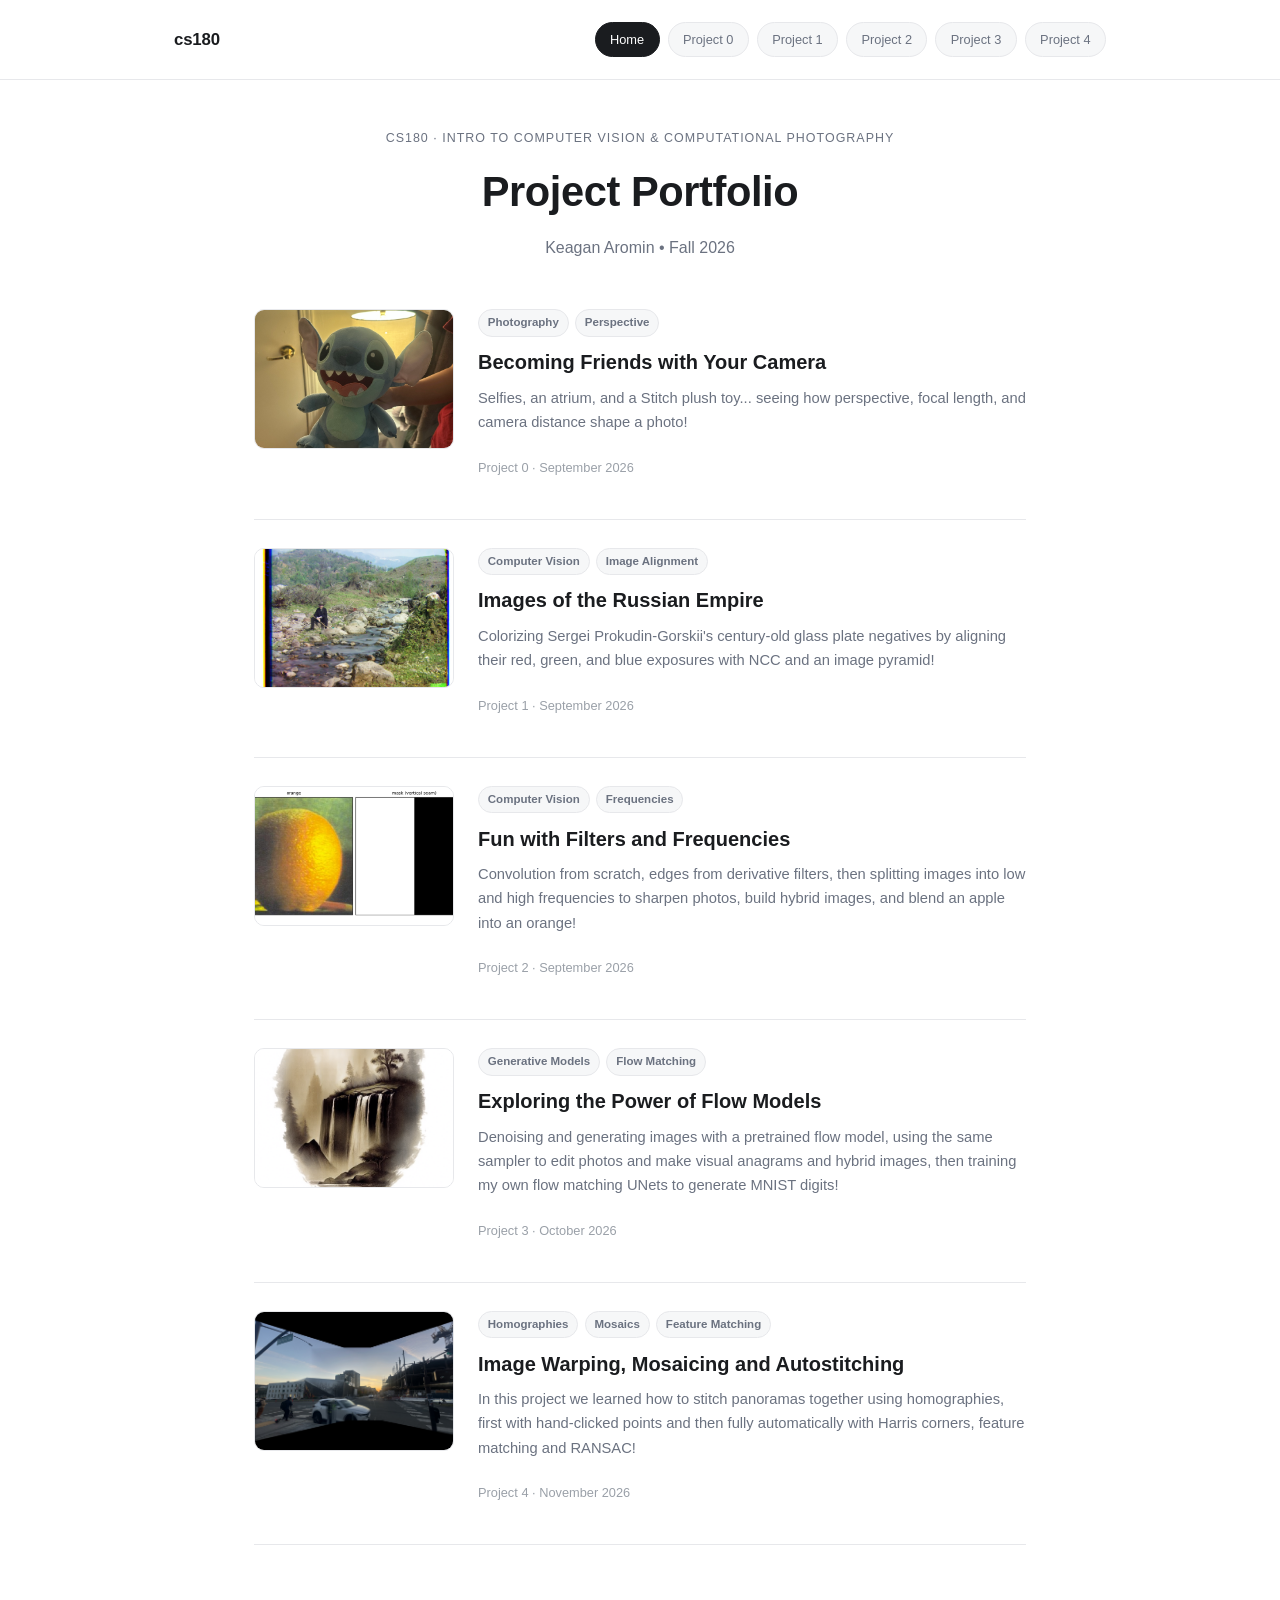
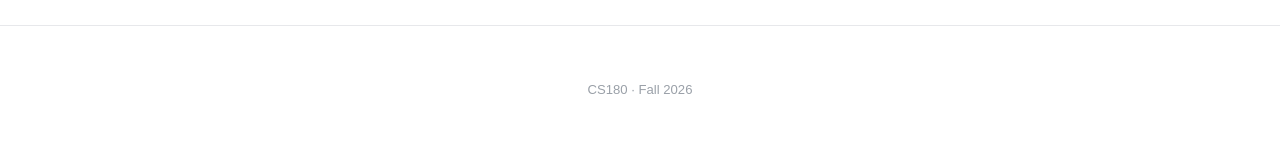
<file: index.html>
<!DOCTYPE html>
<html lang="en">
<head>
<meta charset="UTF-8">
<meta name="viewport" content="width=device-width, initial-scale=1.0">
<title>Keagan Aromin | CS180</title>
<link rel="stylesheet" href="assets/style.css">
</head>
<body>

<div class="site-header-wrap">
  <header class="site-header">
    <a class="logo" href="index.html">cs180</a>
    <nav class="site-nav">
      <a class="pill active" href="index.html">Home</a>
      <a class="pill" href="proj0/index.html">Project 0</a>
      <a class="pill" href="proj1/index.html">Project 1</a>
      <a class="pill" href="proj2/index.html">Project 2</a>
      <a class="pill" href="proj3/index.html">Project 3</a>
      <a class="pill" href="proj4/index.html">Project 4</a>
    </nav>
  </header>
</div>

<div class="lede">
  <span class="eyebrow">CS180 &middot; Intro to Computer Vision &amp; Computational Photography</span>
  <h1>Project Portfolio</h1>
  <p>Keagan Aromin • Fall 2026</p>
</div>

<div class="post-list">

  <a class="post-row" href="proj0/index.html">
    <div class="post-thumb">
      <img src="proj0/images/part3/stills/04.jpg" alt="Dolly zoom still of a Stitch plush toy">
    </div>
    <div class="post-content">
      <div class="post-tags">
        <span class="tag">Photography</span>
        <span class="tag">Perspective</span>
      </div>
      <h2 class="post-title">Becoming Friends with Your Camera</h2>
      <p class="post-excerpt">
        Selfies, an atrium, and a Stitch plush toy... seeing how
        perspective, focal length, and camera distance shape a photo!
      </p>
      <p class="post-meta">Project 0 &middot; September 2026</p>
    </div>
  </a>

  <a class="post-row" href="proj1/index.html">
    <div class="post-thumb">
      <img src="proj1/images/self_portrait_out.jpg" alt="Colorized Prokudin-Gorskii self portrait">
    </div>
    <div class="post-content">
      <div class="post-tags">
        <span class="tag">Computer Vision</span>
        <span class="tag">Image Alignment</span>
      </div>
      <h2 class="post-title">Images of the Russian Empire</h2>
      <p class="post-excerpt">
        Colorizing Sergei Prokudin-Gorskii's century-old glass plate negatives
        by aligning their red, green, and blue exposures with NCC and an image pyramid!
      </p>
      <p class="post-meta">Project 1 &middot; September 2026</p>
    </div>
  </a>

  <a class="post-row" href="proj2/index.html">
    <div class="post-thumb">
      <img src="proj2/images/2_4_oraple.png" alt="Apple and orange blended into an oraple">
    </div>
    <div class="post-content">
      <div class="post-tags">
        <span class="tag">Computer Vision</span>
        <span class="tag">Frequencies</span>
      </div>
      <h2 class="post-title">Fun with Filters and Frequencies</h2>
      <p class="post-excerpt">
        Convolution from scratch, edges from derivative filters, then splitting images into
        low and high frequencies to sharpen photos, build hybrid images, and blend an apple
        into an orange!
      </p>
      <p class="post-meta">Project 2 &middot; September 2026</p>
    </div>
  </a>

  <a class="post-row" href="proj3/index.html">
    <div class="post-thumb">
      <img src="proj3/images/3_4_hybrid_1.png" alt="Flow model hybrid image of a waterfall and a skull">
    </div>
    <div class="post-content">
      <div class="post-tags">
        <span class="tag">Generative Models</span>
        <span class="tag">Flow Matching</span>
      </div>
      <h2 class="post-title">Exploring the Power of Flow Models</h2>
      <p class="post-excerpt">
        Denoising and generating images with a pretrained flow model, using the same sampler
        to edit photos and make visual anagrams and hybrid images, then training my own flow matching
        UNets to generate MNIST digits!
      </p>
      <p class="post-meta">Project 3 &middot; October 2026</p>
    </div>
  </a>

  <a class="post-row" href="proj4/index.html">
    <div class="post-thumb">
      <img src="proj4/images/b4_auto_mosaic3.jpg" alt="Automatically stitched mosaic from three photos">
    </div>
    <div class="post-content">
      <div class="post-tags">
        <span class="tag">Homographies</span>
        <span class="tag">Mosaics</span>
        <span class="tag">Feature Matching</span>
      </div>
      <h2 class="post-title">Image Warping, Mosaicing and Autostitching</h2>
      <p class="post-excerpt">
        In this project we learned how to stitch panoramas together using homographies, first with hand-clicked points and then fully automatically with Harris corners, feature matching and RANSAC!
      </p>
      <p class="post-meta">Project 4 &middot; November 2026</p>
    </div>
  </a>

</div>

<footer>
  <p>CS180 &middot; Fall 2026</p>
</footer>

</body>
</html>
</file>
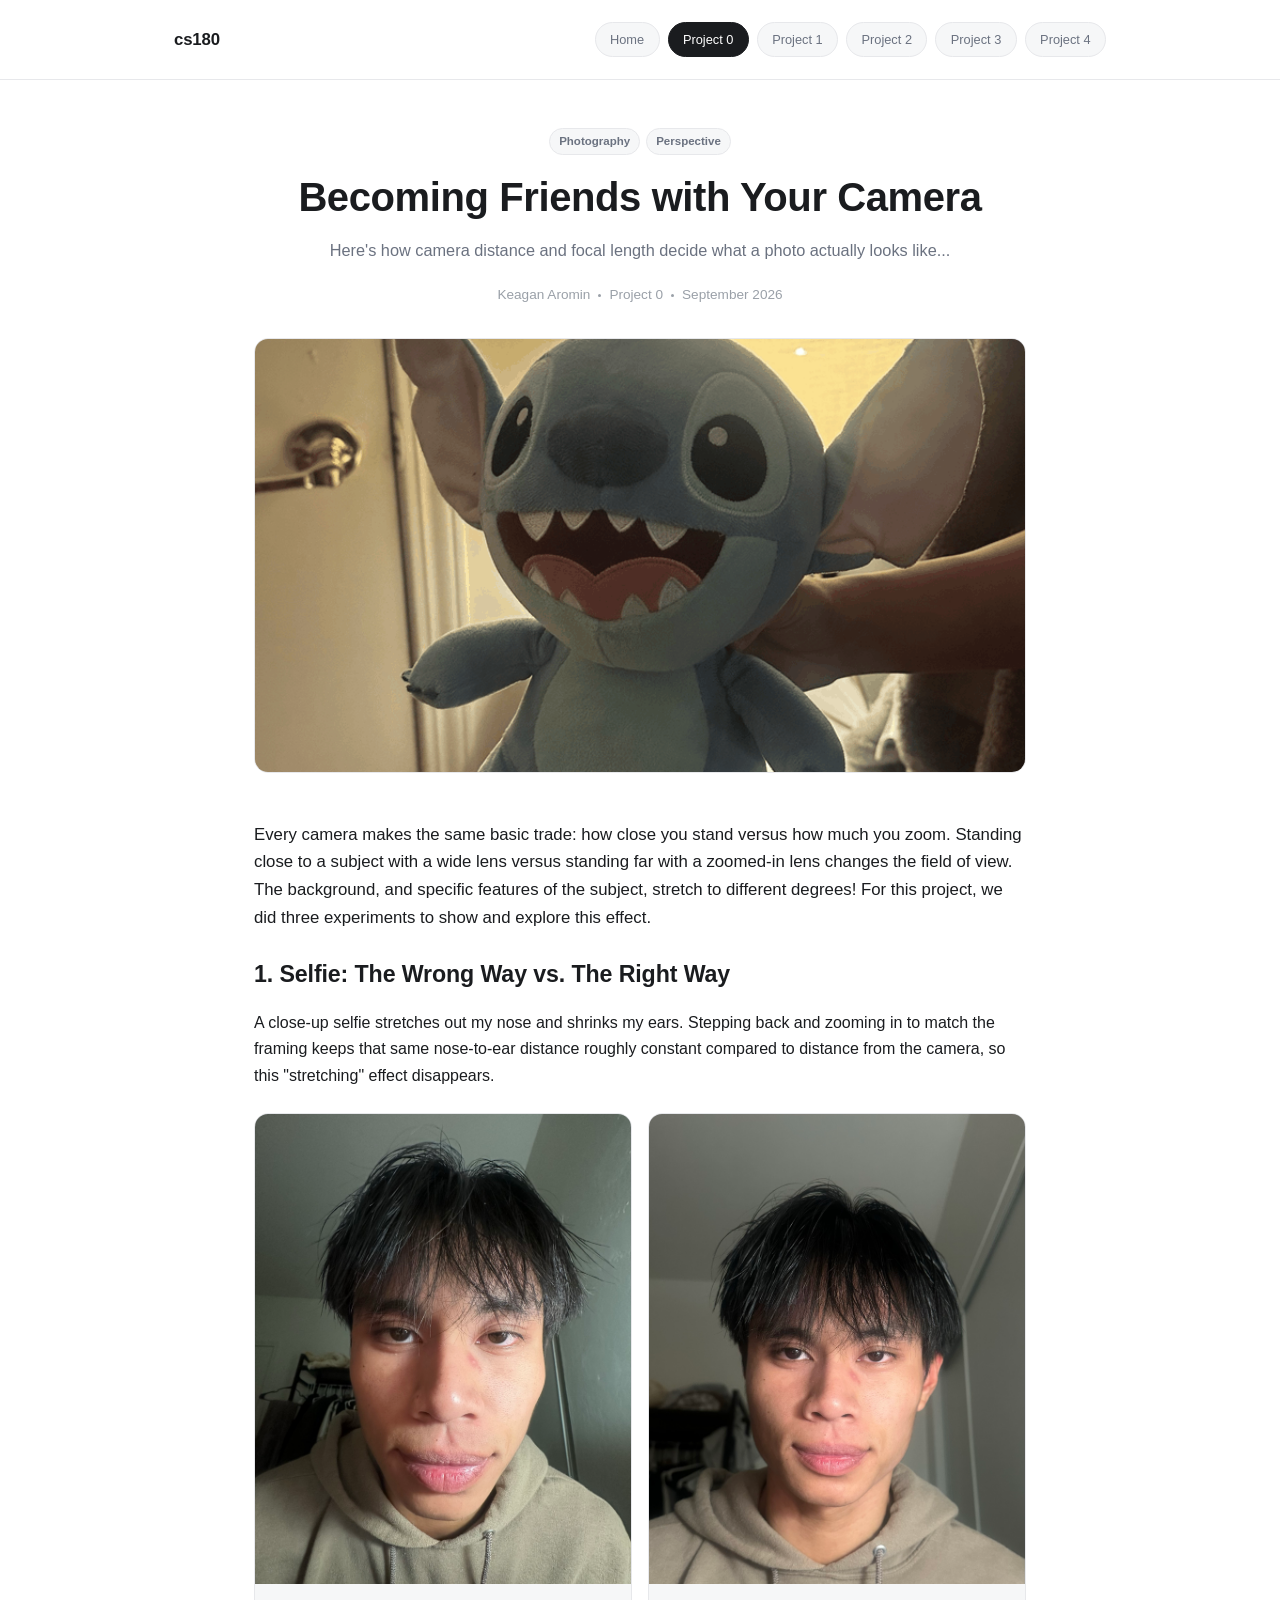
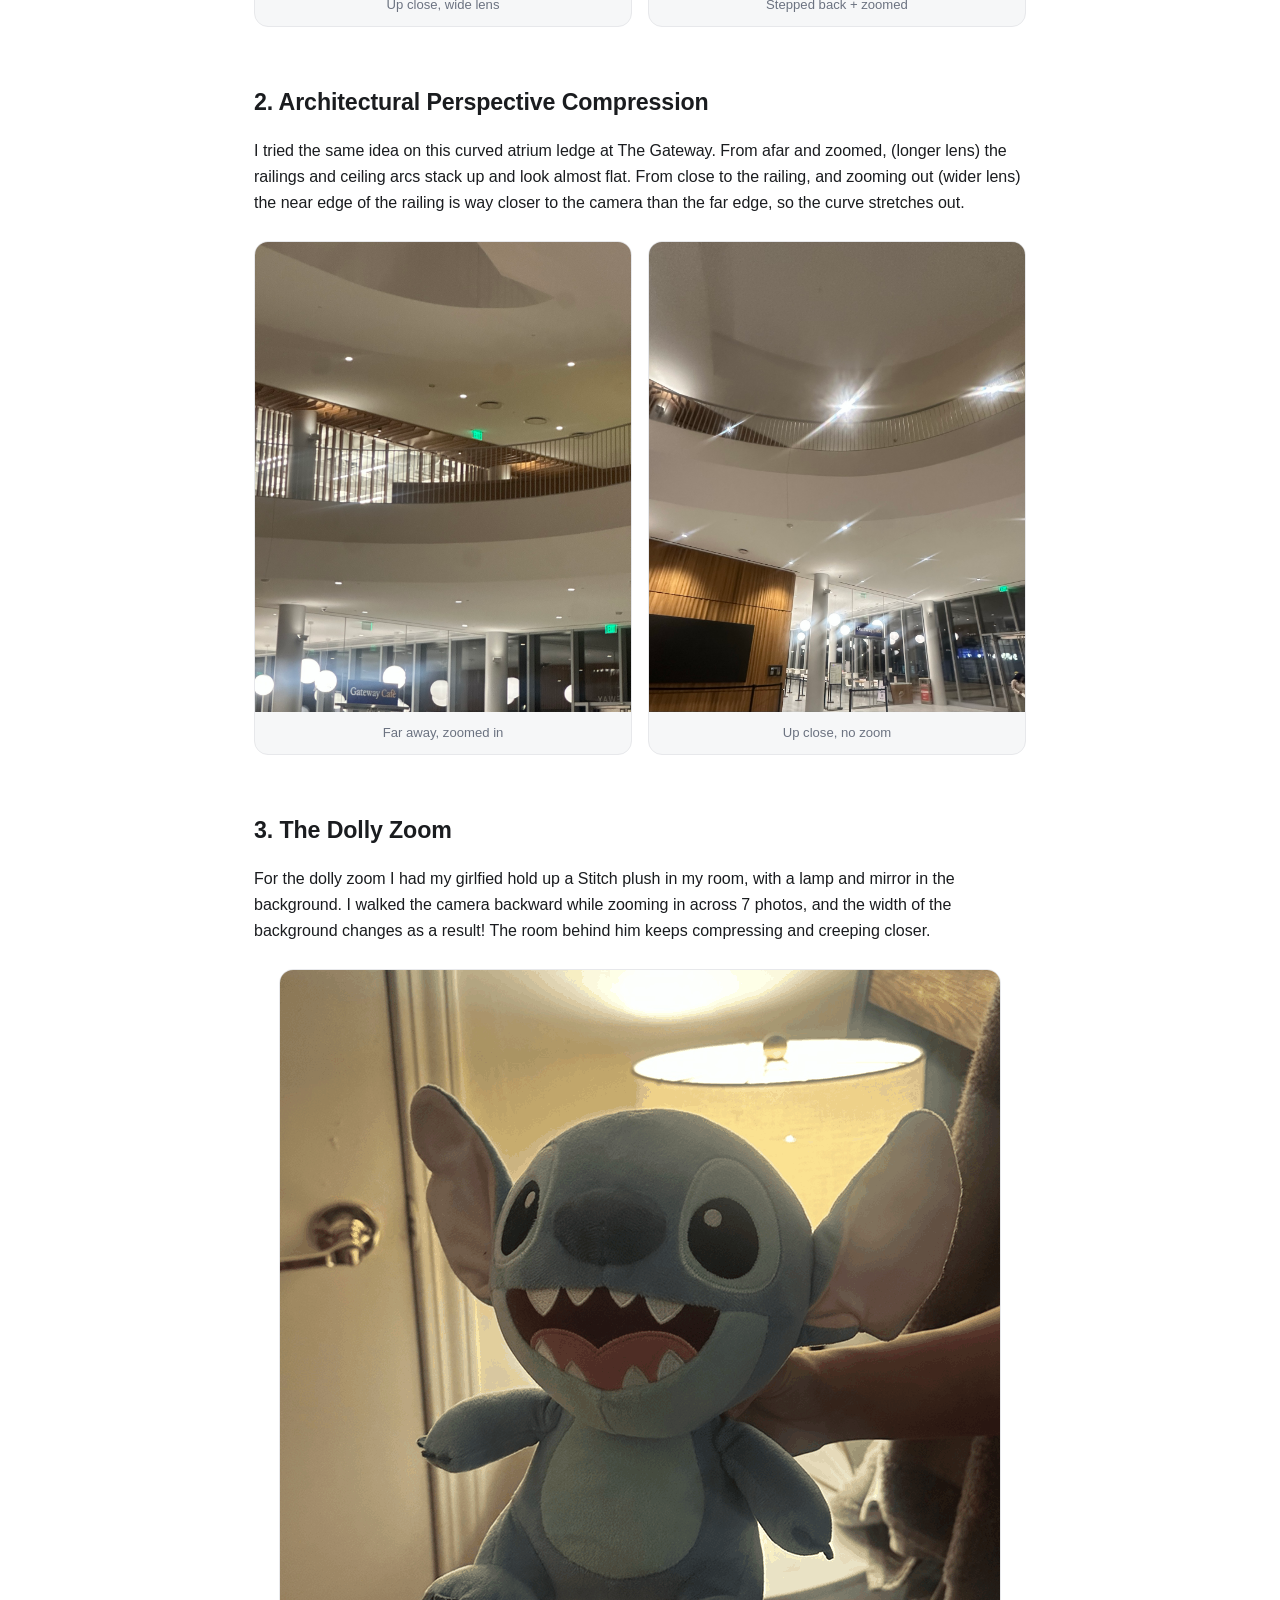
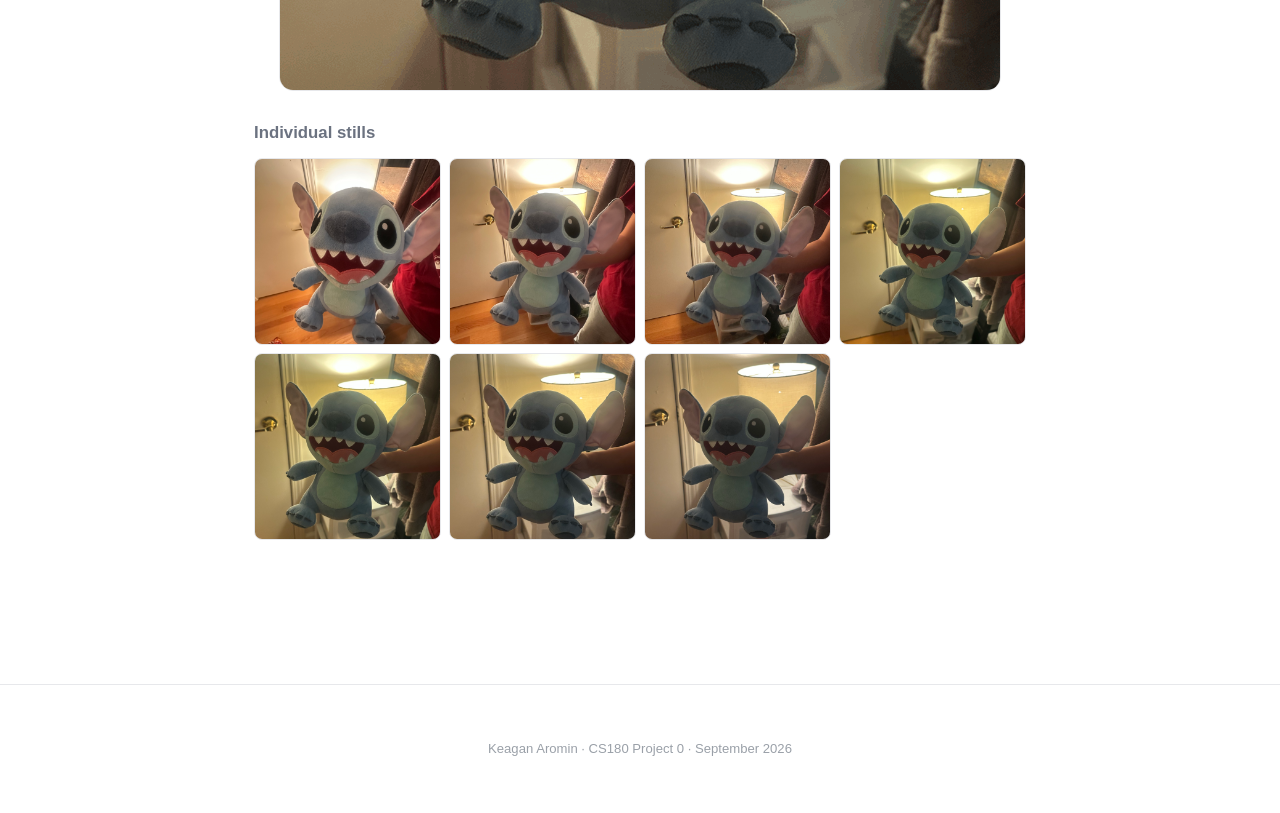
<file: proj0/index.html>
<!DOCTYPE html>
<html lang="en">
<head>
<meta charset="UTF-8">
<meta name="viewport" content="width=device-width, initial-scale=1.0">
<title>Proj0: Becoming Friends with Your Camera | CS180</title>
<link rel="stylesheet" href="../assets/style.css">
</head>
<body>

<div class="site-header-wrap">
  <header class="site-header">
    <a class="logo" href="../index.html">cs180</a>
    <nav class="site-nav">
      <a class="pill" href="../index.html">Home</a>
      <a class="pill active" href="index.html">Project 0</a>
      <a class="pill" href="../proj1/index.html">Project 1</a>
      <a class="pill" href="../proj2/index.html">Project 2</a>
      <a class="pill" href="../proj3/index.html">Project 3</a>
      <a class="pill" href="../proj4/index.html">Project 4</a>
    </nav>
  </header>
</div>

<div class="article-hero">
  <div class="tags">
    <span class="tag">Photography</span>
    <span class="tag">Perspective</span>
  </div>
  <h1>Becoming Friends with Your Camera</h1>
  <p class="excerpt">
    Here's how camera distance and focal length decide what a photo actually looks like...
  </p>
  <p class="article-meta">Keagan Aromin <span class="dot"></span> Project 0 <span class="dot"></span> September 2026</p>
</div>

<div class="hero-image">
  <img class="gif" src="images/part3/dolly_zoom.gif" alt="Dolly zoom animated GIF of a Stitch plush toy">
</div>

<main>

  <p class="prompt lead">
    Every camera makes the same basic trade: how close you stand versus how much you zoom.
    Standing close to a subject with a wide lens versus standing far with a zoomed-in lens changes the field of
    view. The background, and specific features of the subject, stretch to different degrees!
    For this project, we did three experiments to show and explore this effect.
  </p>

  <section id="part1" class="part">
    <h2>1. Selfie: The Wrong Way vs. The Right Way</h2>
    <p class="prompt">
      A close-up selfie stretches out my nose and shrinks my ears. Stepping back and zooming in to match the framing keeps
      that same nose-to-ear distance roughly constant compared to distance from the camera, so this "stretching" effect disappears.
    </p>

    <div class="compare">
      <figure>
        <img src="images/part1/close.jpg" alt="Close-up distorted selfie, 14mm ultra-wide" onerror="this.closest('figure').classList.add('missing')">
        <figcaption>Up close, wide lens</figcaption>
      </figure>
      <figure>
        <img src="images/part1/medium.jpg" alt="Selfie at medium distance, 24mm" onerror="this.closest('figure').classList.add('missing')">
        <figcaption>Stepped back + zoomed</figcaption>
      </figure>
    </div>
  </section>

  <section id="part2" class="part">
    <h2>2. Architectural Perspective Compression</h2>
    <p class="prompt">
      I tried the same idea on this curved atrium ledge at The Gateway. From afar and zoomed,
      (longer lens) the railings and ceiling arcs stack up and look almost flat. From close to the railing,
      and zooming out (wider lens) the near edge of the railing is way closer to the camera than the far 
      edge, so the curve stretches out.
    </p>

    <div class="compare">
      <figure>
        <img src="images/part2/zoomed_far.jpg" alt="Zoomed-in photo of atrium from far away, 77mm" onerror="this.closest('figure').classList.add('missing')">
        <figcaption>Far away, zoomed in</figcaption>
      </figure>
      <figure>
        <img src="images/part2/walked_close.jpg" alt="Wide-angle photo of atrium from close up, 14mm" onerror="this.closest('figure').classList.add('missing')">
        <figcaption>Up close, no zoom</figcaption>
      </figure>
    </div>
  </section>

  <section id="part3" class="part">
    <h2>3. The Dolly Zoom</h2>
    <p class="prompt">
      For the dolly zoom I had my girlfied hold up a Stitch plush in my room, with a lamp and mirror in the
      background. I walked the camera backward while zooming in across 7 photos, and the width of the background
      changes as a result! The room behind him keeps compressing and creeping closer.
    </p>

    <div class="gif-wrap">
      <img class="gif" src="images/part3/dolly_zoom.gif" alt="Dolly zoom animated GIF" onerror="this.closest('div').classList.add('missing')">
    </div>

    <h3 class="stills-heading">Individual stills</h3>
    <div class="stills-grid">
      <img src="images/part3/stills/01.jpg" alt="Dolly zoom still 1" onerror="this.style.display='none'">
      <img src="images/part3/stills/02.jpg" alt="Dolly zoom still 2" onerror="this.style.display='none'">
      <img src="images/part3/stills/03.jpg" alt="Dolly zoom still 3" onerror="this.style.display='none'">
      <img src="images/part3/stills/04.jpg" alt="Dolly zoom still 4" onerror="this.style.display='none'">
      <img src="images/part3/stills/05.jpg" alt="Dolly zoom still 5" onerror="this.style.display='none'">
      <img src="images/part3/stills/06.jpg" alt="Dolly zoom still 6" onerror="this.style.display='none'">
      <img src="images/part3/stills/07.jpg" alt="Dolly zoom still 7" onerror="this.style.display='none'">
    </div>
  </section>

</main>

<footer>
  <p>Keagan Aromin &middot; CS180 Project 0 &middot; September 2026</p>
</footer>

</body>
</html>
</file>
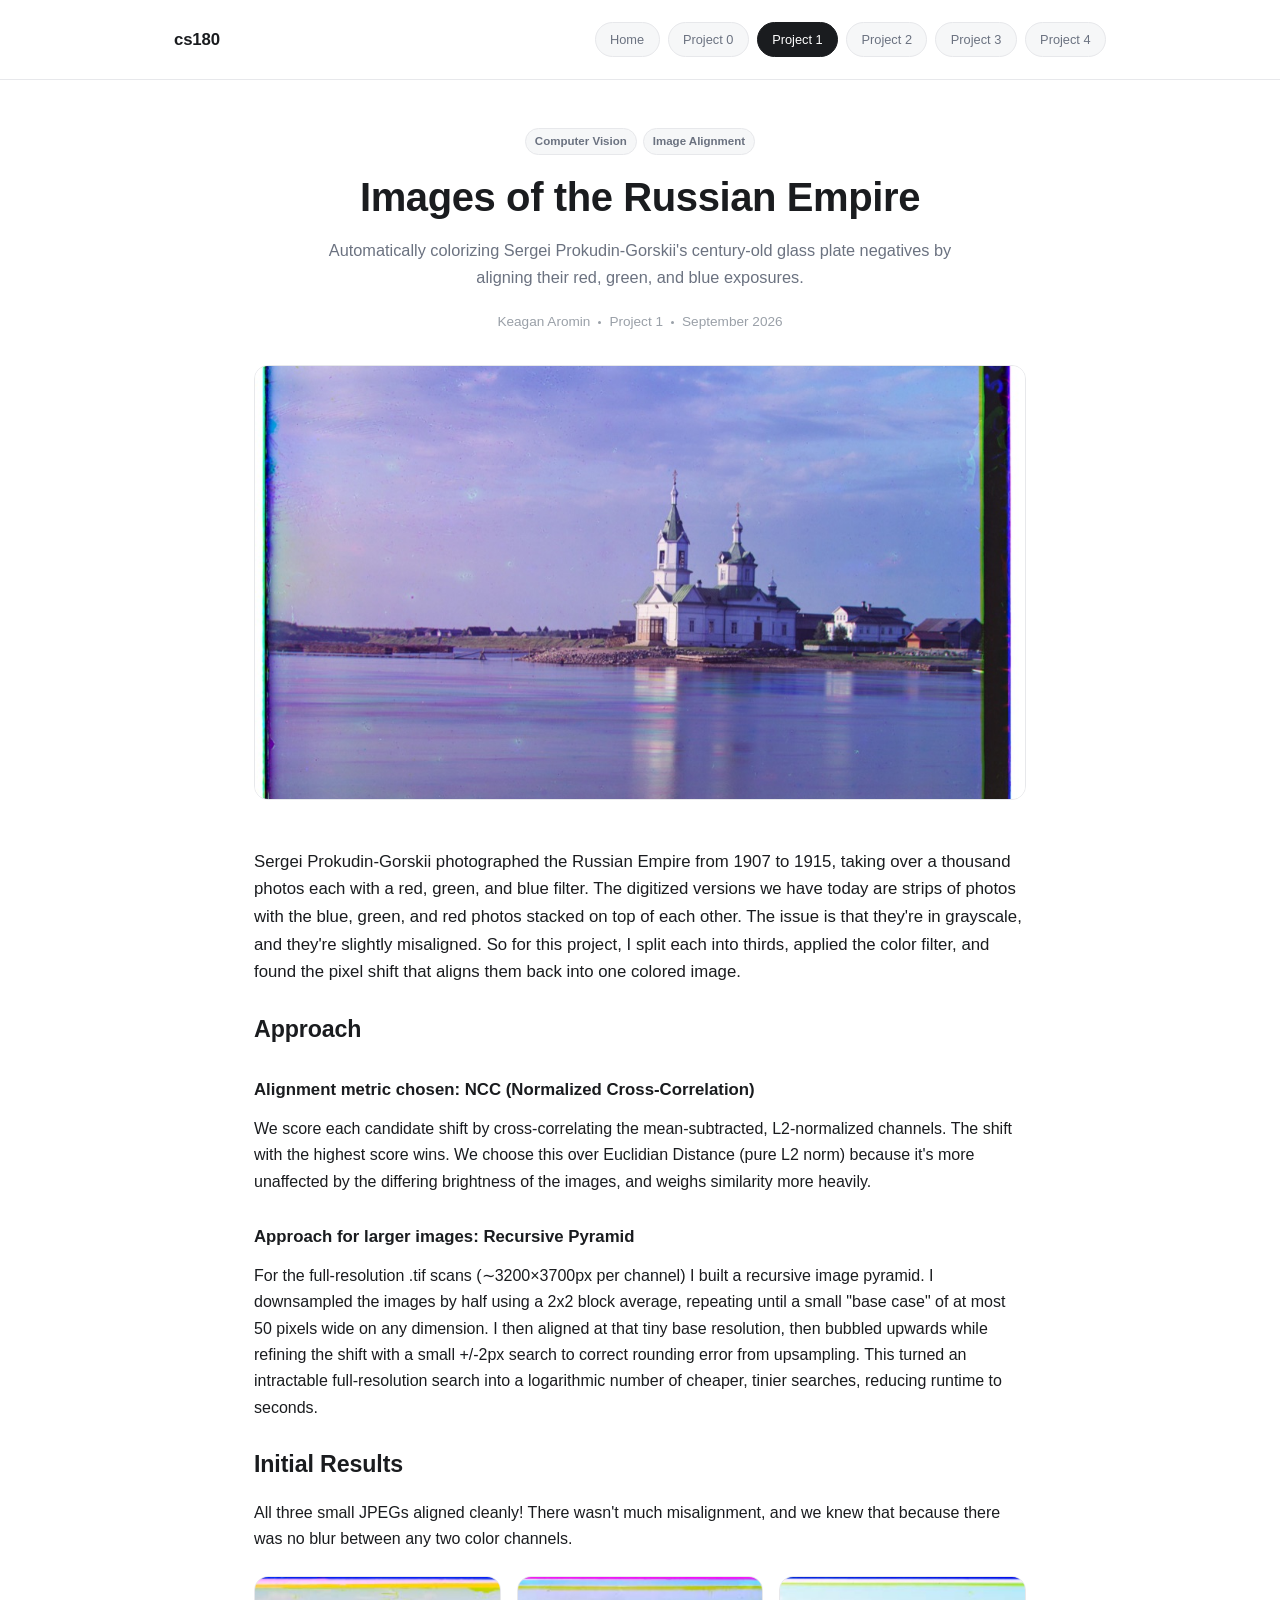
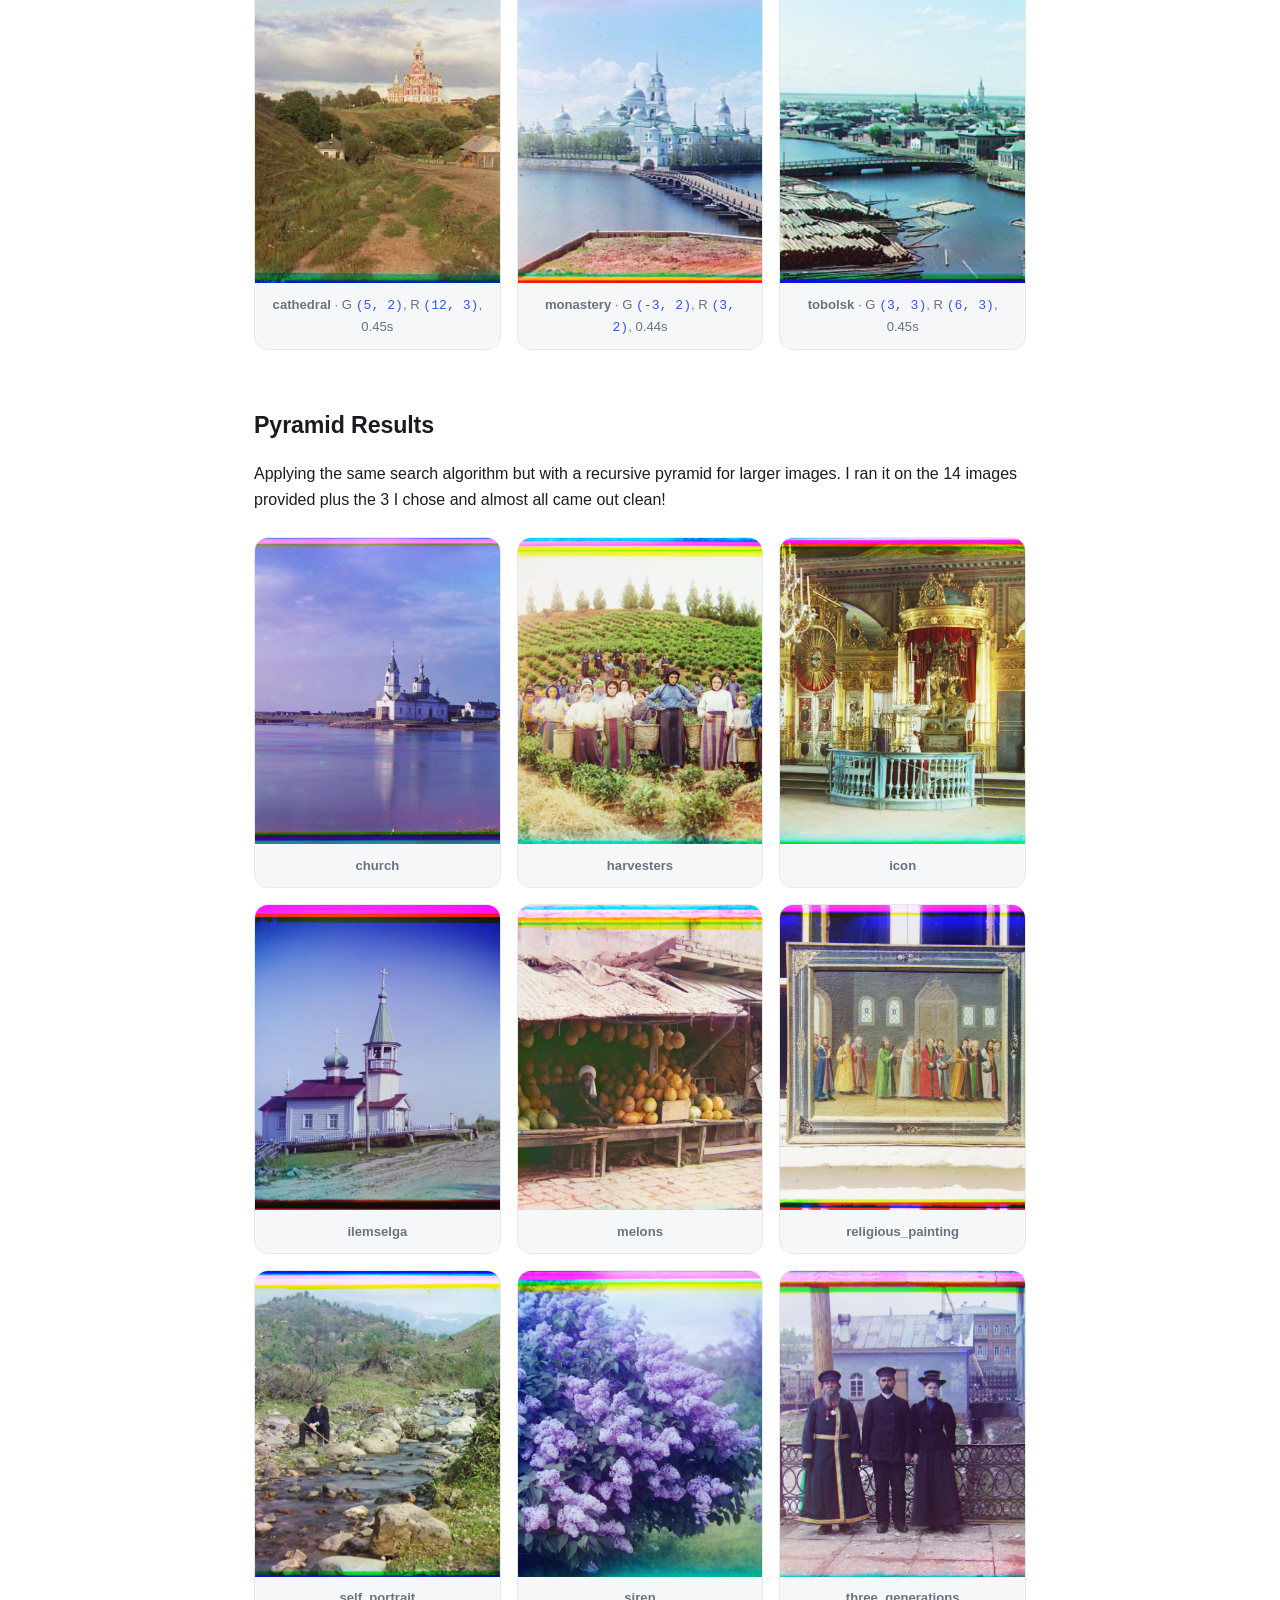
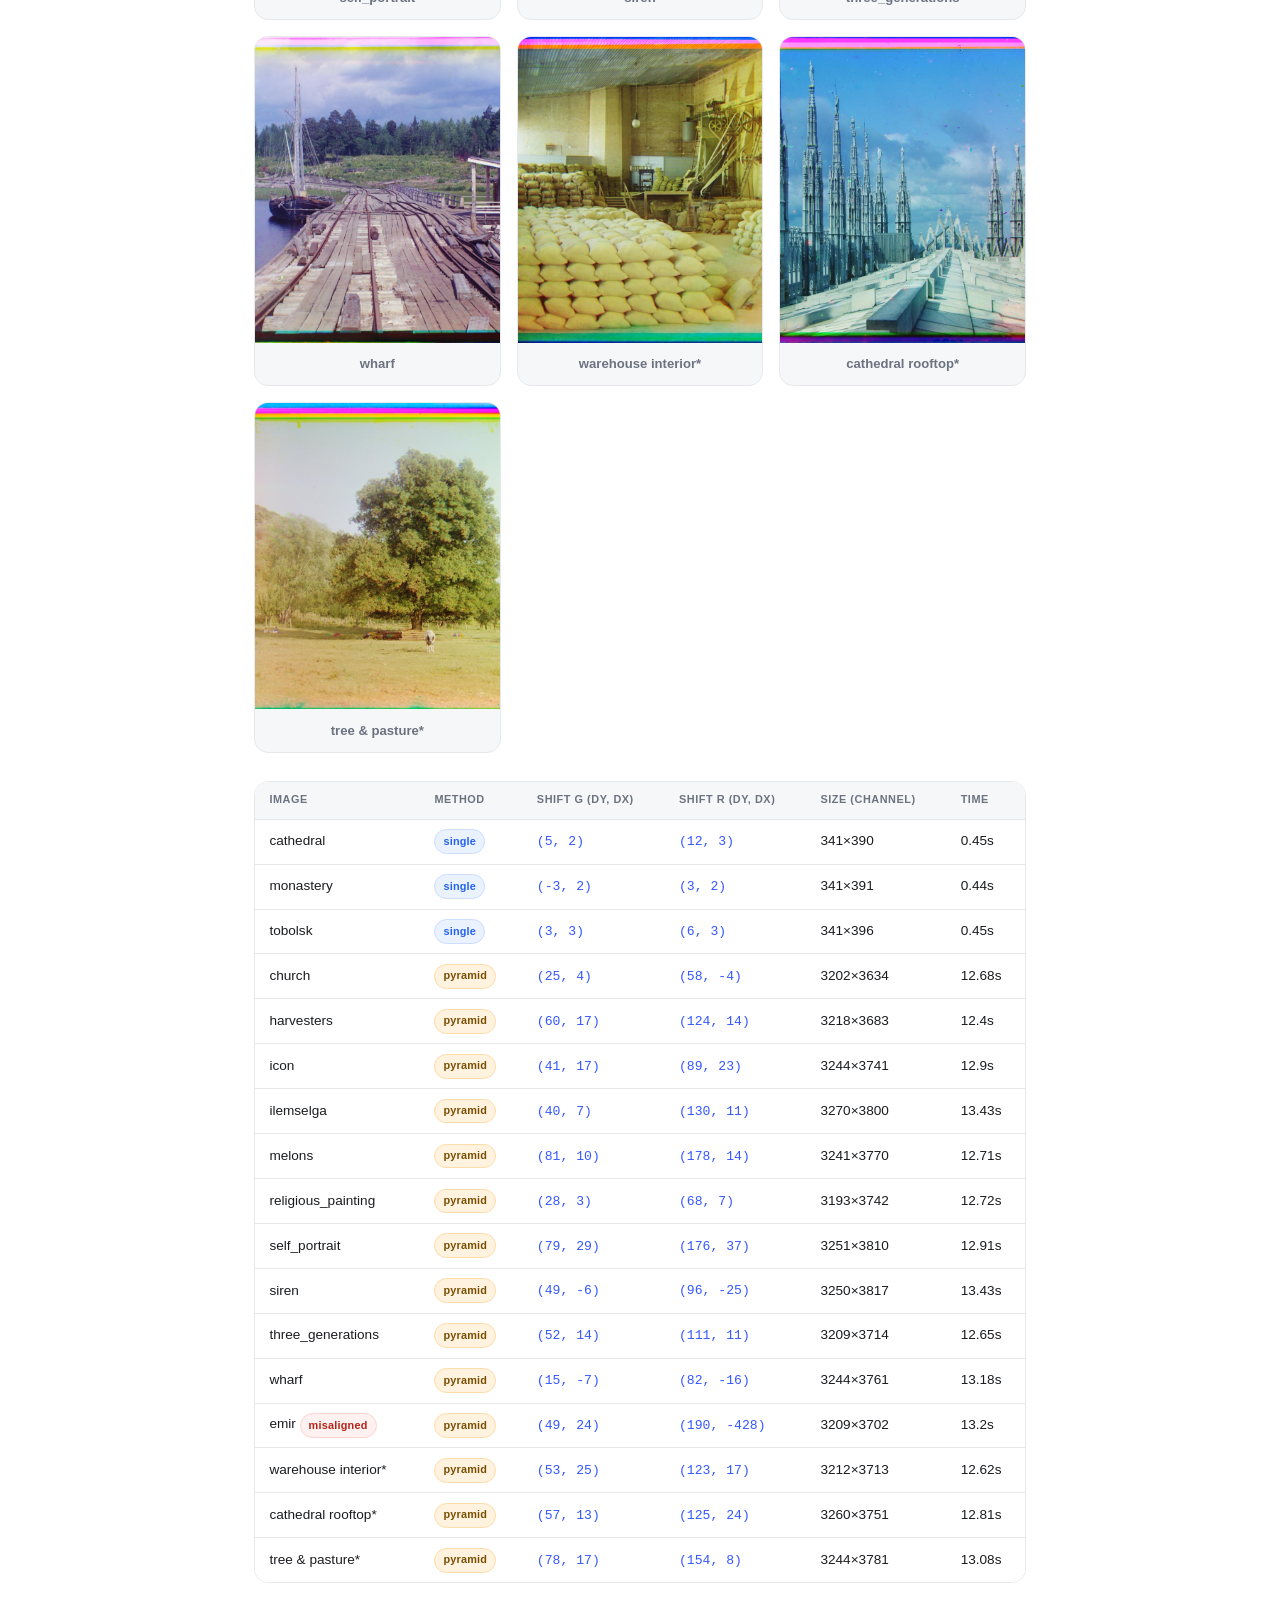
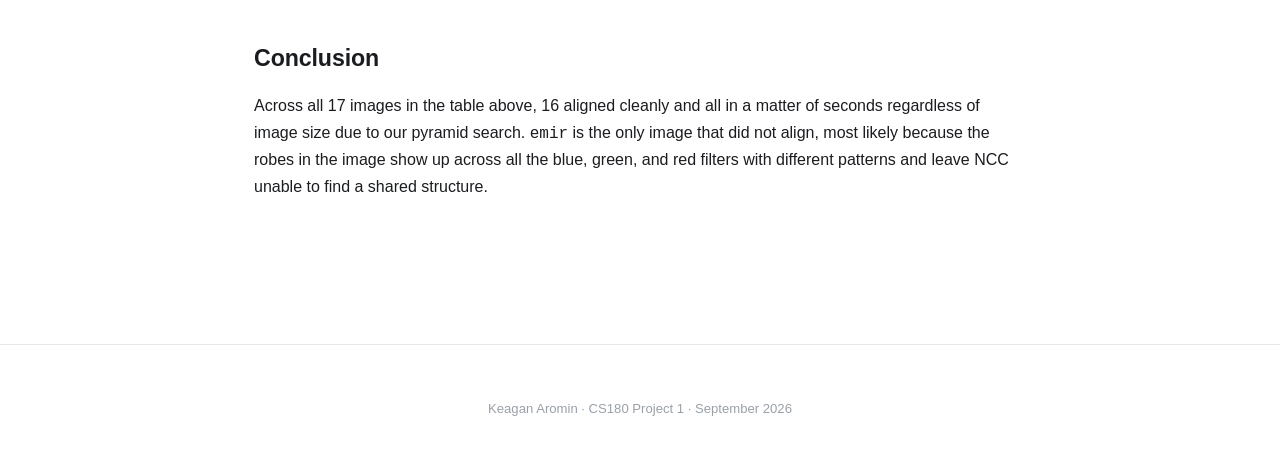
<file: proj1/index.html>
<!DOCTYPE html>
<html lang="en">
<head>
<meta charset="UTF-8">
<meta name="viewport" content="width=device-width, initial-scale=1.0">
<title>Proj1: Images of the Russian Empire | CS180</title>
<link rel="stylesheet" href="../assets/style.css">
</head>
<body>

<div class="site-header-wrap">
  <header class="site-header">
    <a class="logo" href="../index.html">cs180</a>
    <nav class="site-nav">
      <a class="pill" href="../index.html">Home</a>
      <a class="pill" href="../proj0/index.html">Project 0</a>
      <a class="pill active" href="index.html">Project 1</a>
      <a class="pill" href="../proj2/index.html">Project 2</a>
      <a class="pill" href="../proj3/index.html">Project 3</a>
      <a class="pill" href="../proj4/index.html">Project 4</a>
    </nav>
  </header>
</div>

<div class="article-hero">
  <div class="tags">
    <span class="tag">Computer Vision</span>
    <span class="tag">Image Alignment</span>
  </div>
  <h1>Images of the Russian Empire</h1>
  <p class="excerpt">
    Automatically colorizing Sergei Prokudin-Gorskii's century-old glass plate negatives by
    aligning their red, green, and blue exposures.
  </p>
  <p class="article-meta">Keagan Aromin <span class="dot"></span> Project 1 <span class="dot"></span> September 2026</p>
</div>

<div class="hero-image">
  <img src="images/church_out.jpg" alt="Colorized Prokudin-Gorskii photo of a church on a lake">
</div>

<main>

  <p class="prompt lead">
    Sergei Prokudin-Gorskii photographed the Russian Empire from 1907 to 1915, taking over a thousand photos each 
    with a red, green, and blue filter. The digitized versions we have today are strips of photos with the blue, green, and red
    photos stacked on top of each other. The issue is that they're in grayscale, and they're slightly misaligned. So for this project, 
    I split each into thirds, applied the color filter, and found the pixel shift that aligns them back into one colored image.
  </p>

  <section id="approach" class="part">
    <h2>Approach</h2>

    <h3>Alignment metric chosen: NCC (Normalized Cross-Correlation)</h3>
    <p class="prompt">
      We score each candidate shift by cross-correlating the mean-subtracted, L2-normalized channels. The shift with the highest score wins. We choose this over Euclidian Distance (pure L2 norm) because it's more unaffected by the differing brightness of the images, and weighs similarity more heavily.
    </p>
    
    <h3>Approach for larger images: Recursive Pyramid</h3>
    <p class="prompt">
      For the full-resolution .tif scans (&sim;3200&times;3700px per channel) I
      built a recursive image pyramid. I downsampled the images by half using a 2x2 block average, repeating until a small "base case"
      of at most 50 pixels wide on any dimension. I then aligned at that tiny base resolution, then bubbled upwards while refining the shift with a small +/-2px search to correct rounding error from upsampling.
      This turned an intractable full-resolution search into a logarithmic number of cheaper, tinier searches, reducing runtime to seconds.
    </p>

  <section id="results" class="part">
    <h2>Initial Results</h2>
    <p class="prompt">All three small JPEGs aligned cleanly! There wasn't much misalignment, and we knew that because there was no blur between any two color channels. </p>

    <div class="gallery">
      <figure>
        <img src="images/cathedral_out.jpg" alt="Colorized cathedral" onerror="this.closest('figure').classList.add('missing')">
        <figcaption><strong>cathedral</strong> &middot; G <code>(5, 2)</code>, R <code>(12, 3)</code>, 0.45s</figcaption>
      </figure>
      <figure>
        <img src="images/monastery_out.jpg" alt="Colorized monastery" onerror="this.closest('figure').classList.add('missing')">
        <figcaption><strong>monastery</strong> &middot; G <code>(-3, 2)</code>, R <code>(3, 2)</code>, 0.44s</figcaption>
      </figure>
      <figure>
        <img src="images/tobolsk_out.jpg" alt="Colorized tobolsk" onerror="this.closest('figure').classList.add('missing')">
        <figcaption><strong>tobolsk</strong> &middot; G <code>(3, 3)</code>, R <code>(6, 3)</code>, 0.45s</figcaption>
      </figure>
    </div>
  </section>

  <section id="pyramid" class="part">
    <h2>Pyramid Results</h2>
    <p class="prompt">
      Applying the same search algorithm but with a recursive pyramid for larger images. I ran it on the 14 images provided plus the 3 I chose and almost all came out clean!
    </p>

    <div class="gallery">
      <figure><img src="images/church_out.jpg" alt="Colorized church" onerror="this.closest('figure').classList.add('missing')"><figcaption><strong>church</strong></figcaption></figure>
      <figure><img src="images/harvesters_out.jpg" alt="Colorized harvesters" onerror="this.closest('figure').classList.add('missing')"><figcaption><strong>harvesters</strong></figcaption></figure>
      <figure><img src="images/icon_out.jpg" alt="Colorized icon" onerror="this.closest('figure').classList.add('missing')"><figcaption><strong>icon</strong></figcaption></figure>
      <figure><img src="images/ilemselga_out.jpg" alt="Colorized ilemselga" onerror="this.closest('figure').classList.add('missing')"><figcaption><strong>ilemselga</strong></figcaption></figure>
      <figure><img src="images/melons_out.jpg" alt="Colorized melons" onerror="this.closest('figure').classList.add('missing')"><figcaption><strong>melons</strong></figcaption></figure>
      <figure><img src="images/religous_painting_out.jpg" alt="Colorized religious painting" onerror="this.closest('figure').classList.add('missing')"><figcaption><strong>religious_painting</strong></figcaption></figure>
      <figure><img src="images/self_portrait_out.jpg" alt="Colorized self portrait" onerror="this.closest('figure').classList.add('missing')"><figcaption><strong>self_portrait</strong></figcaption></figure>
      <figure><img src="images/siren_out.jpg" alt="Colorized siren (lilacs)" onerror="this.closest('figure').classList.add('missing')"><figcaption><strong>siren</strong></figcaption></figure>
      <figure><img src="images/three_generations_out.jpg" alt="Colorized three generations" onerror="this.closest('figure').classList.add('missing')"><figcaption><strong>three_generations</strong></figcaption></figure>
      <figure><img src="images/wharf_out.jpg" alt="Colorized wharf" onerror="this.closest('figure').classList.add('missing')"><figcaption><strong>wharf</strong></figcaption></figure>
      <figure>
        <img src="images/new1_out.jpg" alt="Grain sacks warehouse, own selection 1" onerror="this.closest('figure').classList.add('missing')">
        <figcaption><strong>warehouse interior*</strong></figcaption>
      </figure>
      <figure>
        <img src="images/new2_out.jpg" alt="Cathedral rooftop spires, own selection 2" onerror="this.closest('figure').classList.add('missing')">
        <figcaption><strong>cathedral rooftop*</strong></figcaption>
      </figure>
      <figure>
        <img src="images/new3_out.jpg" alt="Tree and pasture, own selection 3" onerror="this.closest('figure').classList.add('missing')">
        <figcaption><strong>tree & pasture*</strong></figcaption>
      </figure>
    </div>

    <div class="table-wrap">
      <table>
        <thead>
          <tr>
            <th>Image</th>
            <th>Method</th>
            <th>Shift G (dy, dx)</th>
            <th>Shift R (dy, dx)</th>
            <th>Size (channel)</th>
            <th>Time</th>
          </tr>
        </thead>
        <tbody>
          <tr><td>cathedral</td><td><span class="badge badge-single">single</span></td><td><code>(5, 2)</code></td><td><code>(12, 3)</code></td><td>341&times;390</td><td>0.45s</td></tr>
          <tr><td>monastery</td><td><span class="badge badge-single">single</span></td><td><code>(-3, 2)</code></td><td><code>(3, 2)</code></td><td>341&times;391</td><td>0.44s</td></tr>
          <tr><td>tobolsk</td><td><span class="badge badge-single">single</span></td><td><code>(3, 3)</code></td><td><code>(6, 3)</code></td><td>341&times;396</td><td>0.45s</td></tr>
          <tr><td>church</td><td><span class="badge badge-pyramid">pyramid</span></td><td><code>(25, 4)</code></td><td><code>(58, -4)</code></td><td>3202&times;3634</td><td>12.68s</td></tr>
          <tr><td>harvesters</td><td><span class="badge badge-pyramid">pyramid</span></td><td><code>(60, 17)</code></td><td><code>(124, 14)</code></td><td>3218&times;3683</td><td>12.4s</td></tr>
          <tr><td>icon</td><td><span class="badge badge-pyramid">pyramid</span></td><td><code>(41, 17)</code></td><td><code>(89, 23)</code></td><td>3244&times;3741</td><td>12.9s</td></tr>
          <tr><td>ilemselga</td><td><span class="badge badge-pyramid">pyramid</span></td><td><code>(40, 7)</code></td><td><code>(130, 11)</code></td><td>3270&times;3800</td><td>13.43s</td></tr>
          <tr><td>melons</td><td><span class="badge badge-pyramid">pyramid</span></td><td><code>(81, 10)</code></td><td><code>(178, 14)</code></td><td>3241&times;3770</td><td>12.71s</td></tr>
          <tr><td>religious_painting</td><td><span class="badge badge-pyramid">pyramid</span></td><td><code>(28, 3)</code></td><td><code>(68, 7)</code></td><td>3193&times;3742</td><td>12.72s</td></tr>
          <tr><td>self_portrait</td><td><span class="badge badge-pyramid">pyramid</span></td><td><code>(79, 29)</code></td><td><code>(176, 37)</code></td><td>3251&times;3810</td><td>12.91s</td></tr>
          <tr><td>siren</td><td><span class="badge badge-pyramid">pyramid</span></td><td><code>(49, -6)</code></td><td><code>(96, -25)</code></td><td>3250&times;3817</td><td>13.43s</td></tr>
          <tr><td>three_generations</td><td><span class="badge badge-pyramid">pyramid</span></td><td><code>(52, 14)</code></td><td><code>(111, 11)</code></td><td>3209&times;3714</td><td>12.65s</td></tr>
          <tr><td>wharf</td><td><span class="badge badge-pyramid">pyramid</span></td><td><code>(15, -7)</code></td><td><code>(82, -16)</code></td><td>3244&times;3761</td><td>13.18s</td></tr>
          <tr><td>emir <span class="badge badge-fail">misaligned</span></td><td><span class="badge badge-pyramid">pyramid</span></td><td><code>(49, 24)</code></td><td><code>(190, -428)</code></td><td>3209&times;3702</td><td>13.2s</td></tr>
          <tr><td>warehouse interior*</td><td><span class="badge badge-pyramid">pyramid</span></td><td><code>(53, 25)</code></td><td><code>(123, 17)</code></td><td>3212&times;3713</td><td>12.62s</td></tr>
          <tr><td>cathedral rooftop*</td><td><span class="badge badge-pyramid">pyramid</span></td><td><code>(57, 13)</code></td><td><code>(125, 24)</code></td><td>3260&times;3751</td><td>12.81s</td></tr>
          <tr><td>tree & pasture*</td><td><span class="badge badge-pyramid">pyramid</span></td><td><code>(78, 17)</code></td><td><code>(154, 8)</code></td><td>3244&times;3781</td><td>13.08s</td></tr>
        </tbody>
      </table>
    </div>
  </section>

  <section id="failures" class="part">
    <h2>Conclusion</h2>
    <p class="prompt">
      Across all 17 images in the table above, 16 aligned cleanly and all in a matter of seconds
      regardless of image size due to our pyramid search. <code>emir</code> is the only image
      that did not align, most likely because the robes in the image show up across all the blue, green, and red filters with 
      different patterns and leave NCC unable to find a shared structure.
    </p>
  </section>
</main>

<footer>
  <p>Keagan Aromin &middot; CS180 Project 1 &middot; September 2026</p>
</footer>

</body>
</html>
</file>
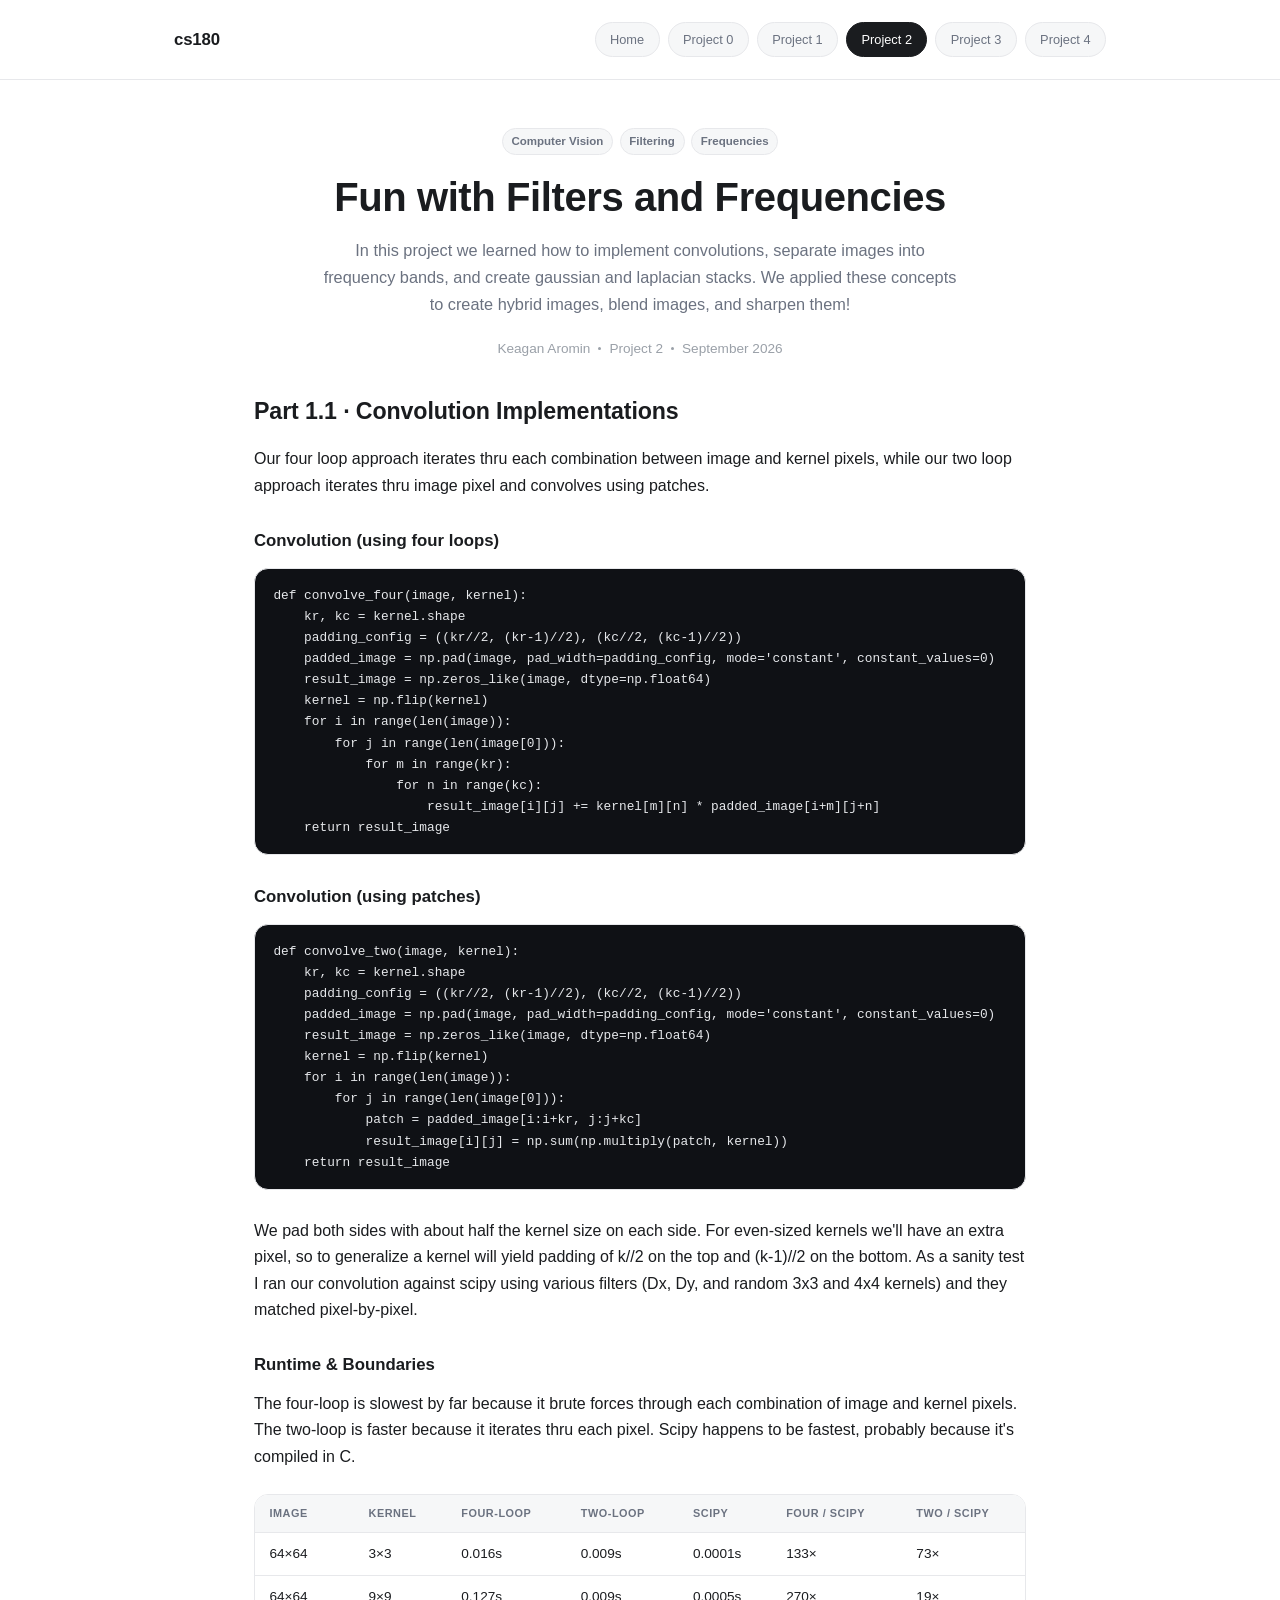
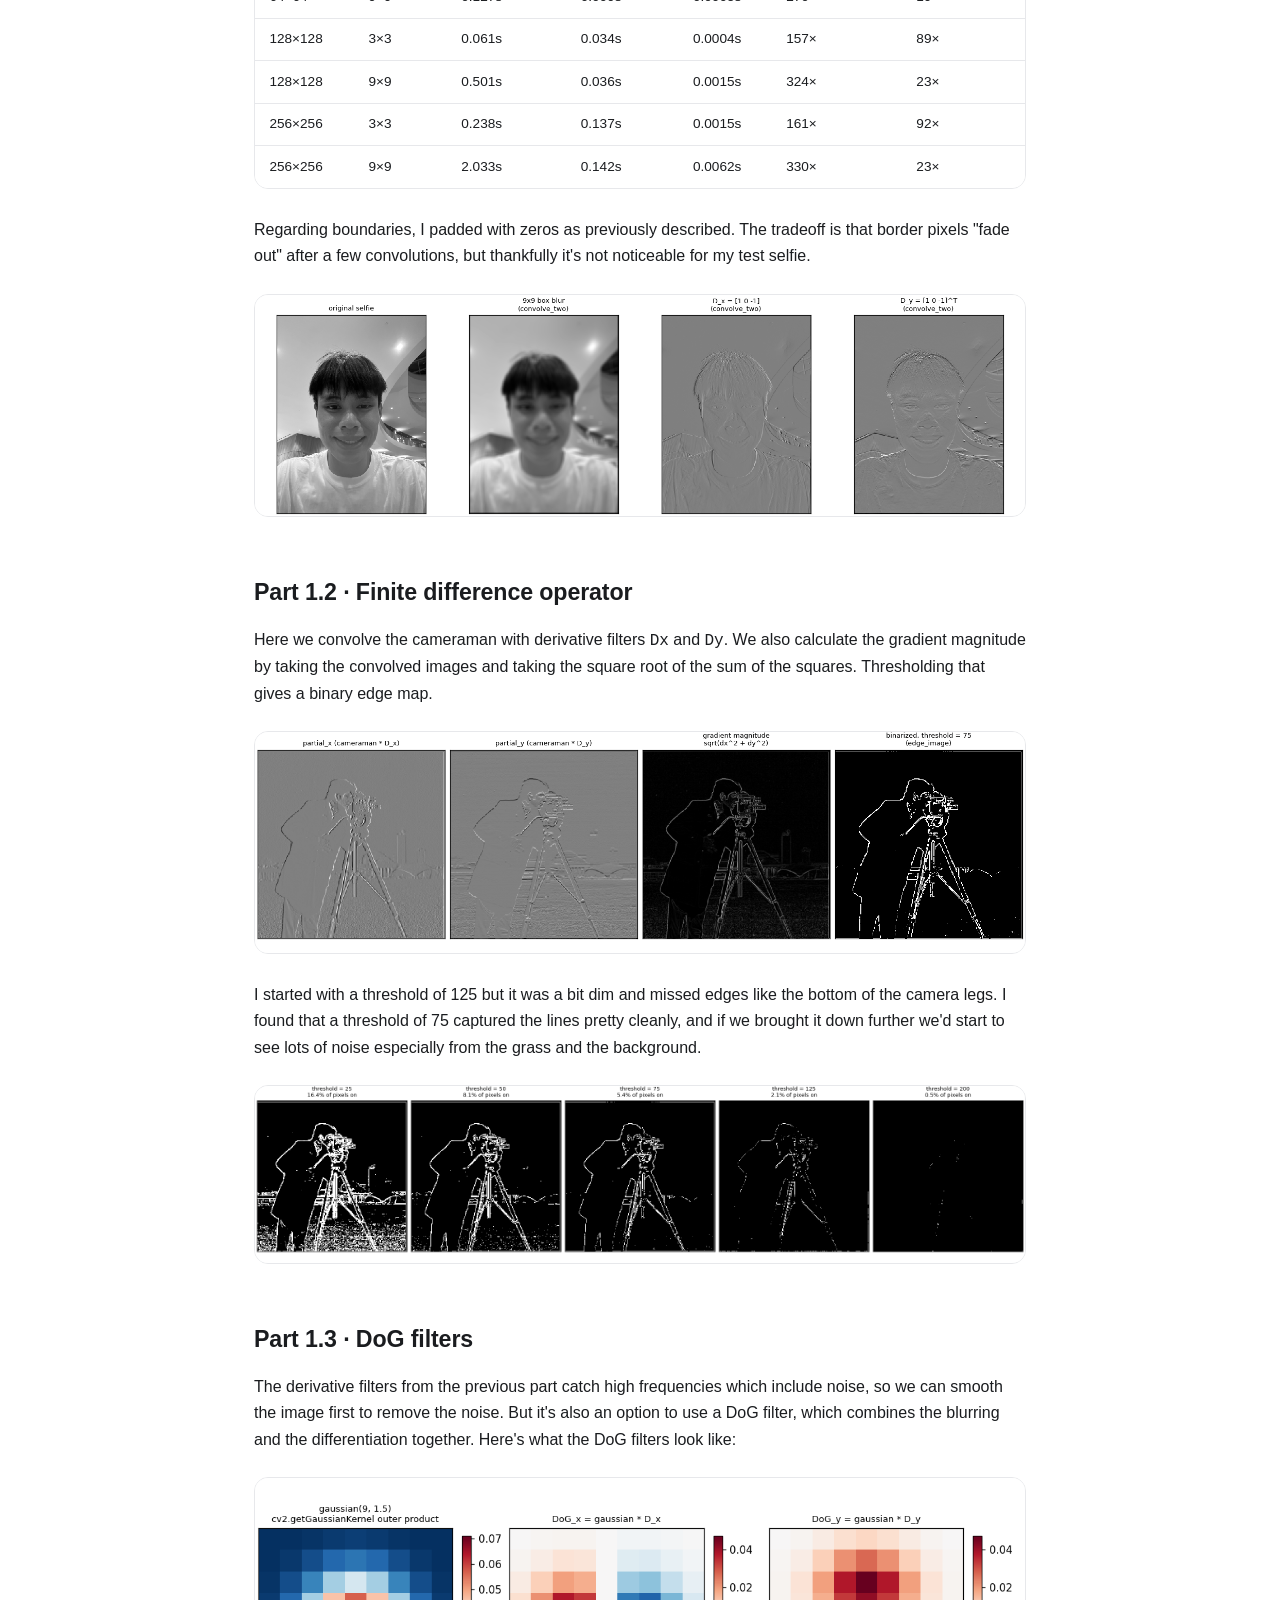
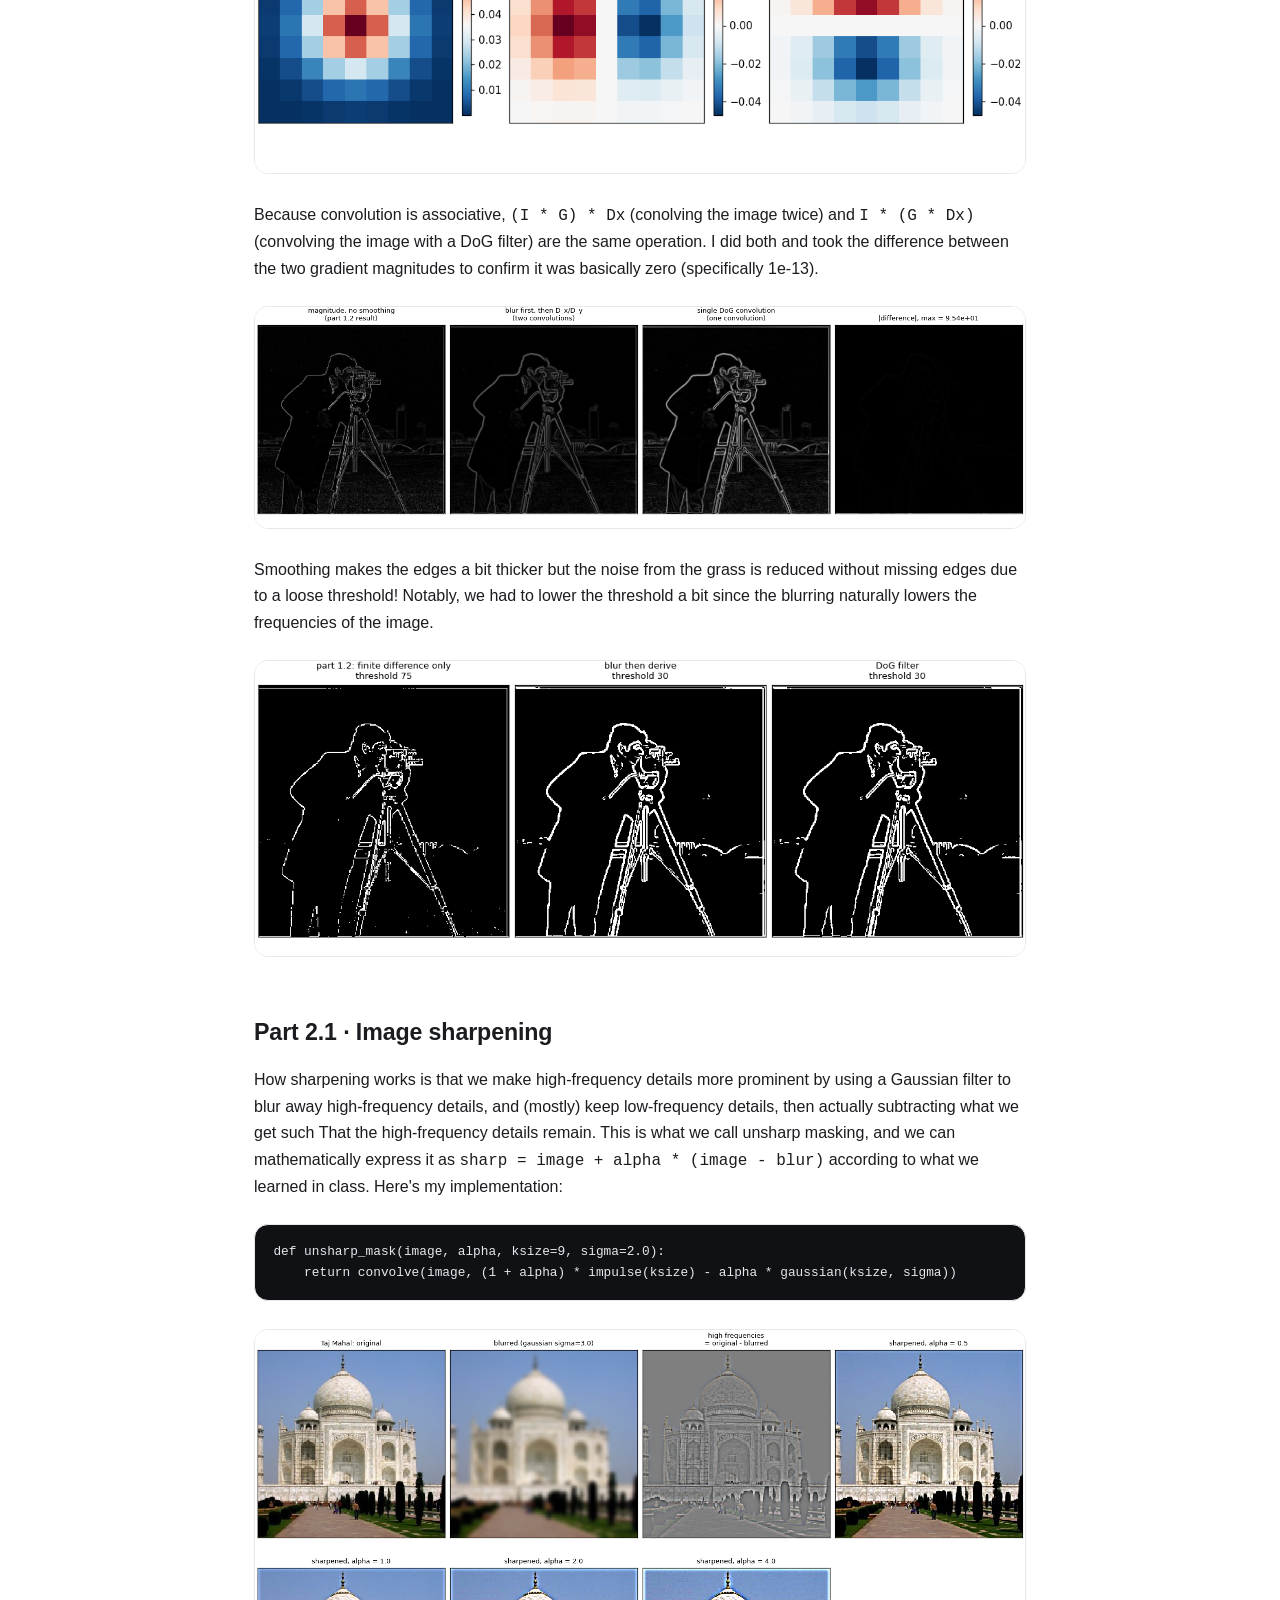
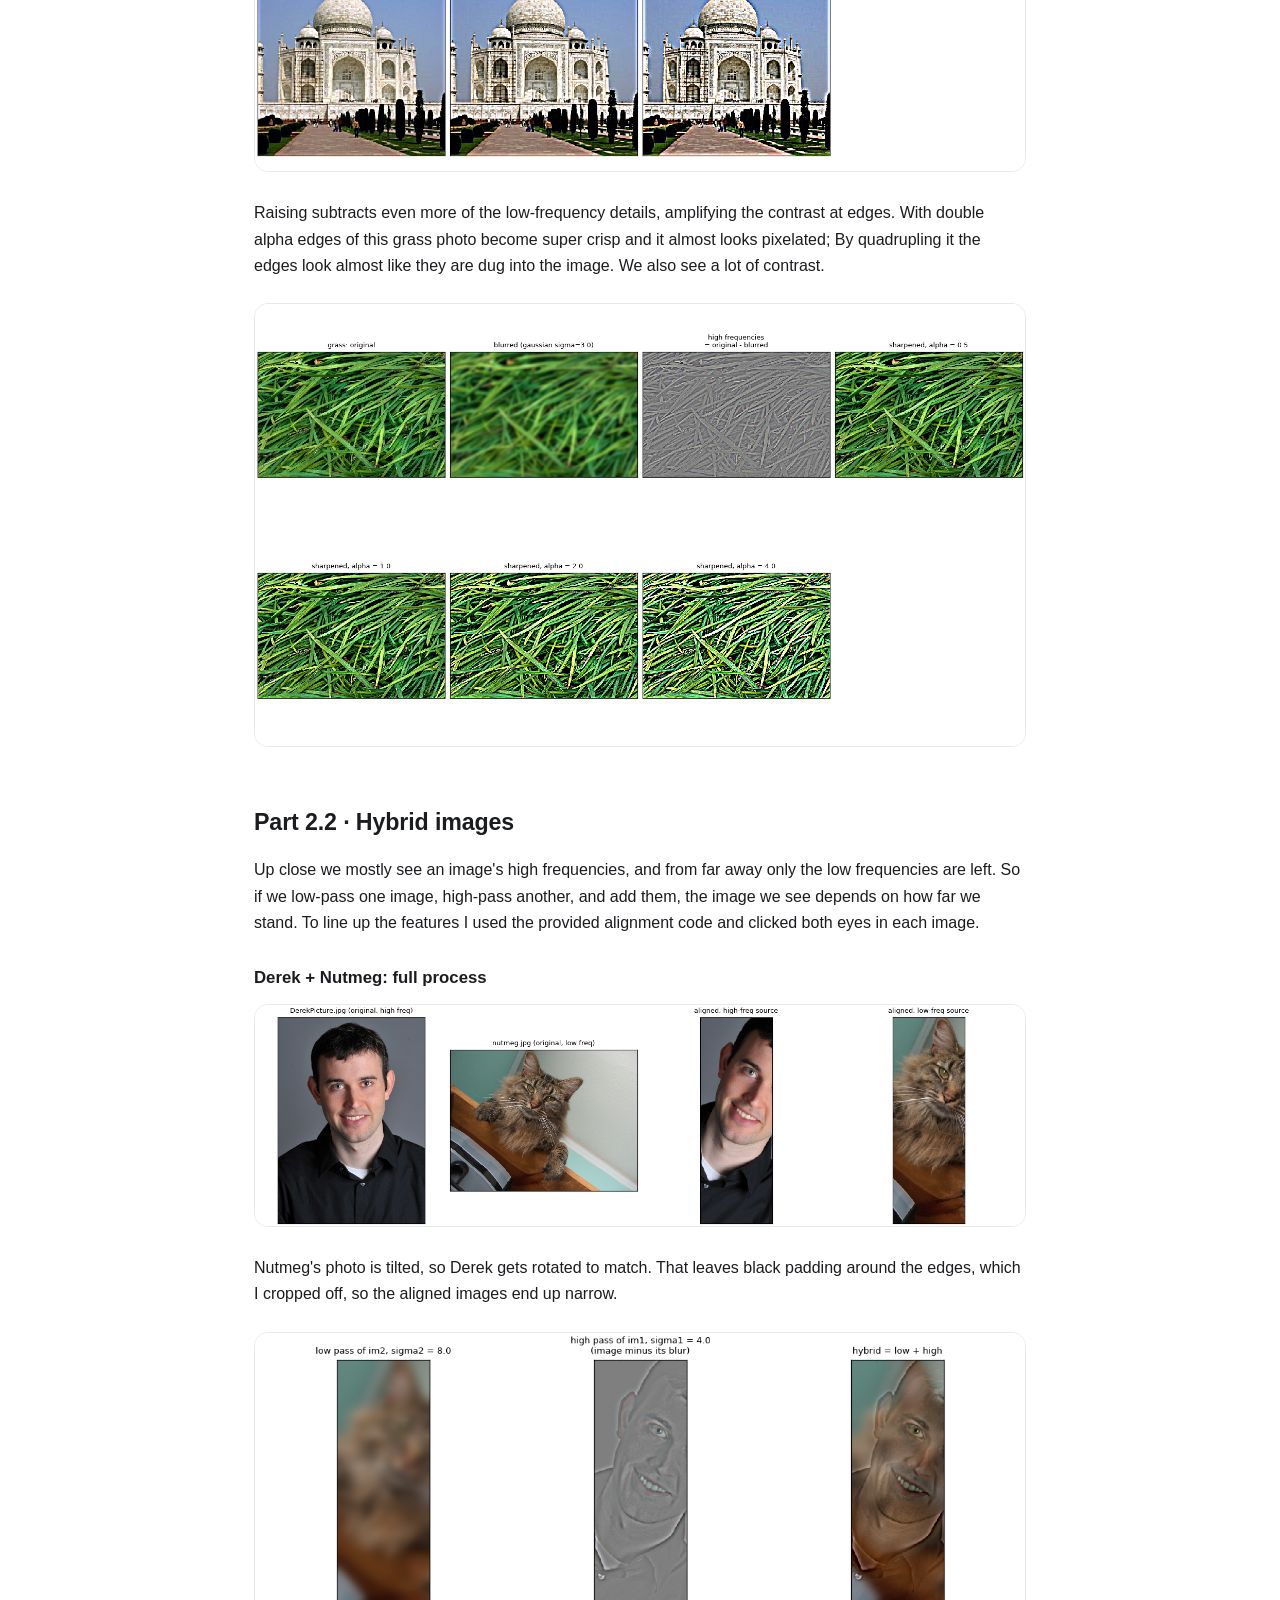
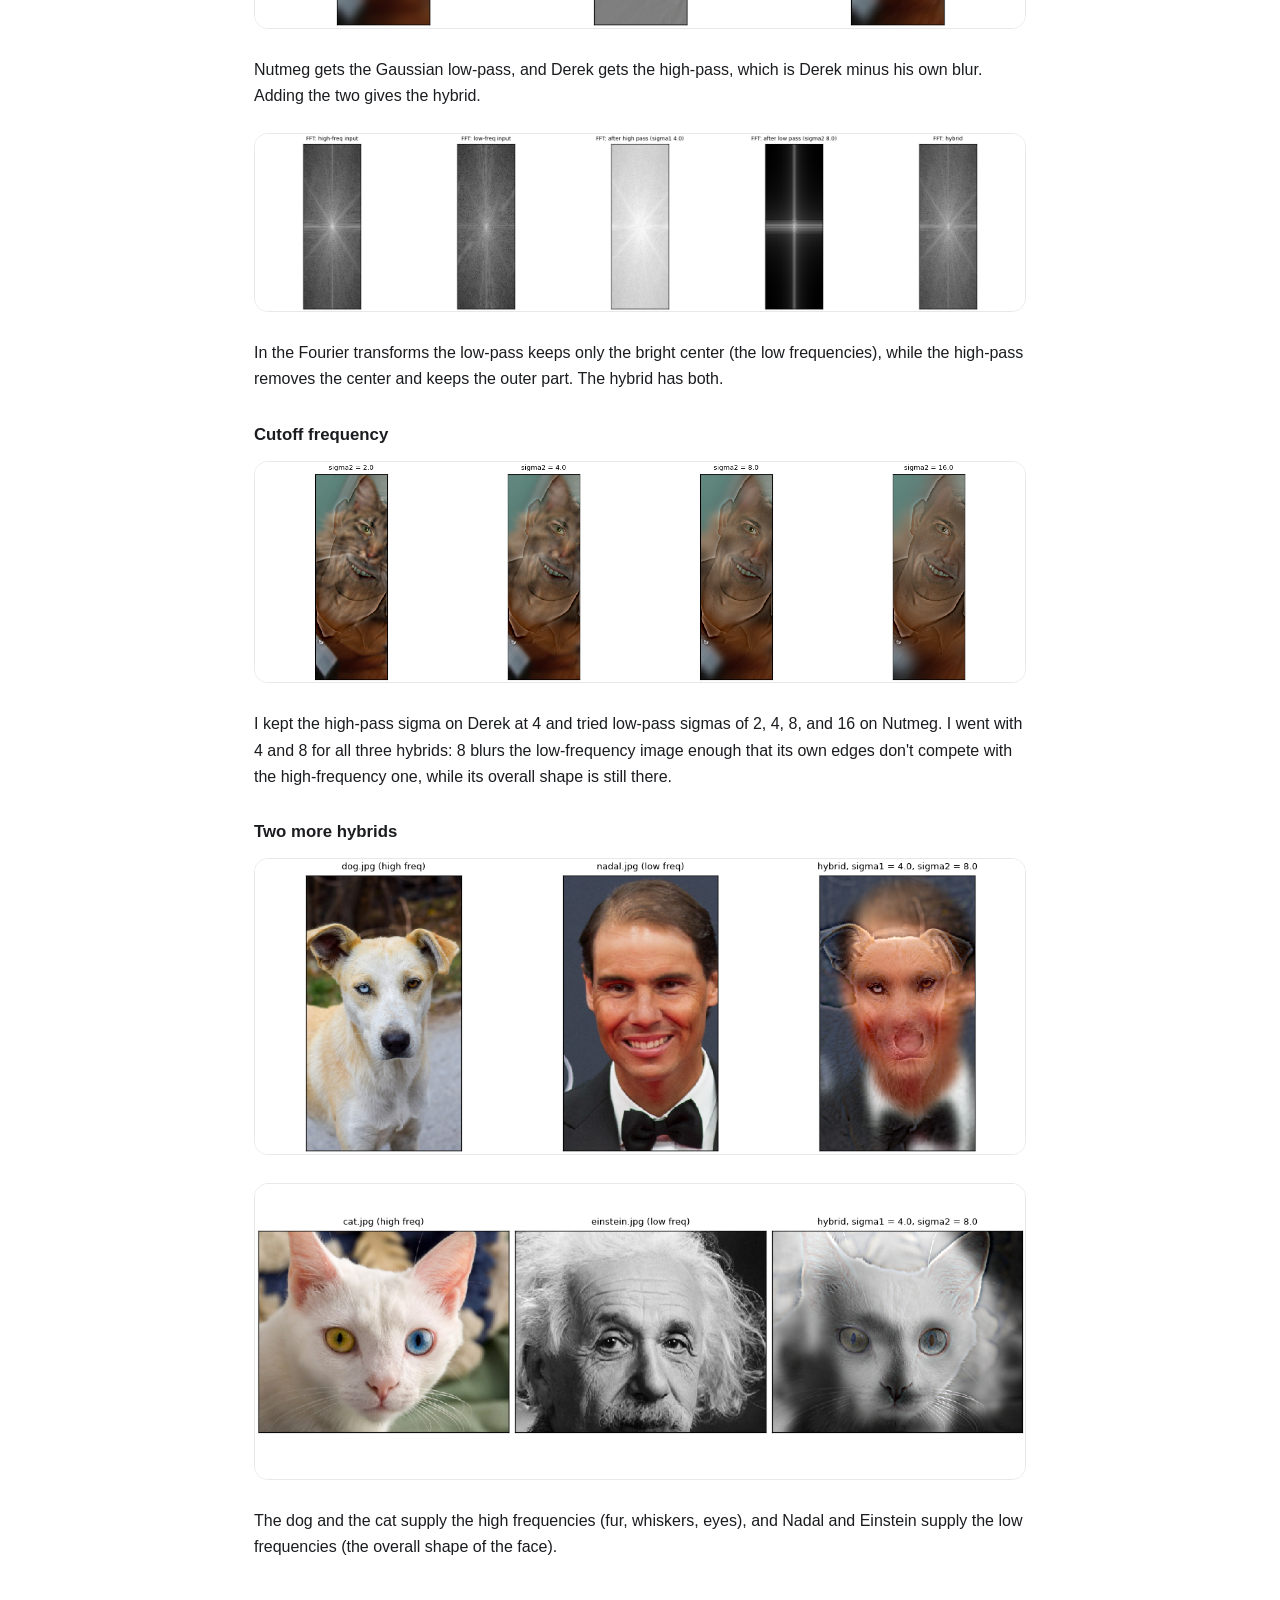
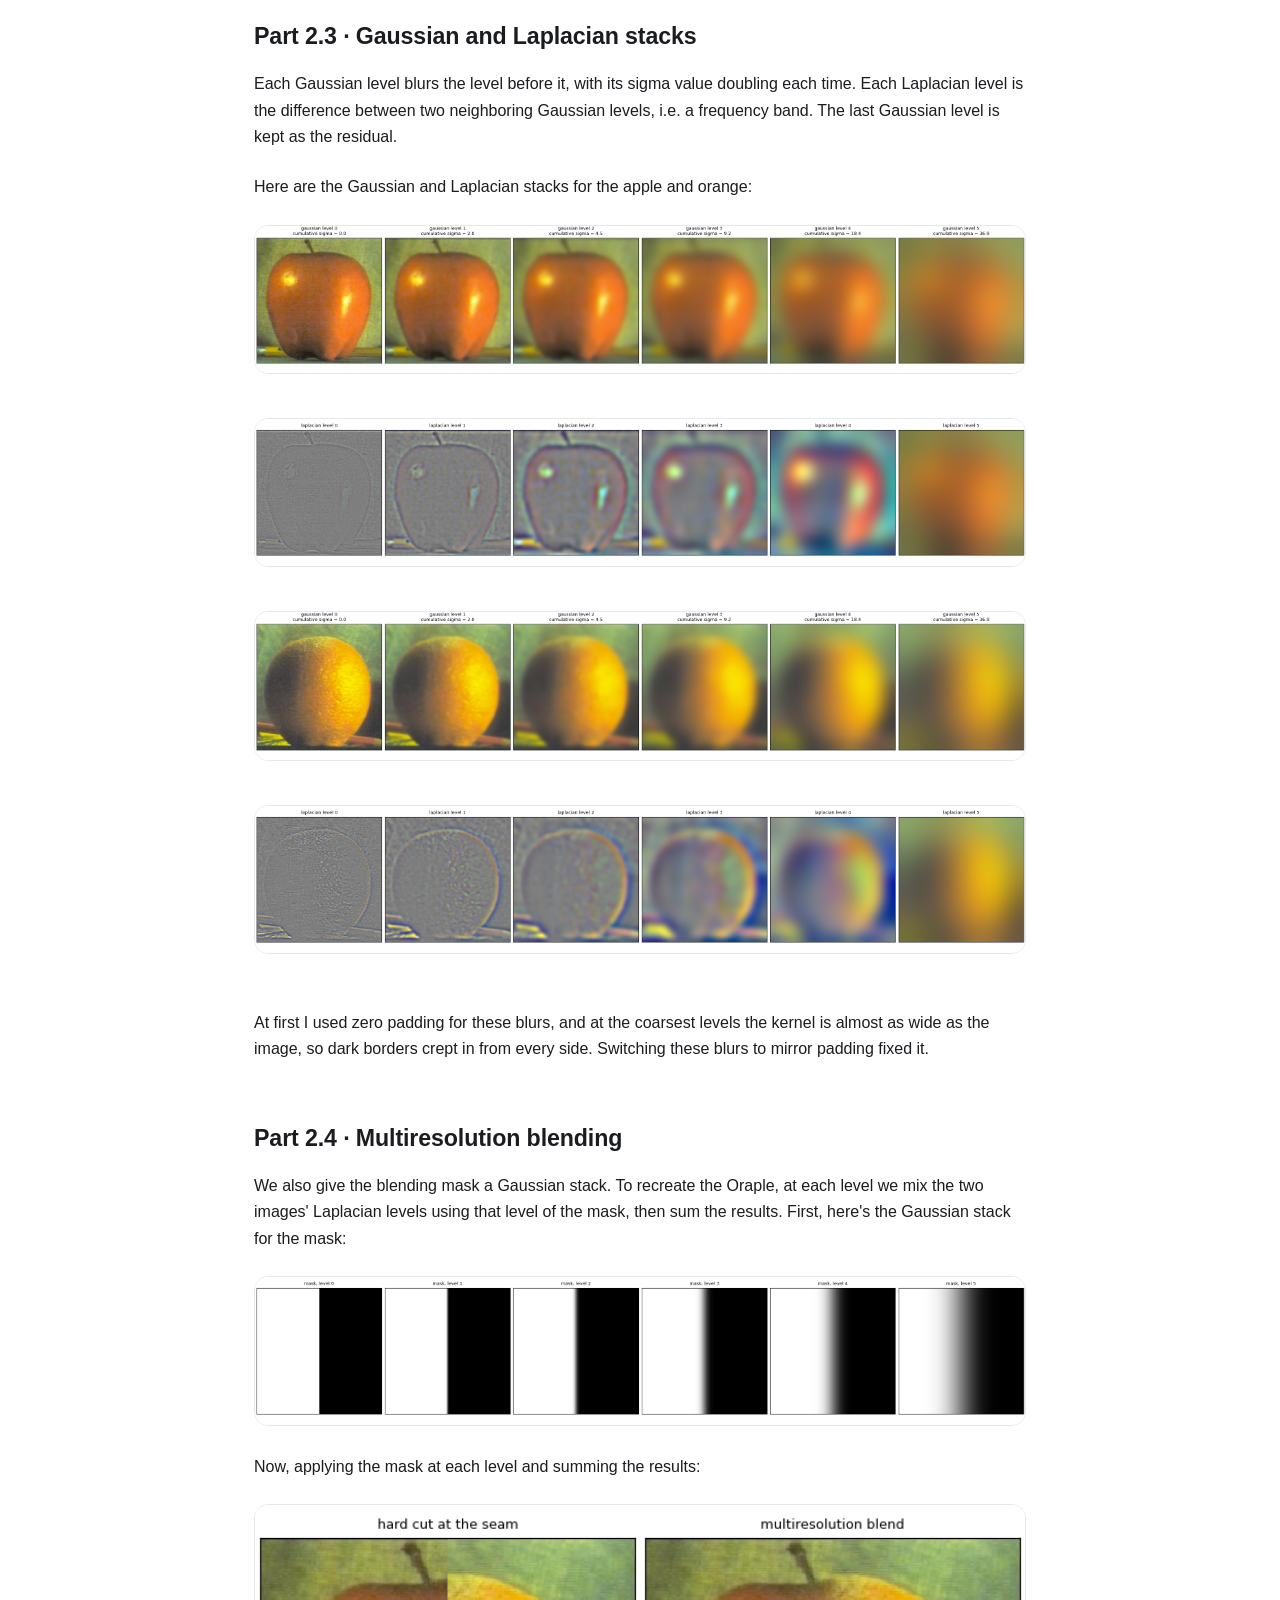
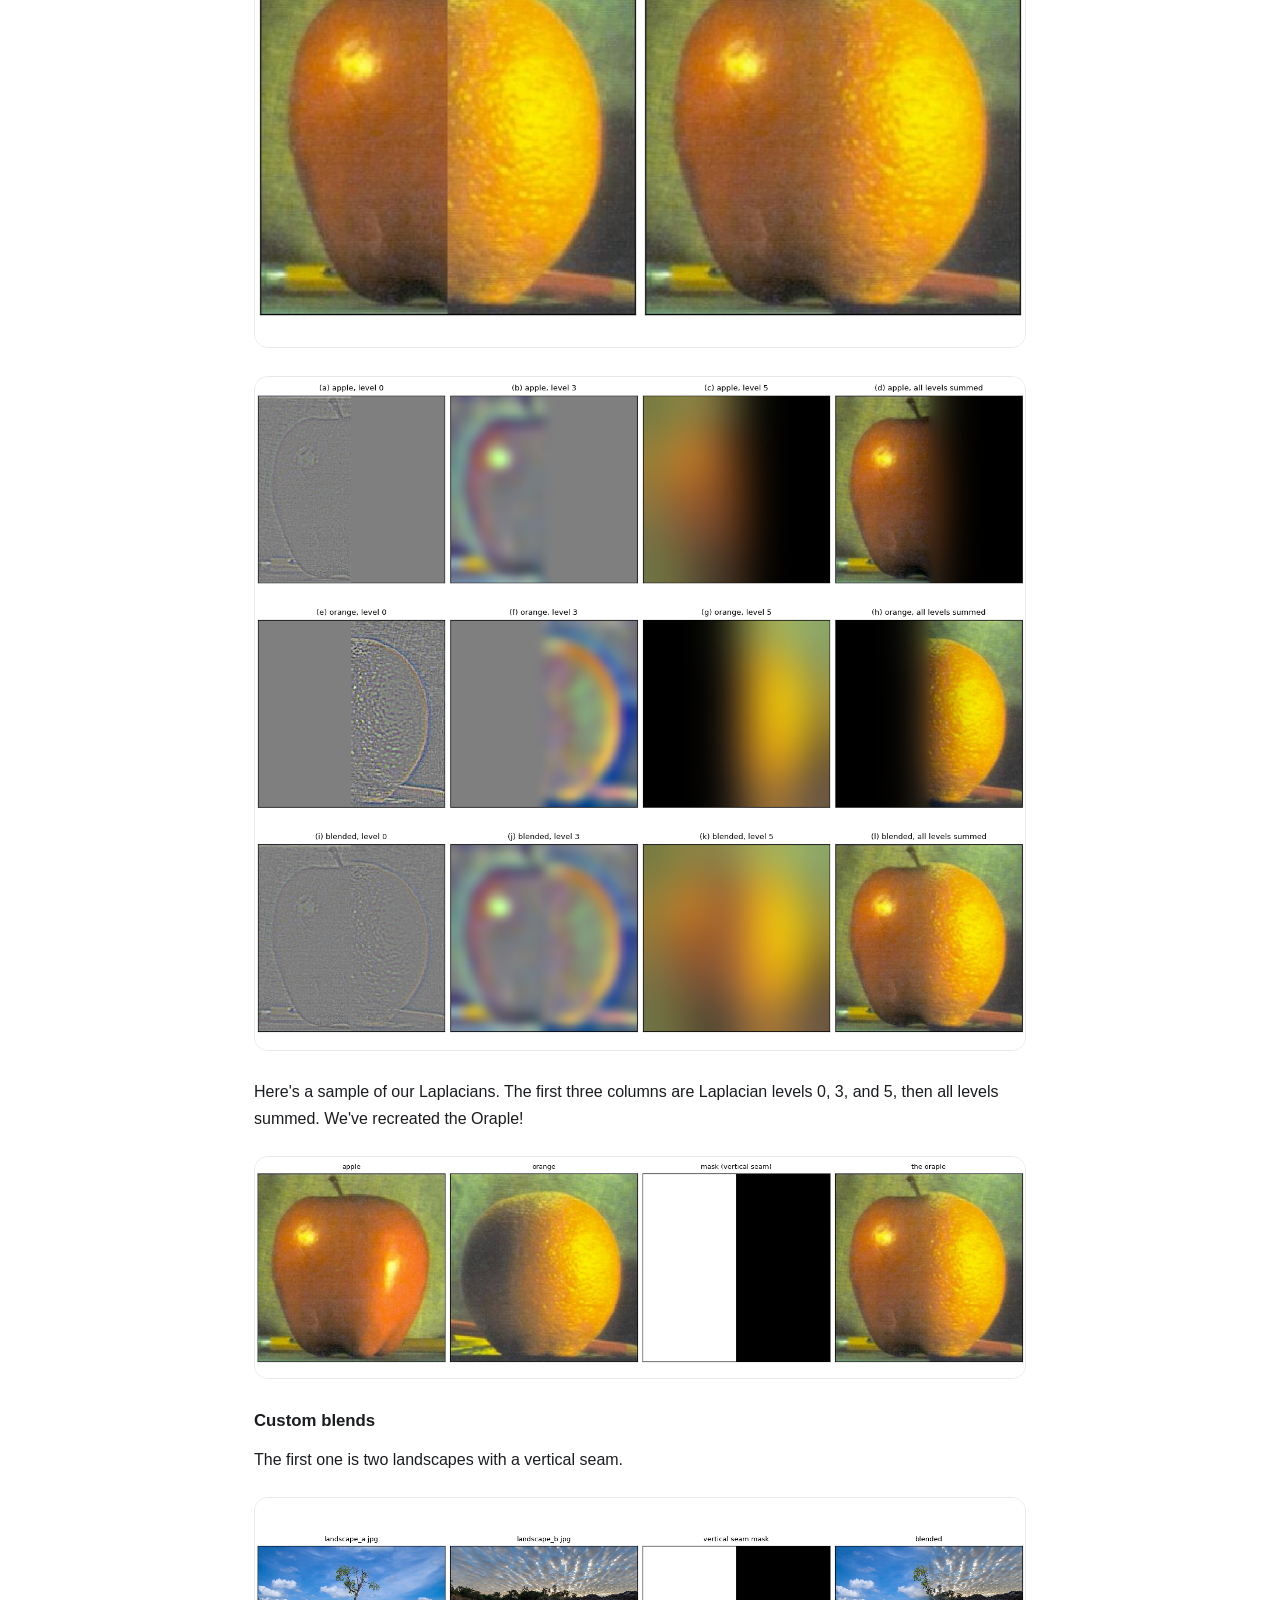
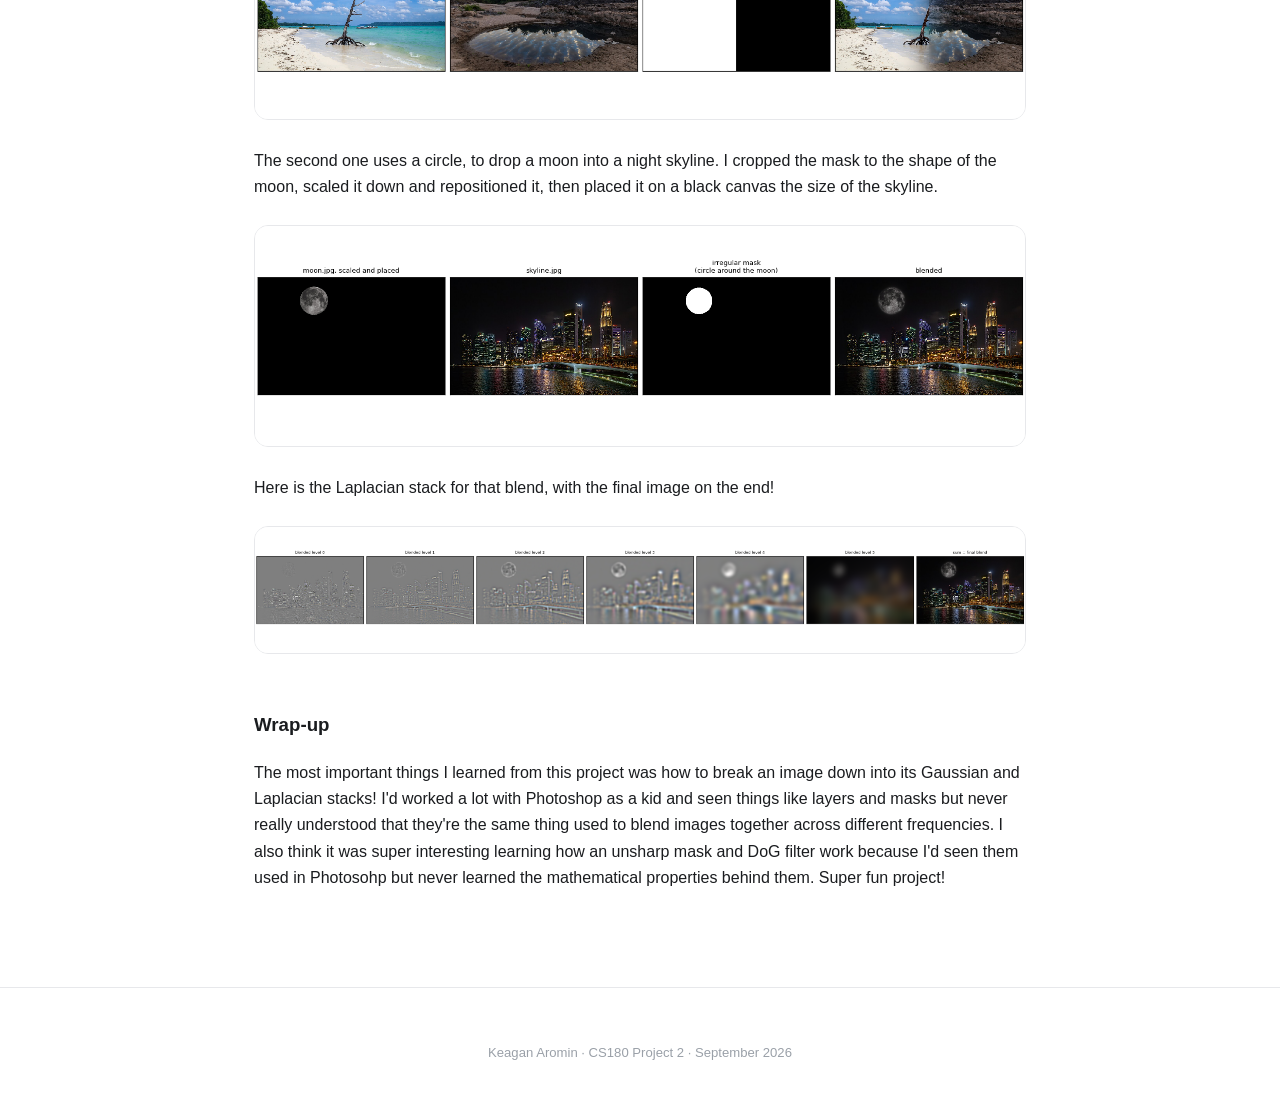
<file: proj2/index.html>
<!DOCTYPE html>
<html lang="en">
<head>
<meta charset="UTF-8">
<meta name="viewport" content="width=device-width, initial-scale=1.0">
<title>Proj2: Fun with Filters and Frequencies | CS180</title>
<link rel="stylesheet" href="../assets/style.css">
</head>
<body>

<div class="site-header-wrap">
  <header class="site-header">
    <a class="logo" href="../index.html">cs180</a>
    <nav class="site-nav">
      <a class="pill" href="../index.html">Home</a>
      <a class="pill" href="../proj0/index.html">Project 0</a>
      <a class="pill" href="../proj1/index.html">Project 1</a>
      <a class="pill active" href="index.html">Project 2</a>
      <a class="pill" href="../proj3/index.html">Project 3</a>
      <a class="pill" href="../proj4/index.html">Project 4</a>
    </nav>
  </header>
</div>

<div class="article-hero">
  <div class="tags">
    <span class="tag">Computer Vision</span>
    <span class="tag">Filtering</span>
    <span class="tag">Frequencies</span>
  </div>
  <h1>Fun with Filters and Frequencies</h1>
  <p class="excerpt">
    In this project we learned how to implement convolutions, separate images into frequency bands, 
    and create gaussian and laplacian stacks. We applied these concepts to create hybrid images, blend images, and
    sharpen them!
  </p>
  <p class="article-meta">Keagan Aromin <span class="dot"></span> Project 2 <span class="dot"></span> September 2026</p>
</div>

<main>

  <!-- ================================================================= -->
  <section id="part1-1" class="part">
    <h2>Part 1.1 &middot; Convolution Implementations</h2>
    <p class="prompt">
      Our four loop approach iterates thru each combination between image and kernel pixels, 
      while our two loop approach iterates thru image pixel and convolves using patches.
    </p>

    <h3>Convolution (using four loops)</h3>
<pre><code>def convolve_four(image, kernel):
    kr, kc = kernel.shape
    padding_config = ((kr//2, (kr-1)//2), (kc//2, (kc-1)//2))
    padded_image = np.pad(image, pad_width=padding_config, mode='constant', constant_values=0)
    result_image = np.zeros_like(image, dtype=np.float64)
    kernel = np.flip(kernel)
    for i in range(len(image)):
        for j in range(len(image[0])):
            for m in range(kr):
                for n in range(kc):
                    result_image[i][j] += kernel[m][n] * padded_image[i+m][j+n]
    return result_image</code></pre>

    <h3>Convolution (using patches)</h3>
<pre><code>def convolve_two(image, kernel):
    kr, kc = kernel.shape
    padding_config = ((kr//2, (kr-1)//2), (kc//2, (kc-1)//2))
    padded_image = np.pad(image, pad_width=padding_config, mode='constant', constant_values=0)
    result_image = np.zeros_like(image, dtype=np.float64)
    kernel = np.flip(kernel)
    for i in range(len(image)):
        for j in range(len(image[0])):
            patch = padded_image[i:i+kr, j:j+kc]
            result_image[i][j] = np.sum(np.multiply(patch, kernel))
    return result_image</code></pre>

    <p>
      We pad both sides with about half the kernel size on each side. For even-sized kernels we'll have an extra pixel,
      so to generalize a kernel will yield padding of k//2 on the top and (k-1)//2 on the bottom. As a sanity test
      I ran our convolution against scipy using various filters (Dx, Dy, and random 3x3 and 4x4 kernels) and they 
      matched pixel-by-pixel.
    </p>

    <h3>Runtime & Boundaries</h3>
    <p class="prompt">
      The four-loop is slowest by far because it brute forces through each combination of image and kernel pixels. The two-loop is faster
      because it iterates thru each pixel. Scipy happens to be fastest, probably because it's compiled in C.
    </p>

    <div class="table-wrap">
      <table>
        <thead>
          <tr>
            <th>Image</th><th>Kernel</th><th>four-loop</th><th>two-loop</th>
            <th>scipy</th><th>four / scipy</th><th>two / scipy</th>
          </tr>
        </thead>
        <tbody>
          <tr><td>64&times;64</td><td>3&times;3</td><td>0.016s</td><td>0.009s</td><td>0.0001s</td><td>133&times;</td><td>73&times;</td></tr>
          <tr><td>64&times;64</td><td>9&times;9</td><td>0.127s</td><td>0.009s</td><td>0.0005s</td><td>270&times;</td><td>19&times;</td></tr>
          <tr><td>128&times;128</td><td>3&times;3</td><td>0.061s</td><td>0.034s</td><td>0.0004s</td><td>157&times;</td><td>89&times;</td></tr>
          <tr><td>128&times;128</td><td>9&times;9</td><td>0.501s</td><td>0.036s</td><td>0.0015s</td><td>324&times;</td><td>23&times;</td></tr>
          <tr><td>256&times;256</td><td>3&times;3</td><td>0.238s</td><td>0.137s</td><td>0.0015s</td><td>161&times;</td><td>92&times;</td></tr>
          <tr><td>256&times;256</td><td>9&times;9</td><td>2.033s</td><td>0.142s</td><td>0.0062s</td><td>330&times;</td><td>23&times;</td></tr>
        </tbody>
      </table>
    </div>

    <p class="prompt">
      Regarding boundaries, I padded with zeros as previously described. The tradeoff is that border pixels "fade out" after a few convolutions, but thankfully it's not noticeable for my test selfie.
    </p>

    <figure class="panel">
      <img src="images/1_1_selfie.png" alt="Selfie with 9x9 box blur, Dx, and Dy applied">
    </figure>
  </section>

  <!-- ================================================================= -->
  <section id="part1-2" class="part">
    <h2>Part 1.2 &middot; Finite difference operator</h2>
    <p class="prompt">
      Here we convolve the cameraman with derivative filters <code>Dx</code> and
      <code>Dy</code>. We also calculate the gradient magnitude by taking the convolved images
      and taking the square root of the sum of the squares. Thresholding that gives a binary edge map.
    </p>

    <div>
    <figure class="panel">
      <img src="images/1_2_edges.png" alt="Cameraman partial derivatives in x and y, gradient magnitude, and binarized edges">
    </figure>
    </div>

    <p class="prompt">
      I started with a threshold of 125 but it was a bit dim and missed edges like the bottom of the camera legs. I found that a threshold of 75
      captured the lines pretty cleanly, and if we brought it down further we'd start to see lots of noise especially from the grass
      and the background.
    </p>
    
    <figure class="panel">
      <img src="images/1_2_threshold_sweep.png" alt="Binarized cameraman edges at thresholds 25, 50, 75, 125, and 200">
    </figure>
  </section>

  <!-- ================================================================= -->
  <section id="part1-3" class="part">
    <h2>Part 1.3 &middot; DoG filters</h2>
    <p class="prompt">
      The derivative filters from the previous part catch high frequencies which include noise, so we can smooth the image first to remove the noise.
      But it's also an option to use a DoG filter, which combines the blurring and the differentiation together. Here's what the DoG filters look like:
    </p>

    <figure class="panel">
      <img src="images/1_3_filters.png" alt="Gaussian kernel and the DoG_x and DoG_y filters as images">
    </figure>

    <p class="prompt">Because convolution is associative, <code>(I * G) * Dx</code> (conolving the image twice) and
      <code>I * (G * Dx)</code> (convolving the image with a DoG filter) are the same operation. I did both and took the difference between
      the two gradient magnitudes to confirm it was basically zero (specifically 1e-13).
    </p>

    <figure class="panel">
      <img src="images/1_3_dog_vs_blur.png" alt="Unsmoothed gradient magnitude, blur-then-derive, single DoG convolution, and their difference">
    </figure>

    <p class="prompt">
      Smoothing makes the edges a bit thicker but the noise from the grass is reduced without missing edges due to a loose threshold! Notably, we had
      to lower the threshold a bit since the blurring naturally lowers the frequencies of the image.
    </p>

    <figure class="panel">
      <img src="images/1_3_edges_compare.png" alt="Binarized cameraman edges from finite difference, blur-then-derive, and DoG">
    </figure>
  </section>

  <!-- ================================================================= -->
  <section id="part2-1" class="part">
    <h2>Part 2.1 &middot; Image sharpening</h2>
    <p class="prompt">
      How sharpening works is that we make high-frequency details more prominent by using a Gaussian filter
      to blur away high-frequency details, and (mostly) keep low-frequency details, then actually subtracting what we get such That
      the high-frequency details remain. This is what we call unsharp masking, and we can mathematically express it as
      <code>sharp = image + alpha * (image - blur)</code> according to what we learned in class. Here's my implementation:
    </p>
<pre><code>def unsharp_mask(image, alpha, ksize=9, sigma=2.0):
    return convolve(image, (1 + alpha) * impulse(ksize) - alpha * gaussian(ksize, sigma))</code></pre>

    <figure class="panel">
      <img src="images/2_1_taj.png" alt="Taj Mahal original, blurred, high frequencies, and sharpened at four alpha values">
    </figure>

    <p class="prompt">
      Raising subtracts even more of the low-frequency details, amplifying the contrast at edges. With double alpha edges of this grass
      photo become super crisp and it almost looks pixelated; By quadrupling it the edges look almost like they are dug into the image.
      We also see a lot of contrast.
    </p>

    <figure class="panel">
      <img src="images/2_1_own.png" alt="Grass photo original, blurred, high frequencies, and sharpened at four alpha values">
    </figure>
  </section>

  <!-- ================================================================= -->
  <section id="part2-2" class="part">
    <h2>Part 2.2 &middot; Hybrid images</h2>
    <p class="prompt">
      Up close we mostly see an image's high frequencies, and from far away only the low frequencies are left.
      So if we low-pass one image, high-pass another, and add them, the image we see depends on how far we stand.
      To line up the features I used the provided alignment code and clicked both eyes in each image.
    </p>

    <h3>Derek + Nutmeg: full process</h3>
    <figure class="panel">
      <img src="images/2_2_align.png" alt="Derek and Nutmeg originals and aligned versions">
    </figure>

    <p class="prompt">
      Nutmeg's photo is tilted, so Derek gets rotated to match. That leaves black padding around the edges,
      which I cropped off, so the aligned images end up narrow.
    </p>

    <figure class="panel">
      <img src="images/2_2_components.png" alt="Low-pass of Nutmeg, high-pass of Derek, and the hybrid">
    </figure>

    <p class="prompt">
      Nutmeg gets the Gaussian low-pass, and Derek gets the high-pass, which is Derek minus his own blur.
      Adding the two gives the hybrid.
    </p>

    <figure class="panel">
      <img src="images/2_2_fft.png" alt="Log magnitude Fourier transforms of the inputs, filtered images, and hybrid">
    </figure>

    <p class="prompt">
      In the Fourier transforms the low-pass keeps only the bright center (the low frequencies), while the
      high-pass removes the center and keeps the outer part. The hybrid has both.
    </p>

    <h3>Cutoff frequency</h3>
    <figure class="panel">
      <img src="images/2_2_cutoff_sweep.png" alt="Hybrid at low-pass sigma 2, 4, 8, and 16">
    </figure>

    <p class="prompt">
      I kept the high-pass sigma on Derek at 4 and tried low-pass sigmas of 2, 4, 8, and 16 on Nutmeg.
      I went with 4 and 8 for all three hybrids: 8 blurs the low-frequency image enough that its own edges
      don't compete with the high-frequency one, while its overall shape is still there.
    </p>

    <h3>Two more hybrids</h3>
    <figure class="panel">
      <img src="images/2_2_hybrid_2.png" alt="Dog and Nadal inputs and their hybrid">
    </figure>

    <figure class="panel">
      <img src="images/2_2_hybrid_3.png" alt="Cat and Einstein inputs and their hybrid">
    </figure>

    <p class="prompt">
      The dog and the cat supply the high frequencies (fur, whiskers, eyes), and Nadal and Einstein supply the
      low frequencies (the overall shape of the face).
    </p>
  </section>

  <!-- ================================================================= -->
  <section id="part2-3" class="part">
    <h2>Part 2.3 &middot; Gaussian and Laplacian stacks</h2>
    <p class="prompt">
      Each Gaussian level blurs the level before it, with its sigma value doubling each time.
      Each Laplacian level is the difference between two neighboring Gaussian levels, i.e. a frequency band.
      The last Gaussian level is kept as the residual.
    </p>

    <p class="prompt">
      Here are the Gaussian and Laplacian stacks for the apple and orange:
    </p>

    <div class="stack">
      <figure class="panel">
        <img src="images/2_3_gaussian_apple.png" alt="Gaussian stack of the apple">
      </figure>
      <figure class="panel">
        <img src="images/2_3_laplacian_apple.png" alt="Laplacian stack of the apple">
      </figure>
      <figure class="panel">
        <img src="images/2_3_gaussian_orange.png" alt="Gaussian stack of the orange">
      </figure>
      <figure class="panel">
        <img src="images/2_3_laplacian_orange.png" alt="Laplacian stack of the orange">
      </figure>
    </div>

    <p class="prompt">
      At first I used zero padding for these blurs, and at the coarsest levels the kernel is almost as wide as
      the image, so dark borders crept in from every side. Switching these blurs to mirror padding fixed it.
    </p>
  </section>

  <!-- ================================================================= -->
  <section id="part2-4" class="part">
    <h2>Part 2.4 &middot; Multiresolution blending</h2>
    <p class="prompt">
      We also give the blending mask a Gaussian stack. To recreate the Oraple, at each level we mix the two images' Laplacian levels
      using that level of the mask, then sum the results. First, here's the Gaussian stack for the mask:
    </p>

    <figure class="panel">
      <img src="images/2_4_mask_stack.png" alt="Gaussian stack of the vertical seam mask">
    </figure>

    <p class="prompt">
      Now, applying the mask at each level and summing the results:
    </p>

    <figure class="panel">
      <img src="images/2_4_naive_vs_blend.png" alt="Hard cut at the seam versus the multiresolution blend">
    </figure>

    <figure class="panel">
      <img src="images/2_4_figure_342.png" alt="Recreation of Figure 3.42 (a) through (l) with the apple and orange">
    </figure>

    <p class="prompt">
      Here's a sample of our Laplacians. The first three columns are Laplacian levels 0, 3, and 5, then all levels summed. We've recreated the Oraple!
    </p>

    <figure class="panel">
      <img src="images/2_4_oraple.png" alt="Apple, orange, mask, and the oraple">
    </figure>

    <h3>Custom blends</h3>
    <p class="prompt">
      The first one is two landscapes with a vertical seam.
    </p>

    <figure class="panel">
      <img src="images/2_4_custom_1.png" alt="Two landscapes blended along a vertical seam">
    </figure>

    <p class="prompt">
      The second one uses a circle, to drop a moon into a night skyline. I cropped the mask to the shape of the moon, scaled it
      down and repositioned it, then placed it on a black canvas the size of the skyline.
    </p>

    <figure class="panel">
      <img src="images/2_4_custom_2.png" alt="Moon blended into a city skyline with a circular mask">
    </figure>

    <p class="prompt">
      Here is the Laplacian stack for that blend, with the final image on the end!
    </p>

    <figure class="panel">
      <img src="images/2_4_favourite_stack.png" alt="Laplacian stack of the moon and skyline blend and the summed result">
    </figure>
  </section>
  <h3>Wrap-up</h3>
  <p>
    The most important things I learned from this project was how to break an image down into its Gaussian and Laplacian stacks! I'd worked
    a lot with Photoshop as a kid and seen things like layers and masks but never really understood that they're the same thing used
    to blend images together across different frequencies. I also think it was super interesting learning how an unsharp mask and DoG filter
    work because I'd seen them used in Photosohp but never learned the mathematical properties behind them. Super fun project! 
  </p>
</main>

<footer>
  <p>Keagan Aromin &middot; CS180 Project 2 &middot; September 2026</p>
</footer>

</body>
</html>
</file>
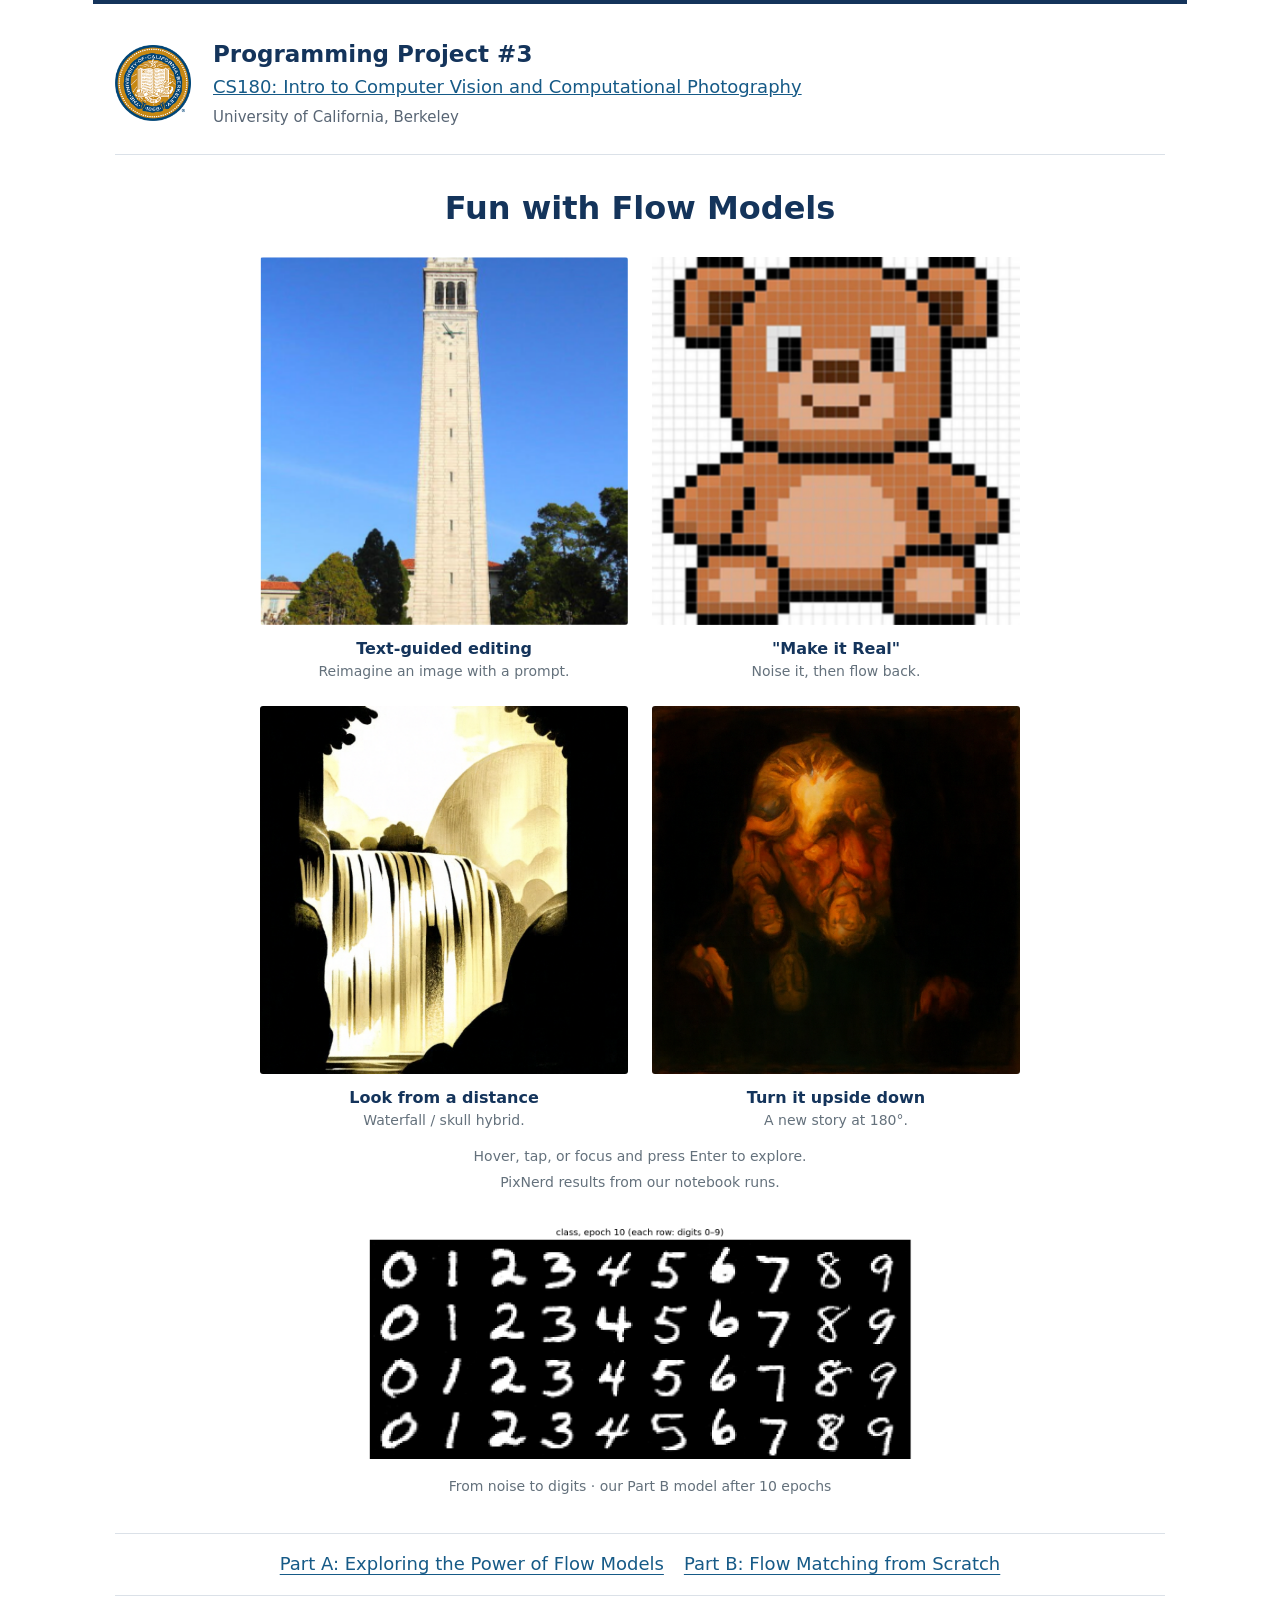
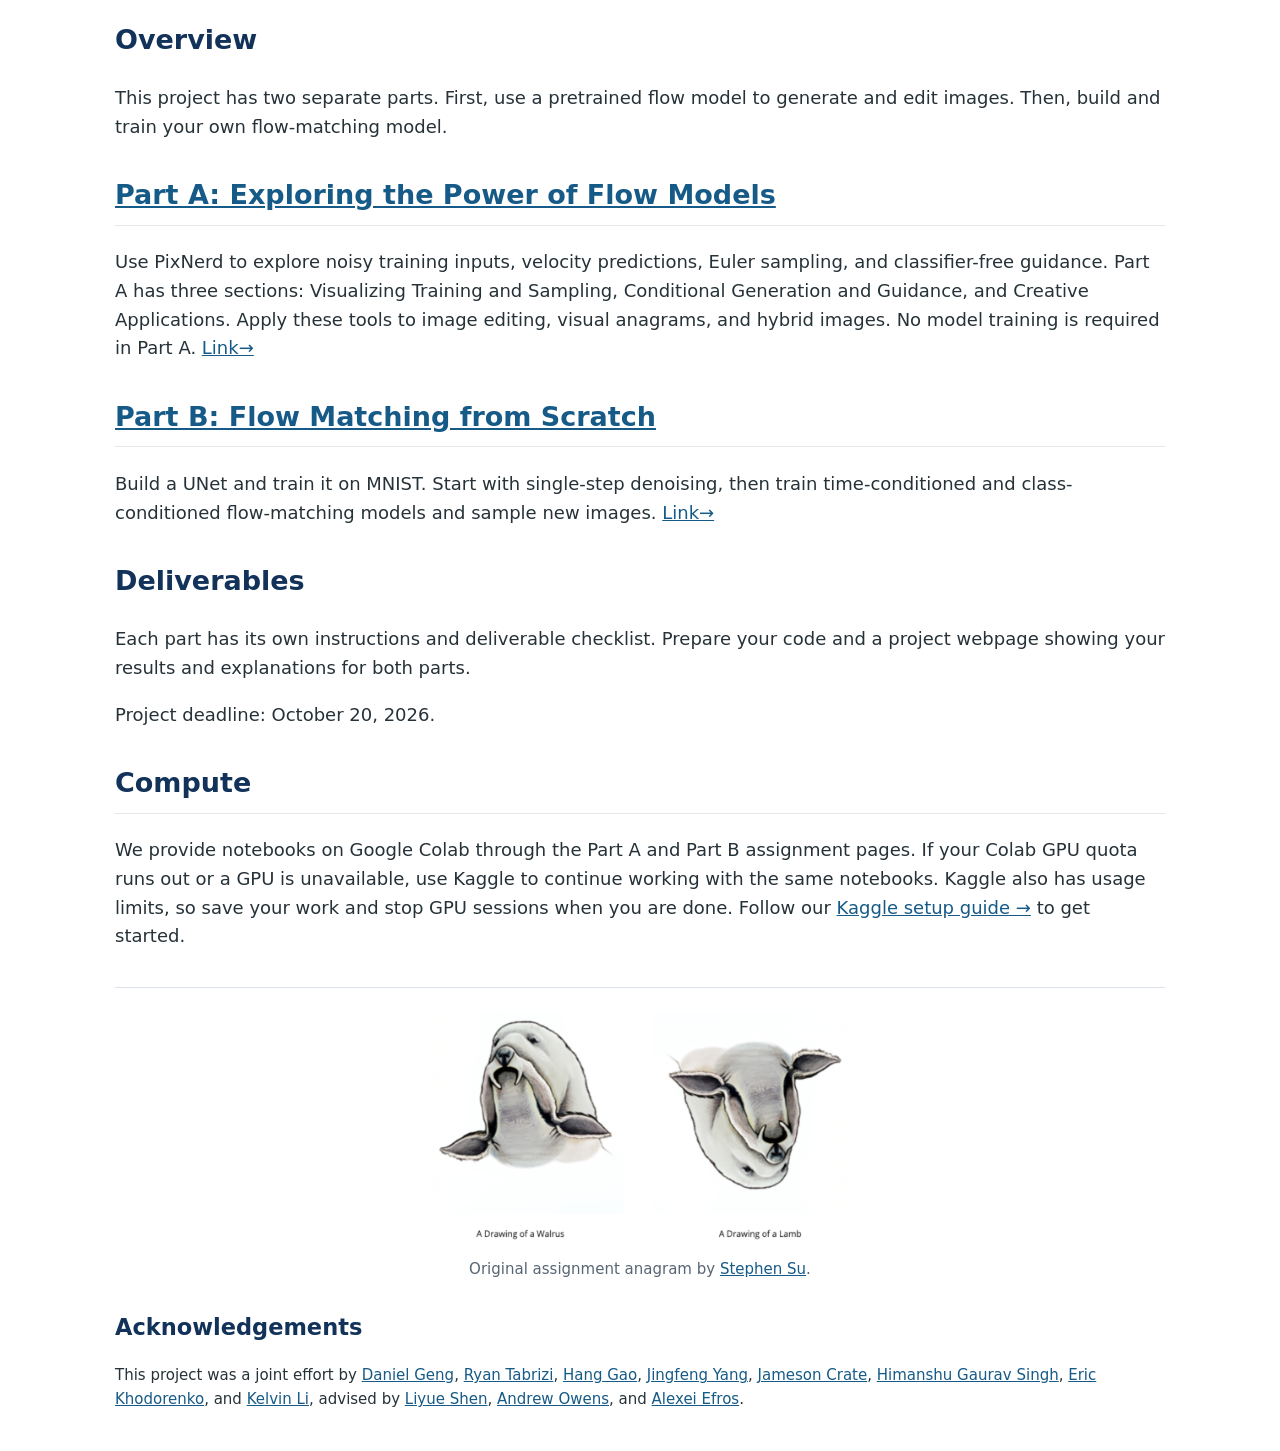
<file: midterm 1 study/projects/CS180 Project 3_ Fun with Flow Models.html>
<!DOCTYPE html>
<!-- saved from url=(0057)https://cal-cs180.github.io/fa26/hw/proj3-flow/index.html -->
<html lang="en"><head><meta http-equiv="Content-Type" content="text/html; charset=UTF-8"><meta name="viewport" content="width=device-width,initial-scale=1">
<title>CS180 Project 3: Fun with Flow Models</title>
<link rel="stylesheet" href="./CS180 Project 3_ Fun with Flow Models_files/assignment-math.css">
<script src="./CS180 Project 3_ Fun with Flow Models_files/assignment-math.js"></script>
<script defer="" src="./CS180 Project 3_ Fun with Flow Models_files/tex-svg-full.js"></script>
<style>body{max-width:1050px;margin:40px auto;padding:0 22px;font:18px/1.6 system-ui;color:#263238}h1,h2{color:#12325a}a{color:#165a87}section{margin:32px 0}nav{display:flex;gap:20px;flex-wrap:wrap}img{max-width:100%;height:auto}code{background:#f0f2f4;padding:2px 5px}.note{background:#f3f6fa;padding:16px}pre{white-space:pre-wrap}</style>
<link rel="stylesheet" href="./CS180 Project 3_ Fun with Flow Models_files/assignment-visuals.css"><link rel="stylesheet" href="./CS180 Project 3_ Fun with Flow Models_files/assignment-grids.css"><script src="./CS180 Project 3_ Fun with Flow Models_files/assignment-visuals.js" defer=""></script><style type="text/css">.CtxtMenu_InfoClose {  top:.2em; right:.2em;}
.CtxtMenu_InfoContent {  overflow:auto; text-align:left; font-size:80%;  padding:.4em .6em; border:1px inset; margin:1em 0px;  max-height:20em; max-width:30em; background-color:#EEEEEE;  white-space:normal;}
.CtxtMenu_Info.CtxtMenu_MousePost {outline:none;}
.CtxtMenu_Info {  position:fixed; left:50%; width:auto; text-align:center;  border:3px outset; padding:1em 2em; background-color:#DDDDDD;  color:black;  cursor:default; font-family:message-box; font-size:120%;  font-style:normal; text-indent:0; text-transform:none;  line-height:normal; letter-spacing:normal; word-spacing:normal;  word-wrap:normal; white-space:nowrap; float:none; z-index:201;  border-radius: 15px;                     /* Opera 10.5 and IE9 */  -webkit-border-radius:15px;               /* Safari and Chrome */  -moz-border-radius:15px;                  /* Firefox */  -khtml-border-radius:15px;                /* Konqueror */  box-shadow:0px 10px 20px #808080;         /* Opera 10.5 and IE9 */  -webkit-box-shadow:0px 10px 20px #808080; /* Safari 3 & Chrome */  -moz-box-shadow:0px 10px 20px #808080;    /* Forefox 3.5 */  -khtml-box-shadow:0px 10px 20px #808080;  /* Konqueror */  filter:progid:DXImageTransform.Microsoft.dropshadow(OffX=2, OffY=2, Color="gray", Positive="true"); /* IE */}
</style><style type="text/css">.CtxtMenu_MenuClose {  position:absolute;  cursor:pointer;  display:inline-block;  border:2px solid #AAA;  border-radius:18px;  -webkit-border-radius: 18px;             /* Safari and Chrome */  -moz-border-radius: 18px;                /* Firefox */  -khtml-border-radius: 18px;              /* Konqueror */  font-family: "Courier New", Courier;  font-size:24px;  color:#F0F0F0}
.CtxtMenu_MenuClose span {  display:block; background-color:#AAA; border:1.5px solid;  border-radius:18px;  -webkit-border-radius: 18px;             /* Safari and Chrome */  -moz-border-radius: 18px;                /* Firefox */  -khtml-border-radius: 18px;              /* Konqueror */  line-height:0;  padding:8px 0 6px     /* may need to be browser-specific */}
.CtxtMenu_MenuClose:hover {  color:white!important;  border:2px solid #CCC!important}
.CtxtMenu_MenuClose:hover span {  background-color:#CCC!important}
.CtxtMenu_MenuClose:hover:focus {  outline:none}
</style><style type="text/css">.CtxtMenu_Menu {  position:absolute;  background-color:white;  color:black;  width:auto; padding:5px 0px;  border:1px solid #CCCCCC; margin:0; cursor:default;  font: menu; text-align:left; text-indent:0; text-transform:none;  line-height:normal; letter-spacing:normal; word-spacing:normal;  word-wrap:normal; white-space:nowrap; float:none; z-index:201;  border-radius: 5px;                     /* Opera 10.5 and IE9 */  -webkit-border-radius: 5px;             /* Safari and Chrome */  -moz-border-radius: 5px;                /* Firefox */  -khtml-border-radius: 5px;              /* Konqueror */  box-shadow:0px 10px 20px #808080;         /* Opera 10.5 and IE9 */  -webkit-box-shadow:0px 10px 20px #808080; /* Safari 3 & Chrome */  -moz-box-shadow:0px 10px 20px #808080;    /* Forefox 3.5 */  -khtml-box-shadow:0px 10px 20px #808080;  /* Konqueror */}
.CtxtMenu_MenuItem {  padding: 1px 2em;  background:transparent;}
.CtxtMenu_MenuArrow {  position:absolute; right:.5em; padding-top:.25em; color:#666666;  font-family: null; font-size: .75em}
.CtxtMenu_MenuActive .CtxtMenu_MenuArrow {color:white}
.CtxtMenu_MenuArrow.CtxtMenu_RTL {left:.5em; right:auto}
.CtxtMenu_MenuCheck {  position:absolute; left:.7em;  font-family: null}
.CtxtMenu_MenuCheck.CtxtMenu_RTL { right:.7em; left:auto }
.CtxtMenu_MenuRadioCheck {  position:absolute; left: .7em;}
.CtxtMenu_MenuRadioCheck.CtxtMenu_RTL {  right: .7em; left:auto}
.CtxtMenu_MenuInputBox {  padding-left: 1em; right:.5em; color:#666666;  font-family: null;}
.CtxtMenu_MenuInputBox.CtxtMenu_RTL {  left: .1em;}
.CtxtMenu_MenuComboBox {  left:.1em; padding-bottom:.5em;}
.CtxtMenu_MenuSlider {  left: .1em;}
.CtxtMenu_SliderValue {  position:absolute; right:.1em; padding-top:.25em; color:#333333;  font-size: .75em}
.CtxtMenu_SliderBar {  outline: none; background: #d3d3d3}
.CtxtMenu_MenuLabel {  padding: 1px 2em 3px 1.33em;  font-style:italic}
.CtxtMenu_MenuRule {  border-top: 1px solid #DDDDDD;  margin: 4px 3px;}
.CtxtMenu_MenuDisabled {  color:GrayText}
.CtxtMenu_MenuActive {  background-color: #606872;  color: white;}
.CtxtMenu_MenuDisabled:focus {  background-color: #E8E8E8}
.CtxtMenu_MenuLabel:focus {  background-color: #E8E8E8}
.CtxtMenu_ContextMenu:focus {  outline:none}
.CtxtMenu_ContextMenu .CtxtMenu_MenuItem:focus {  outline:none}
.CtxtMenu_SelectionMenu {  position:relative; float:left;  border-bottom: none; -webkit-box-shadow:none; -webkit-border-radius:0px; }
.CtxtMenu_SelectionItem {  padding-right: 1em;}
.CtxtMenu_Selection {  right: 40%; width:50%; }
.CtxtMenu_SelectionBox {  padding: 0em; max-height:20em; max-width: none;  background-color:#FFFFFF;}
.CtxtMenu_SelectionDivider {  clear: both; border-top: 2px solid #000000;}
.CtxtMenu_Menu .CtxtMenu_MenuClose {  top:-10px; left:-10px}
</style><style id="MJX-SVG-styles">
mjx-container[jax="SVG"] {
  direction: ltr;
}

mjx-container[jax="SVG"] > svg {
  overflow: visible;
  min-height: 1px;
  min-width: 1px;
}

mjx-container[jax="SVG"] > svg a {
  fill: blue;
  stroke: blue;
}

mjx-assistive-mml {
  position: absolute !important;
  top: 0px;
  left: 0px;
  clip: rect(1px, 1px, 1px, 1px);
  padding: 1px 0px 0px 0px !important;
  border: 0px !important;
  display: block !important;
  width: auto !important;
  overflow: hidden !important;
  -webkit-touch-callout: none;
  -webkit-user-select: none;
  -khtml-user-select: none;
  -moz-user-select: none;
  -ms-user-select: none;
  user-select: none;
}

mjx-assistive-mml[display="block"] {
  width: 100% !important;
}

mjx-container[jax="SVG"][display="true"] {
  display: block;
  text-align: center;
  margin: 1em 0;
}

mjx-container[jax="SVG"][display="true"][width="full"] {
  display: flex;
}

mjx-container[jax="SVG"][justify="left"] {
  text-align: left;
}

mjx-container[jax="SVG"][justify="right"] {
  text-align: right;
}

g[data-mml-node="merror"] > g {
  fill: red;
  stroke: red;
}

g[data-mml-node="merror"] > rect[data-background] {
  fill: yellow;
  stroke: none;
}

g[data-mml-node="mtable"] > line[data-line], svg[data-table] > g > line[data-line] {
  stroke-width: 70px;
  fill: none;
}

g[data-mml-node="mtable"] > rect[data-frame], svg[data-table] > g > rect[data-frame] {
  stroke-width: 70px;
  fill: none;
}

g[data-mml-node="mtable"] > .mjx-dashed, svg[data-table] > g > .mjx-dashed {
  stroke-dasharray: 140;
}

g[data-mml-node="mtable"] > .mjx-dotted, svg[data-table] > g > .mjx-dotted {
  stroke-linecap: round;
  stroke-dasharray: 0,140;
}

g[data-mml-node="mtable"] > g > svg {
  overflow: visible;
}

[jax="SVG"] mjx-tool {
  display: inline-block;
  position: relative;
  width: 0;
  height: 0;
}

[jax="SVG"] mjx-tool > mjx-tip {
  position: absolute;
  top: 0;
  left: 0;
}

mjx-tool > mjx-tip {
  display: inline-block;
  padding: .2em;
  border: 1px solid #888;
  font-size: 70%;
  background-color: #F8F8F8;
  color: black;
  box-shadow: 2px 2px 5px #AAAAAA;
}

g[data-mml-node="maction"][data-toggle] {
  cursor: pointer;
}

mjx-status {
  display: block;
  position: fixed;
  left: 1em;
  bottom: 1em;
  min-width: 25%;
  padding: .2em .4em;
  border: 1px solid #888;
  font-size: 90%;
  background-color: #F8F8F8;
  color: black;
}

foreignObject[data-mjx-xml] {
  font-family: initial;
  line-height: normal;
  overflow: visible;
}

mjx-container[jax="SVG"] path[data-c], mjx-container[jax="SVG"] use[data-c] {
  stroke-width: 3;
}
</style></head><body><header class="course-masthead">
  <a href="https://www.berkeley.edu/"><img src="./CS180 Project 3_ Fun with Flow Models_files/ucbseal.png" alt="University of California, Berkeley seal" width="76" height="76"></a>
  <div><strong>Programming Project #3</strong><br>
    <a href="https://cal-cs180.github.io/fa26/">CS180: Intro to Computer Vision and Computational Photography</a><br>
    <span>University of California, Berkeley</span></div>
</header>
<section class="showcase" aria-label="Interactive project examples">
  <h1 class="showcase-intro">Fun with Flow Models</h1>
  <div class="demo-grid">
    <figure>
      <button class="demo dissolve" type="button" aria-label="Toggle Campanile before and after text-guided editing" aria-pressed="false">
        <img src="./CS180 Project 3_ Fun with Flow Models_files/text_edit_campanile_original.png" alt="Original Campanile">
        <img class="after" src="./CS180 Project 3_ Fun with Flow Models_files/text_edit_campanile_t0.14.png" alt="Campanile edited with a rocket-ship prompt">
      </button><figcaption><strong>Text-guided editing</strong><span>Reimagine an image with a prompt.</span></figcaption>
    </figure>
    <figure>
      <button class="demo dissolve" type="button" aria-label="Toggle pixel-art bear before and after the flow model recovers it" aria-pressed="false">
        <img src="./CS180 Project 3_ Fun with Flow Models_files/edit_bear_original.png" alt="Pixel-art teddy bear, the original input" loading="lazy">
        <img class="after" src="./CS180 Project 3_ Fun with Flow Models_files/edit_bear_t0.06.png" alt="The bear redrawn by the flow model" loading="lazy">
      </button><figcaption><strong>"Make it Real"</strong><span>Noise it, then flow back.</span></figcaption>
    </figure>
    <figure>
      <button class="demo shrink" type="button" aria-label="Toggle viewing distance for waterfall and skull" aria-pressed="false">
        <img src="./CS180 Project 3_ Fun with Flow Models_files/notebook-hybrid-waterfall-skull.svg" alt="Waterfall and skull hybrid image at different viewing distances">
      </button><figcaption><strong>Look from a distance</strong><span>Waterfall / skull hybrid.</span></figcaption>
    </figure>
    <figure>
      <button class="demo rotate" type="button" aria-label="Rotate old-man and campfire image by 180 degrees" aria-pressed="false">
        <img src="./CS180 Project 3_ Fun with Flow Models_files/all-anagram_0.png" alt="An old man upright, people around a fire upside down">
      </button><figcaption><strong>Turn it upside down</strong><span>A new story at 180°.</span></figcaption>
    </figure>
  </div>
  <p class="showcase-help">Hover, tap, or focus and press Enter to explore.</p>
  <p class="example-credit">PixNerd results from our notebook runs.</p>
  <figure class="sampling-preview">
    <img src="./CS180 Project 3_ Fun with Flow Models_files/partb-class-class_epoch10.png" alt="Class-conditioned MNIST samples from our Part B notebook">
    <figcaption>From noise to digits · our Part B model after 10 epochs</figcaption>
  </figure>
</section>
<nav aria-label="Project assignments">
  <a href="https://cal-cs180.github.io/fa26/hw/proj3-flow/parta.html">Part A: Exploring the Power of Flow Models</a>
  <a href="https://cal-cs180.github.io/fa26/hw/proj3-flow/partb.html">Part B: Flow Matching from Scratch</a>
</nav>
<h2>Overview</h2>
<p>This project has two separate parts. First, use a pretrained flow model to generate and edit images. Then, build and train your own flow-matching model.</p>
<section>
  <h2><a href="https://cal-cs180.github.io/fa26/hw/proj3-flow/parta.html">Part A: Exploring the Power of Flow Models</a></h2>
  <p>Use PixNerd to explore noisy training inputs, velocity predictions, Euler sampling, and classifier-free guidance. Part A has three sections: Visualizing Training and Sampling, Conditional Generation and Guidance, and Creative Applications. Apply these tools to image editing, visual anagrams, and hybrid images. No model training is required in Part A. <a href="https://cal-cs180.github.io/fa26/hw/proj3-flow/parta.html">Link→</a></p>
</section>
<section>
  <h2><a href="https://cal-cs180.github.io/fa26/hw/proj3-flow/partb.html">Part B: Flow Matching from Scratch</a></h2>
  <p>Build a UNet and train it on MNIST. Start with single-step denoising, then train time-conditioned and class-conditioned flow-matching models and sample new images. <a href="https://cal-cs180.github.io/fa26/hw/proj3-flow/partb.html">Link→</a></p>
</section>
<h2>Deliverables</h2>
<p>Each part has its own instructions and deliverable checklist. Prepare your code and a project webpage showing your results and explanations for both parts.</p>
<p>Project deadline: October 20, 2026.</p>
<section id="compute">
  <h2>Compute</h2>
  <p>We provide notebooks on Google Colab through the Part A and Part B assignment pages. If your Colab GPU quota runs out or a GPU is unavailable, use Kaggle to continue working with the same notebooks. Kaggle also has usage limits, so save your work and stop GPU sessions when you are done. Follow our <a href="https://cal-cs180.github.io/fa26/hw/proj3-flow/kaggle.html">Kaggle setup guide →</a> to get started.</p>
</section>
<footer class="credits"><figure><img src="./CS180 Project 3_ Fun with Flow Models_files/walrus_preview.png" alt="Original assignment visual anagram by Stephen Su" loading="lazy"><figcaption>Original assignment anagram by <a href="https://jingzhi-su.github.io/cs180-proj5/">Stephen Su</a>.</figcaption></figure>
<h2>Acknowledgements</h2>
<p>This project was a joint effort by <a href="https://dangeng.github.io/">Daniel Geng</a>,
<a href="https://ryantabrizi.com/">Ryan Tabrizi</a>,
<a href="https://hangg7.com/">Hang Gao</a>,
<a href="https://jingfeng0705.github.io/">Jingfeng Yang</a>,
<a href="https://www.linkedin.com/in/jameson-crate/">Jameson Crate</a>,
<a href="https://himanshusingh.ai/">Himanshu Gaurav Singh</a>,
<a href="https://www.linkedin.com/in/eric-khodorenko/">Eric Khodorenko</a>, and
<a href="https://likelvin.com/">Kelvin Li</a>, advised by
<a href="https://liyueshen.engin.umich.edu/">Liyue Shen</a>,
<a href="https://andrewowens.com/">Andrew Owens</a>, and
<a href="https://people.eecs.berkeley.edu/~efros/">Alexei Efros</a>.</p></footer>
</body></html>
</file>
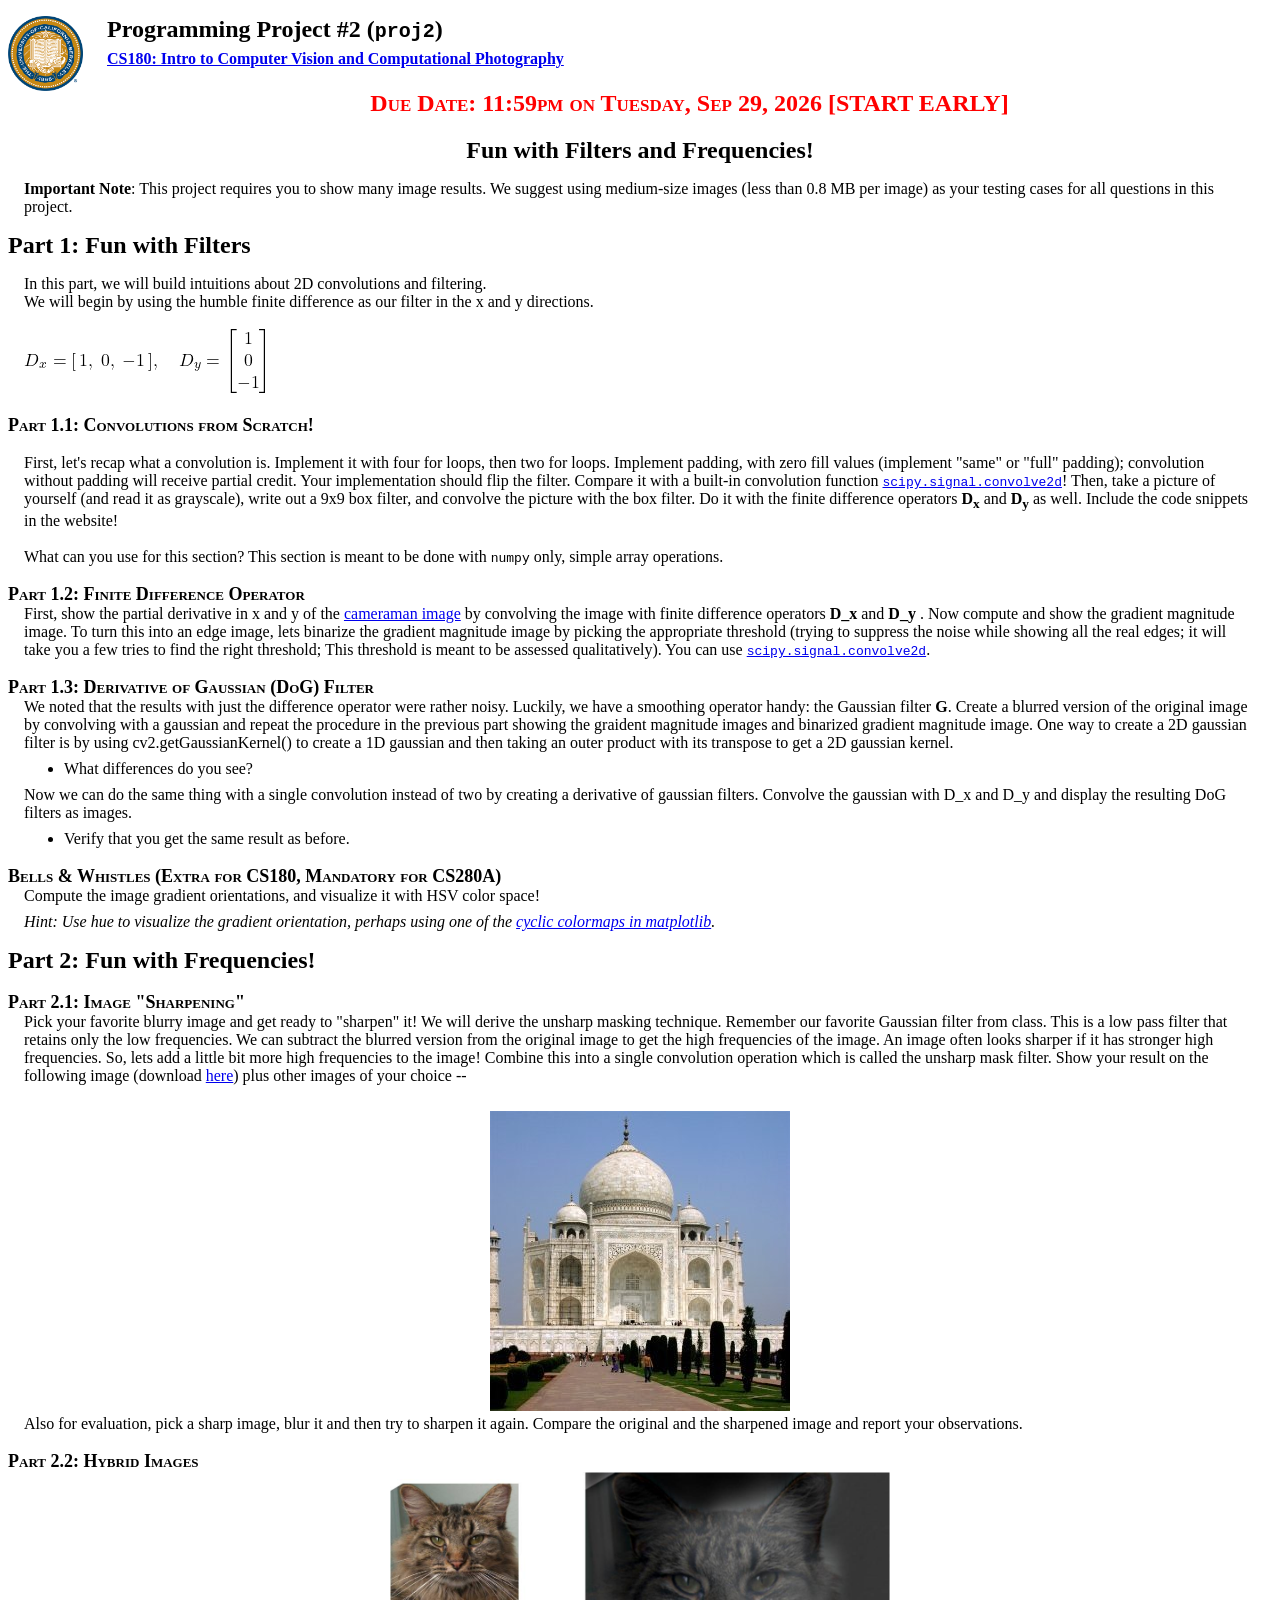
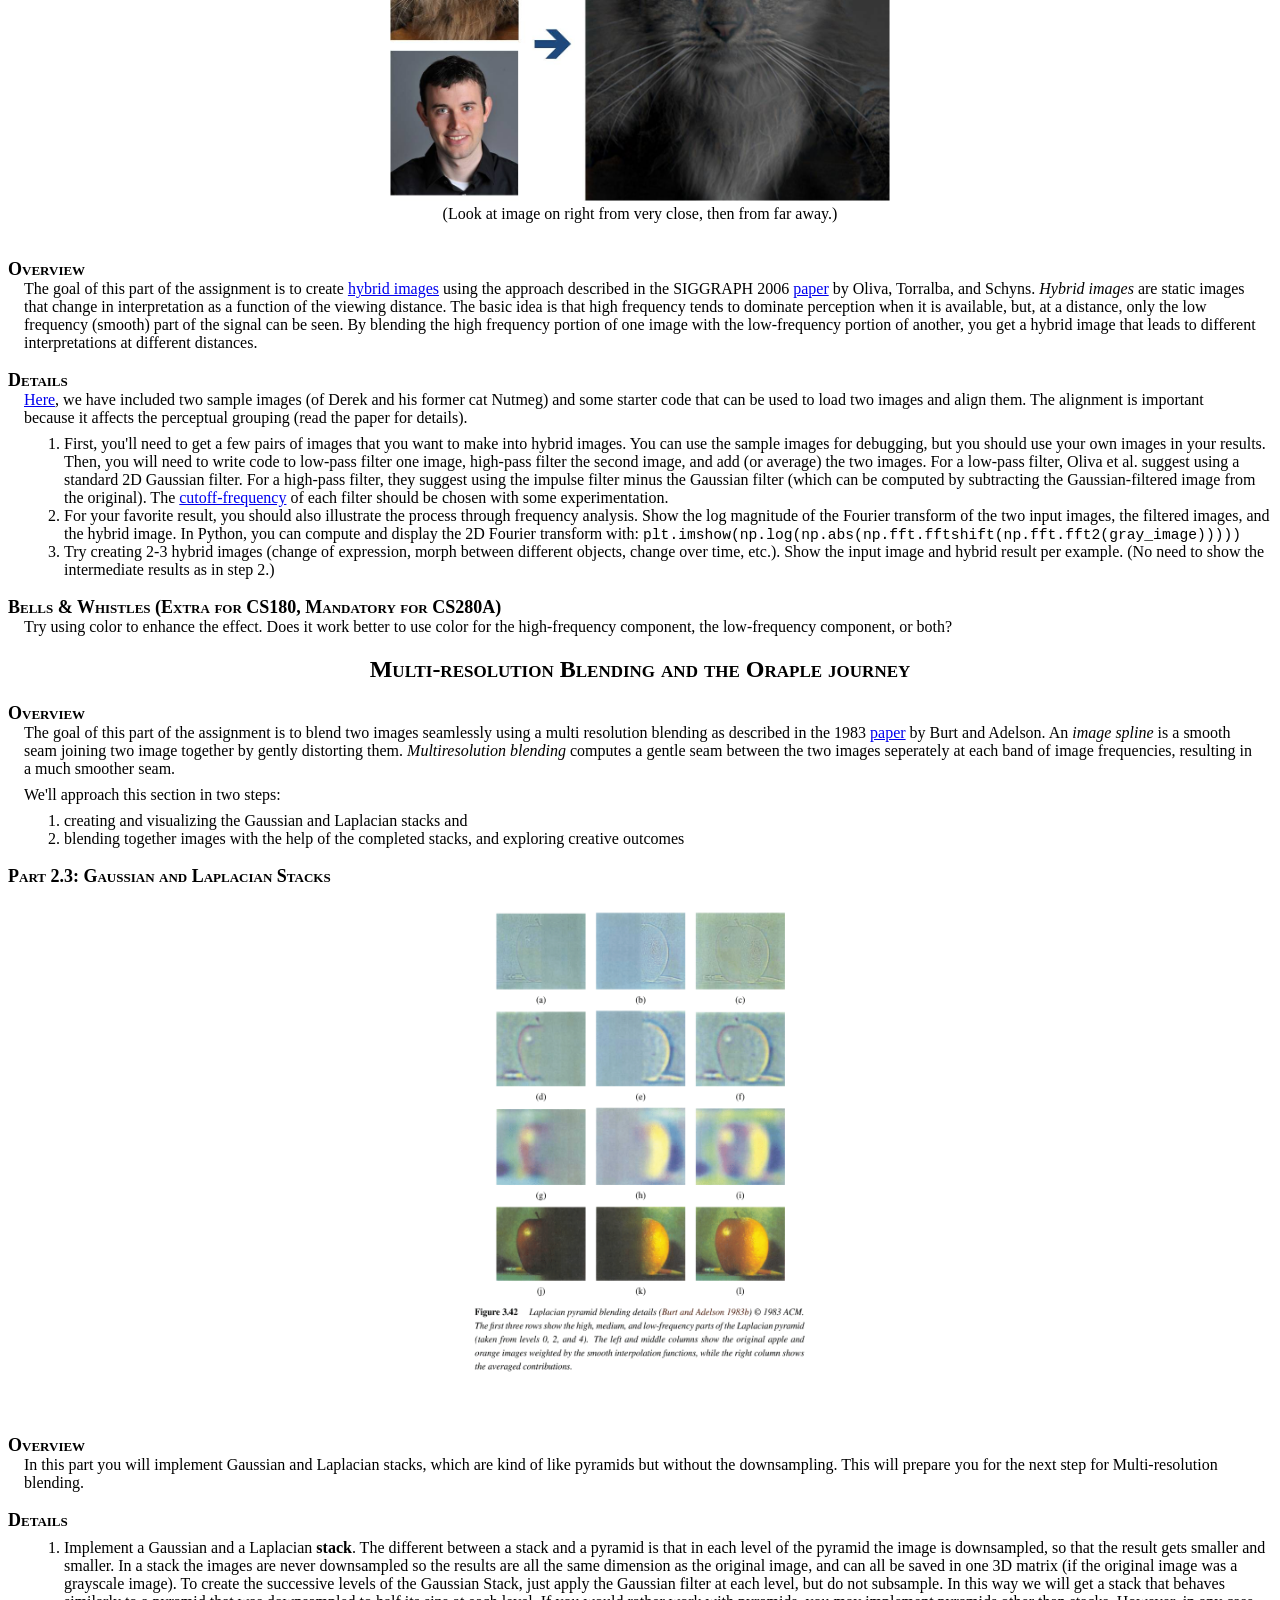
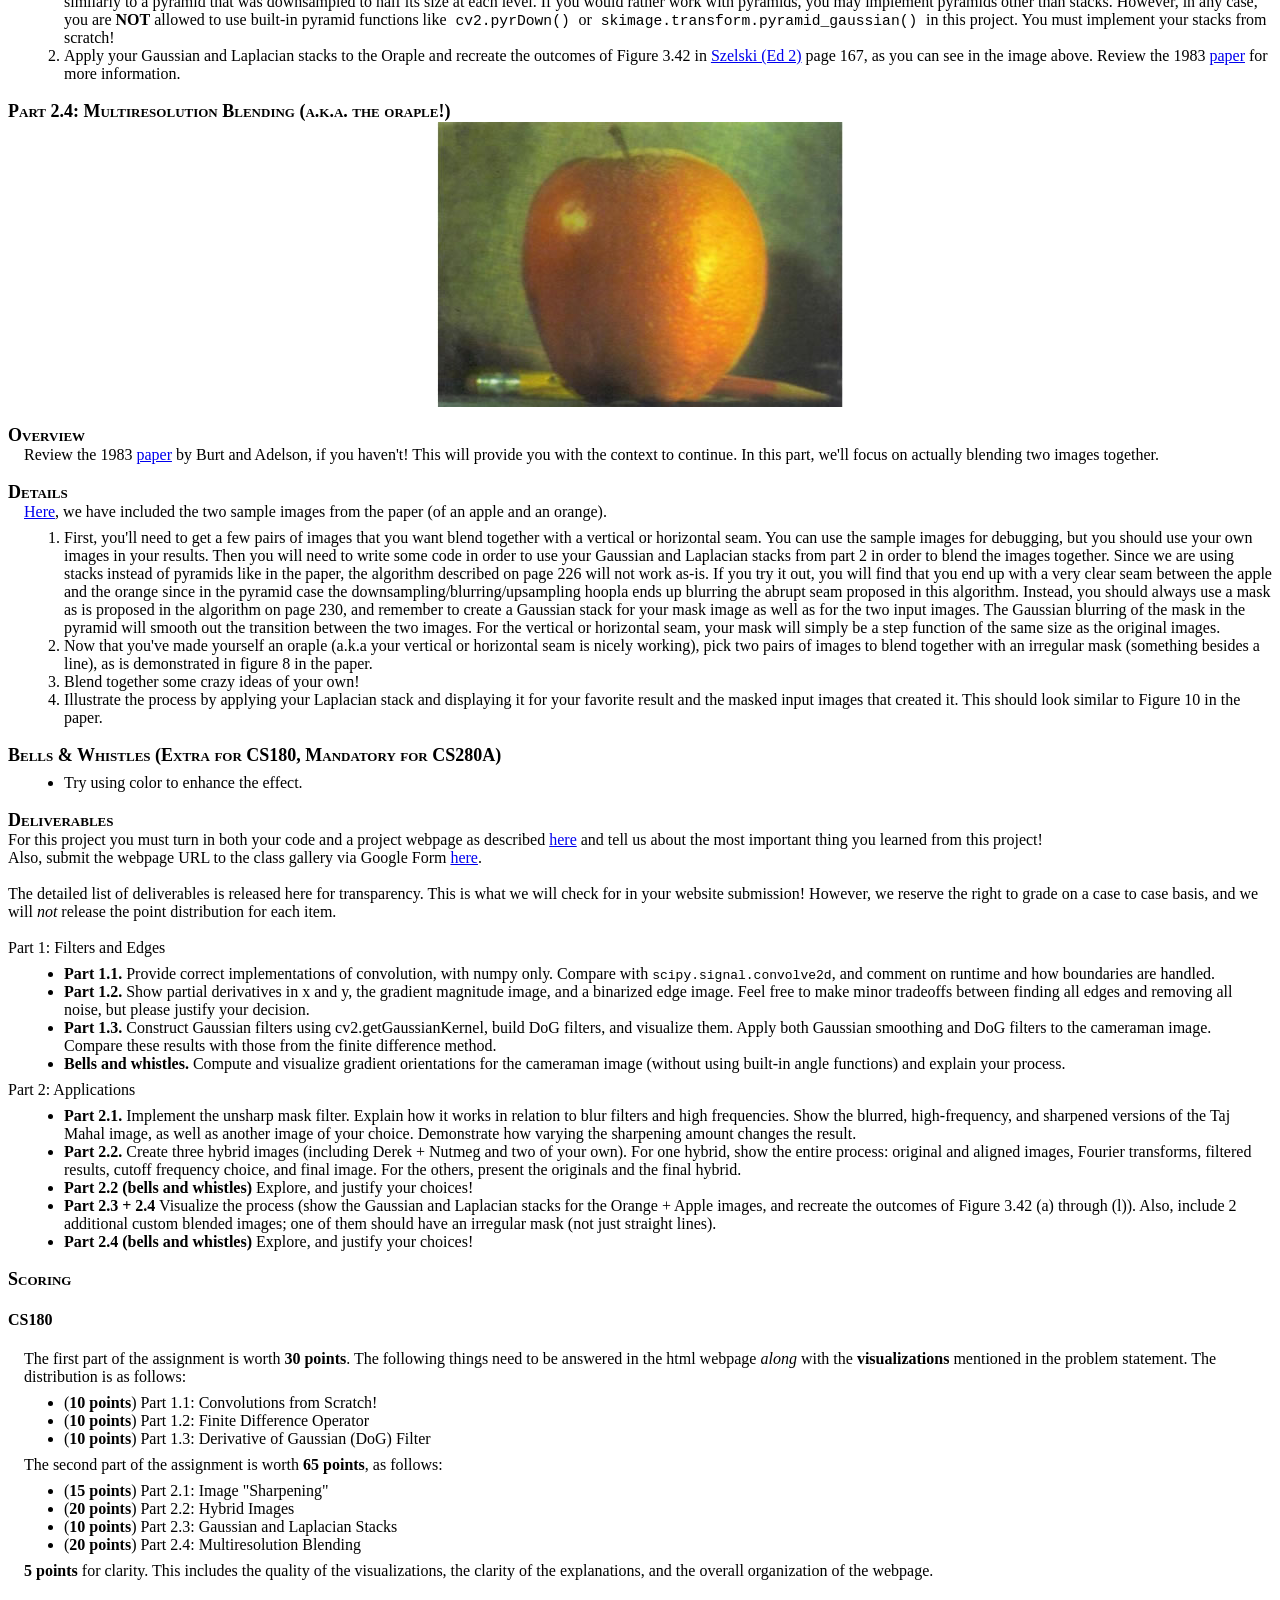
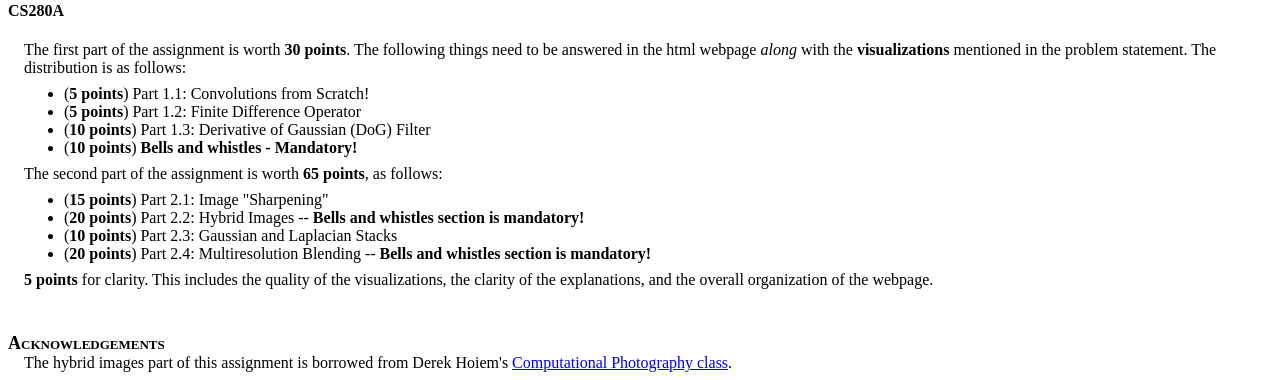
<file: midterm 1 study/projects/CS180_ Intro to Computer Vision and Computational Photography.html>
<!DOCTYPE html>
<!-- saved from url=(0052)https://cal-cs180.github.io/fa26/hw/proj2/index.html -->
<html lang="en"><head><meta http-equiv="Content-Type" content="text/html; charset=UTF-8">
  
<title>CS180: Intro to Computer Vision and Computational Photography</title>
<link rel="StyleSheet" href="./CS180_ Intro to Computer Vision and Computational Photography_files/style.css" type="text/css" media="all">
</head>
<body data-new-gr-c-s-check-loaded="14.1027.0" data-gr-ext-installed="">
<h1>
<img src="./CS180_ Intro to Computer Vision and Computational Photography_files/ucbseal_139_540.png" alt="berkeley logo" height="75" width="75">Programming Project #2 (<tt>proj2</tt>)<br>
<a href="https://cal-cs180.github.io/fa26/">CS180: Intro to Computer Vision and Computational
  Photography</a>
</h1>

<h2 style="opacity: 1; color: rgb(255, 0, 0); background-color: rgb(255, 255, 255);">
  Due Date: 11:59pm on Tuesday, Sep 29, 2026 [START EARLY]
 
</h2>

<center>
<h1>Fun with Filters and Frequencies!</h1>
</center>

<p><b>Important Note</b>: This project requires you to show many image results. We suggest using medium-size images (less than 0.8 MB per image) as your testing cases for all questions in this project.  </p>

<h1>Part 1: Fun with Filters </h1>

<p class="text">

In this part, we will build intuitions about 2D convolutions and filtering.

<br>We will begin by using the humble finite difference as our filter in the x and y directions. <br>
<br>
<img style="max-width:30%;" src="./CS180_ Intro to Computer Vision and Computational Photography_files/diff_op.png" alt="diff_op">
<br>

</p>

<h3>Part 1.1: Convolutions from Scratch!</h3>
<p class="text">

<br>
First, let's recap what a convolution is. Implement it with four for loops, then two for loops. 
Implement padding, with zero fill values (implement "same" or "full" padding); convolution without padding will receive partial credit. Your implementation should flip the filter.
Compare it with a built-in convolution function 
<a href="https://docs.scipy.org/doc/scipy/reference/generated/scipy.signal.convolve2d.html"><code>scipy.signal.convolve2d</code></a>!

Then, take a picture of yourself (and read it as grayscale), write out a 9x9 box filter, and convolve the picture with the box filter. 
Do it with the finite difference operators <b>D<sub>x</sub></b> and <b>D<sub>y</sub></b> as well.

Include the code snippets in the website!

<br>
<br>

What can you use for this section? This section is meant to be done with <code>numpy</code> only, simple array operations.
</p>

<h3>Part 1.2: Finite Difference Operator</h3>

  <p class="text">

First, show the partial derivative in x and y of the <a href="https://inst.eecs.berkeley.edu/~cs180/fa24/hw/proj2/cameraman.png">cameraman image</a> by convolving the image with finite difference operators <b>D_x</b> and <b> D_y </b>. Now compute and show the gradient magnitude image. To turn this into an edge image, lets binarize the gradient magnitude image by picking the appropriate threshold (trying to suppress the noise while showing all the real edges; it will take you a few tries to find the right threshold; This threshold is meant to be assessed qualitatively). You can use <a href="https://docs.scipy.org/doc/scipy/reference/generated/scipy.signal.convolve2d.html"><code>scipy.signal.convolve2d</code></a>.


</p><h3>Part 1.3: Derivative of Gaussian (DoG) Filter</h3>

  <p class="text">
  We noted that the results with just the difference operator were rather noisy. Luckily, we have a smoothing operator handy: the Gaussian filter <b>G</b>. Create a blurred version of the original image by convolving with a gaussian and repeat the procedure in the previous part showing the graident magnitude images and binarized gradient magnitude image. One way to create a 2D gaussian filter is by using cv2.getGaussianKernel() to create a 1D gaussian and then taking an outer product with its transpose to get a 2D gaussian kernel. 
</p><ul>
  <li>
    What differences do you see?
  </li>
</ul>
  <p class="text">
  Now we can do the same thing with a single convolution instead of two by creating a derivative of gaussian filters. Convolve the gaussian with D_x and D_y and display the resulting DoG filters as images. 
  </p>
<ul>
  <li>
    Verify that you get the same result as before.
  </li>
</ul>


<h3>Bells &amp; Whistles (Extra for CS180, Mandatory for CS280A)</h3>
<p class="text">
Compute the image gradient orientations, and visualize it with HSV color space!
</p><p style="font-style: italic">Hint: Use hue to visualize the gradient orientation, perhaps using one of the <a href="https://matplotlib.org/stable/users/explain/colors/colormaps.html#cyclic">cyclic colormaps in matplotlib</a>.</p>
<p></p>

<p></p>
<h1> Part 2: Fun with Frequencies!</h1>

<h3>Part 2.1: Image "Sharpening"</h3>

<div align="left">
  <p class="text">

Pick your favorite blurry image and get ready to "sharpen" it! We will derive the unsharp masking technique. Remember our favorite Gaussian filter from class. This is a low pass filter that retains only the low frequencies. We can subtract the blurred version from the original image to get the high frequencies of the image. An image often looks sharper if it has stronger high frequencies. So, lets add a little bit more high frequencies to the image! Combine this into a single convolution operation which is called the unsharp mask filter. Show your result on the following image (download <a href="./CS180_ Intro to Computer Vision and Computational Photography_files/taj.jpg">here</a>) plus other images of your choice -- </p></div><br>
<center>

<img src="./CS180_ Intro to Computer Vision and Computational Photography_files/taj.jpg" alt="taj"><br>

</center>

  <p class="text">

Also for evaluation, pick a sharp image, blur it and then try to sharpen it again. Compare the original and the sharpened image and report your observations.

</p><h3>Part 2.2: Hybrid Images</h3>
  <center>
  <img src="./CS180_ Intro to Computer Vision and Computational Photography_files/teaser.jpg" width="500px" alt="teaser"><br>
  <span class="text" style="font-size:12.0pt">(Look at image on right from very close, then from far away.)
</span></center>
<br>
<h3>Overview</h3>

<p class="text">The goal of this part of the assignment is to create <a href="https://en.wikipedia.org/wiki/Hybrid_image">hybrid images</a> using the approach
described in the SIGGRAPH 2006 <a href="https://web.archive.org/web/20070315210101/http://cvcl.mit.edu/hybrid/OlivaTorralb_Hybrid_Siggraph06.pdf">paper</a>
by Oliva, Torralba, and Schyns. <i>Hybrid images</i> are static images that
change in interpretation as a function of the viewing distance. The basic idea is that high frequency tends
to dominate perception when it is available, but, at a distance, only the low
frequency (smooth) part of the signal can be seen. By blending the high frequency portion of one image with the low-frequency portion of another, you get a hybrid image that leads to different interpretations at different distances.
</p>

<h3>Details</h3>

<p class="text">
<a href="https://drive.google.com/file/d/1ZjbOP-2dkZAiVDOpgPO7BbMCWfvybgUs/view?usp=sharing">Here</a>, we have included two sample images (of Derek and his former cat Nutmeg) and some
starter code that can be used to load two images and align them. The alignment is important because it affects
the perceptual grouping (read the paper for details).</p>

<ol>
  <li>
    First, you'll need to get a few pairs of images that you want to make into
    hybrid images.  You can use the sample
    images for debugging, but you should use your own images in your results.  Then, you will need to write code to low-pass
    filter one image, high-pass filter the second image, and add (or average) the
    two images.  For a low-pass filter, Oliva et al. suggest using a standard 2D Gaussian filter. For a high-pass filter, they suggest using
    the impulse filter minus the Gaussian filter (which can be computed by subtracting the Gaussian-filtered image from the original).
    The <a href="http://en.wikipedia.org/wiki/Cutoff_frequency">cutoff-frequency</a> of
    each filter should be chosen with some experimentation.</li>
  <li>For your favorite result, you should also illustrate the process through frequency analysis.  Show the log magnitude of the Fourier transform of the two input images, the filtered images, and the
    hybrid image. In Python, you can compute and display the 2D Fourier transform with:
  <span style="font-size:11.0pt;font-family:Courier New">plt.imshow(np.log(np.abs(np.fft.fftshift(np.fft.fft2(gray_image)))))</span> </li>
  <li>Try creating 2-3 hybrid images (change of expression,
    morph between different objects, change over time, etc.). Show the input image and hybrid result per example. (No need to show the intermediate results as in step 2.)
    </li>
</ol>
<h3>Bells &amp; Whistles (Extra for CS180, Mandatory for CS280A)</h3>

<p class="text">Try using color to enhance the effect.
Does it work better to use color for the high-frequency component, the
low-frequency component, or both?
</p>
<p class="text">
</p><h2>Multi-resolution Blending and the Oraple journey</h2>
<p></p><p class="text">
</p><h3>Overview</h3>
<p class="text">The goal of this part of the assignment is to blend two images seamlessly using a multi resolution blending as described in the 1983 <a href="https://www.cs.princeton.edu/courses/archive/fall05/cos429/papers/burt_adelson.pdf">paper</a> by Burt and Adelson. An <em>image spline</em> is a smooth seam joining two image together by gently distorting them. <em>Multiresolution blending </em> computes a gentle seam between the two images seperately at each band of image frequencies, resulting in a much smoother seam.</p>  
<p align="left" class="text">We'll approach this section in two steps: 
  </p><ol>
    <li>creating and visualizing the Gaussian and Laplacian stacks and</li>
    <li>blending together images with the help of the completed stacks, and exploring creative outcomes </li>
  </ol>
<p></p>
<p></p><h3>Part 2.3: Gaussian and Laplacian Stacks</h3>
<p align="center"><img src="./CS180_ Intro to Computer Vision and Computational Photography_files/stackvis.png" width="390" height="500" alt="lincoln"></p>
<p class="text"><br>
</p><center>
  <h3 align="left">Overview</h3>
  <p align="left" class="text">In this part you will implement Gaussian and Laplacian stacks, which are kind of like pyramids but without the downsampling. This will prepare you for the next step for Multi-resolution blending.</p>
  <h3 align="left">Details</h3>
</center>
<ol>
  <li>
    <div align="left"> Implement a Gaussian and a Laplacian <strong>stack</strong>. The different between a stack and a pyramid is that in each level of the pyramid the image is downsampled, so that the result gets smaller and smaller.
      In a stack the images are never downsampled so the results are all the same dimension as the original image, and can all be saved in one 3D matrix (if the original image was a grayscale image).
      To create the successive levels of the Gaussian Stack, just apply the Gaussian filter at each level, but do not subsample.
    In this way we will get a stack that behaves similarly to a pyramid that was downsampled to half its size at each level. If you would rather work with pyramids, you may implement pyramids other than stacks. However, in any case, you are <strong>NOT</strong> allowed to use built-in pyramid functions like<span style="font-family: Courier New; font-size: 11.0pt"> cv2.pyrDown() </span>or<span style="font-family: Courier New; font-size: 11.0pt"> skimage.transform.pyramid_gaussian() </span>in this project. You must implement your stacks from scratch!</div>
  </li>
  <li>Apply your Gaussian and Laplacian stacks to the Oraple and recreate the outcomes of Figure 3.42 in <a href="https://www.dropbox.com/s/bzt69u4azxyfpjo/SzeliskiBookDraft_20210828.pdf?dl=0">Szelski (Ed 2)</a> page 167, as you can see in the image above. Review the 1983 <a href="https://www.cs.princeton.edu/courses/archive/fall05/cos429/papers/burt_adelson.pdf">paper</a> for more information.</li>
</ol>
<p class="text">
</p><p class="text">
</p><h3 align="left">Part 2.4: Multiresolution Blending (a.k.a. the oraple!)</h3>
<p align="center" class="text"><img src="./CS180_ Intro to Computer Vision and Computational Photography_files/orple.jpg" alt="half apple half orange" width="406" height="285" align="middle">
</p><p class="text">
</p><h3>Overview</h3>
<p class="text">Review the 1983 <a href="https://www.cs.princeton.edu/courses/archive/fall05/cos429/papers/burt_adelson.pdf">paper</a> by Burt and Adelson, if you haven't! This will provide you with the context to continue. In this part, we'll focus on actually blending two images together.</p>
<h3>Details</h3>
<p class="text"><a href="https://inst.eecs.berkeley.edu/~cs180/fa24/hw/proj2/spline.zip">Here</a>, we have included the two sample images from the paper (of an apple and an orange).</p>
<ol>
  <li> First, you'll need to get a few pairs of images that you want blend together with a vertical or horizontal seam.  You can use the sample
  images for debugging, but you should use your own images in your results. Then you will need to write some code in order to use your Gaussian and Laplacian stacks from part 2 in order to blend the images together. Since we are using stacks instead of pyramids like in the paper, the algorithm described on page 226 will not work as-is. If you try it out, you will find that you end up with a very clear seam between the apple and the orange since in the pyramid case the downsampling/blurring/upsampling hoopla ends up blurring the abrupt seam proposed in this algorithm. Instead, you should always use a mask as is proposed in the algorithm on page 230,
  and remember to create a Gaussian stack for your mask image as well as for the two input images. The Gaussian blurring of the mask in the pyramid will smooth out the transition between the two images. For the vertical or horizontal seam, your mask will simply be a step function of the same size as the original images.</li>
  <li>Now that you've made yourself an oraple (a.k.a your vertical or horizontal seam is nicely working), pick two pairs of images to blend together with an irregular mask (something besides a line), as is demonstrated in figure 8 in the paper.<span style="font-size:11.0pt;font-family:Courier New"></span></li>
  <li>Blend together some crazy ideas of your own!</li>
  <li>Illustrate the process by applying your  Laplacian stack and displaying it for your favorite result and the masked input images that created it.  This should look similar to Figure 10 in the paper.</li>
</ol>
<h3>Bells &amp; Whistles (Extra for CS180, Mandatory for CS280A)</h3>
<ul>
  <li>Try using color to enhance the effect.
  </li>
</ul>


<h3>Deliverables</h3>
For this project you must turn in both your code and a project webpage as described <a href="https://cal-cs180.github.io/fa26/hw/submitting.html">here</a> and tell us about the most important thing you learned from this project!


<br>
Also, submit the webpage URL to the class gallery via Google Form <a href="https://forms.gle/XwXBpGgkLTJehzxQ9">here</a>.

<br>
<br>

The detailed list of deliverables is released here for transparency. This is what we will check for in your website submission! However, we reserve the right to grade on a case to case basis, and we will <i>not</i> release the point distribution for each item.

<br>
<br>

Part 1: Filters and Edges
<ul>
  <li class="text"><b>Part 1.1.</b> Provide correct implementations of convolution, with numpy only. Compare with <code>scipy.signal.convolve2d</code>, and comment on runtime and how boundaries are handled.</li>
  <li class="text"><b>Part 1.2.</b> Show partial derivatives in x and y, the gradient magnitude image, and a binarized edge image. Feel free to make minor tradeoffs between finding all edges and removing all noise, but please justify your decision.</li>
  <li class="text"><b>Part 1.3.</b> Construct Gaussian filters using cv2.getGaussianKernel, build DoG filters, and visualize them. Apply both Gaussian smoothing and DoG filters to the cameraman image. Compare these results with those from the finite difference method.</li>
  <li class="text"><b>Bells and whistles.</b> Compute and visualize gradient orientations for the cameraman image (without using built-in angle functions) and explain your process.</li>
</ul>

Part 2: Applications
<ul>
  <li class="text"><b>Part 2.1.</b> Implement the unsharp mask filter. Explain how it works in relation to blur filters and high frequencies. Show the blurred, high-frequency, and sharpened versions of the Taj Mahal image, as well as another image of your choice. Demonstrate how varying the sharpening amount changes the result.</li>
  <li class="text"><b>Part 2.2.</b> Create three hybrid images (including Derek + Nutmeg and two of your own). For one hybrid, show the entire process: original and aligned images, Fourier transforms, filtered results, cutoff frequency choice, and final image. For the others, present the originals and the final hybrid.</li>
  <li class="text"><b>Part 2.2 (bells and whistles)</b> Explore, and justify your choices!</li>
  <li class="text"><b>Part 2.3 + 2.4</b> Visualize the process (show the Gaussian and Laplacian stacks for the Orange + Apple images, and recreate the outcomes of Figure 3.42 (a) through (l)). Also, include 2 additional custom blended images; one of them should have an irregular mask (not just straight lines).</li>
  <li class="text"><b>Part 2.4 (bells and whistles)</b> Explore, and justify your choices!</li>
</ul>


<h3>Scoring</h3>

<h4>CS180</h4>

<p class="text">The first part of the assignment is worth <b>30 points</b>. The following things need to be answered in the html webpage <i>along</i> with the <b>visualizations</b> mentioned in the problem statement. The distribution is as follows: </p>

<ul>
  <li class="text"> (<b>10 points</b>) Part 1.1: Convolutions from Scratch!</li>
  <li class="text"> (<b>10 points</b>) Part 1.2: Finite Difference Operator</li>
  <li class="text"> (<b>10 points</b>) Part 1.3: Derivative of Gaussian (DoG) Filter</li>
</ul>

<p class="text">The second part of the assignment is worth <b>65 points</b>, as follows: </p>

<ul>
  <li class="text"> (<b>15 points</b>) Part 2.1: Image "Sharpening"</li>
  <li class="text"> (<b>20 points</b>) Part 2.2: Hybrid Images</li>
  <li class="text"> (<b>10 points</b>) Part 2.3: Gaussian and Laplacian Stacks</li>
  <li class="text"> (<b>20 points</b>) Part 2.4: Multiresolution Blending</li>
</ul>

<p class="text"> <b>5 points</b> for clarity. This includes the quality of the visualizations, the clarity of the explanations, and the overall organization of the webpage. </p>

<h4>CS280A</h4>

<p class="text">The first part of the assignment is worth <b>30 points</b>. The following things need to be answered in the html webpage <i>along</i> with the <b>visualizations</b> mentioned in the problem statement. The distribution is as follows: </p>

<ul>
  <li class="text"> (<b>5 points</b>) Part 1.1: Convolutions from Scratch!</li>
  <li class="text"> (<b>5 points</b>) Part 1.2: Finite Difference Operator</li>
  <li class="text"> (<b>10 points</b>) Part 1.3: Derivative of Gaussian (DoG) Filter</li>
  <li class="text"> (<b>10 points</b>) <b>Bells and whistles - Mandatory! </b></li>
</ul>

<p class="text">The second part of the assignment is worth <b>65 points</b>, as follows: </p>

<ul>
  <li class="text"> (<b>15 points</b>) Part 2.1: Image "Sharpening"</li>
  <li class="text"> (<b>20 points</b>) Part 2.2: Hybrid Images -- <b>Bells and whistles section is mandatory!</b></li>
  <li class="text"> (<b>10 points</b>) Part 2.3: Gaussian and Laplacian Stacks</li>
  <li class="text"> (<b>20 points</b>) Part 2.4: Multiresolution Blending -- <b>Bells and whistles section is mandatory!</b></li>
</ul>

<p class="text"> <b>5 points</b> for clarity. This includes the quality of the visualizations, the clarity of the explanations, and the overall organization of the webpage. </p>


<p></p>



<!-- <h4>CS180</h4>

<p class="text">The first part of the assignment is worth <b>30 points</b>. The following things need to be answered in the html webpage <i>along</i> with the <b>visualizations</b> mentioned in the problem statement. The distribution is as follows: </p>

<ul>
<li class="text"> (<b>10 points</b>) Explain how you implemented the convolution from scratch in Part 1.1.</li>
<li class="text"> (<b>10 points</b>) Include a brief description of gradient magnitude computation.</li>
<li class="text"> (<b>10 points</b>) Answer the questions asked in part 1.2</li>
</ul>
<p></p>

<p class="text">The second part of the assignment is worth <b>65 points</b>, as follows: </p>

<ul>
 <li class="text"> (<b>20 points</b>) for the implementation of all four parts of the project. </li>
 <li class="text"> The following are the points for the project html page description as well as results:
  <ul> 
   <li>(<b>15 points</b>) for the Unsharp Masking: Show the progression of the original image to the sharpened image for the given image and an image of your choice.</li>
   <li>(<b>5 points</b>) for hybrid images and the Fourier analysis;</li>
   <li>(<b>5 points</b>) for including at least two hybrid image examples beyond the first (including at least one failure);</li>
   <li>(<b>15 points</b>) for multiresolution blending;</li>
   <li>(<b>5 points</b>) for including at least two multiresolution blending examples beyond the apple+orange,
    one of them with an irregular mask.</li>
   <o:p></o:p>
  </ul>
 </li>
</ul>

  <p class="text">
 <b> 5 points</b> for clarity. This includes the quality of the visualizations, the clarity of the explanations, and the overall organization of the webpage. </p>
</p>

<h4>CS280A</h4>

The project is worth <b>100 points</b>. The distribution is as follows:

<p class="text">The first part of the assignment is worth <b>30 points</b>. The following things need to be answered in the html webpage <i>along</i> with the <b>visualizations</b> mentioned in the problem statement. The distribution is as follows: </p>

<ul>
<li class="text"> (<b>5 points</b>) Explain how you implemented the convolution from scratch in Part 1.1.</li>
<li class="text"> (<b>5 points</b>) Include a brief description of gradient magnitude computation.</li>
<li class="text"> (<b>10 points</b>) Answer the questions asked in part 1.2</li>
<li class="text"> (<b>10 points</b>) <b>Bells and whistles - Mandatory! </b></li>
</ul>
<p></p>

<p class="text">The second part of the assignment is worth <b>65 points</b>, as follows: </p>

<ul>
 <li class="text"> (<b>20 points</b>) for the implementation of all four parts of the project. </li>
 <li class="text"> The following are the points for the project html page description as well as results:
  <ul> 
   <li>(<b>10 points</b>) for the Unsharp Masking: Show the progression of the original image to the sharpened image for the given image and an image of your choice.</li>
   <li>(<b>10 points</b>) for hybrid images and the Fourier analysis -- <b>with bells and whistles - Mandatory!</b>;</li>
   <li>(<b>5 points</b>) for including at least two hybrid image examples beyond the first (including at least one failure);</li>
   <li>(<b>15 points</b>) for multiresolution blending -- <b>with bells and whistles - Mandatory!</b>;</li>
   <li>(<b>5 points</b>) for including at least two multiresolution blending examples beyond the apple+orange,
    one of them with an irregular mask.</li>
   <o:p></o:p>
  </ul>
 </li>
</ul>

  <p class="text">
 <b> 5 points</b> for clarity. This includes the quality of the visualizations, the clarity of the explanations, and the overall organization of the webpage. </p>
</p> -->

<p><br>

   
  </p><h3>Acknowledgements</h3>

  <p class="text">
  The hybrid images part of this assignment is borrowed
  from Derek Hoiem's
  <a href="http://courses.engr.illinois.edu/cs498dh/fa2011/">Computational Photography class</a>.
  </p>




<grammarly-desktop-integration data-grammarly-shadow-root="true"></grammarly-desktop-integration>
</body></html>
</file>
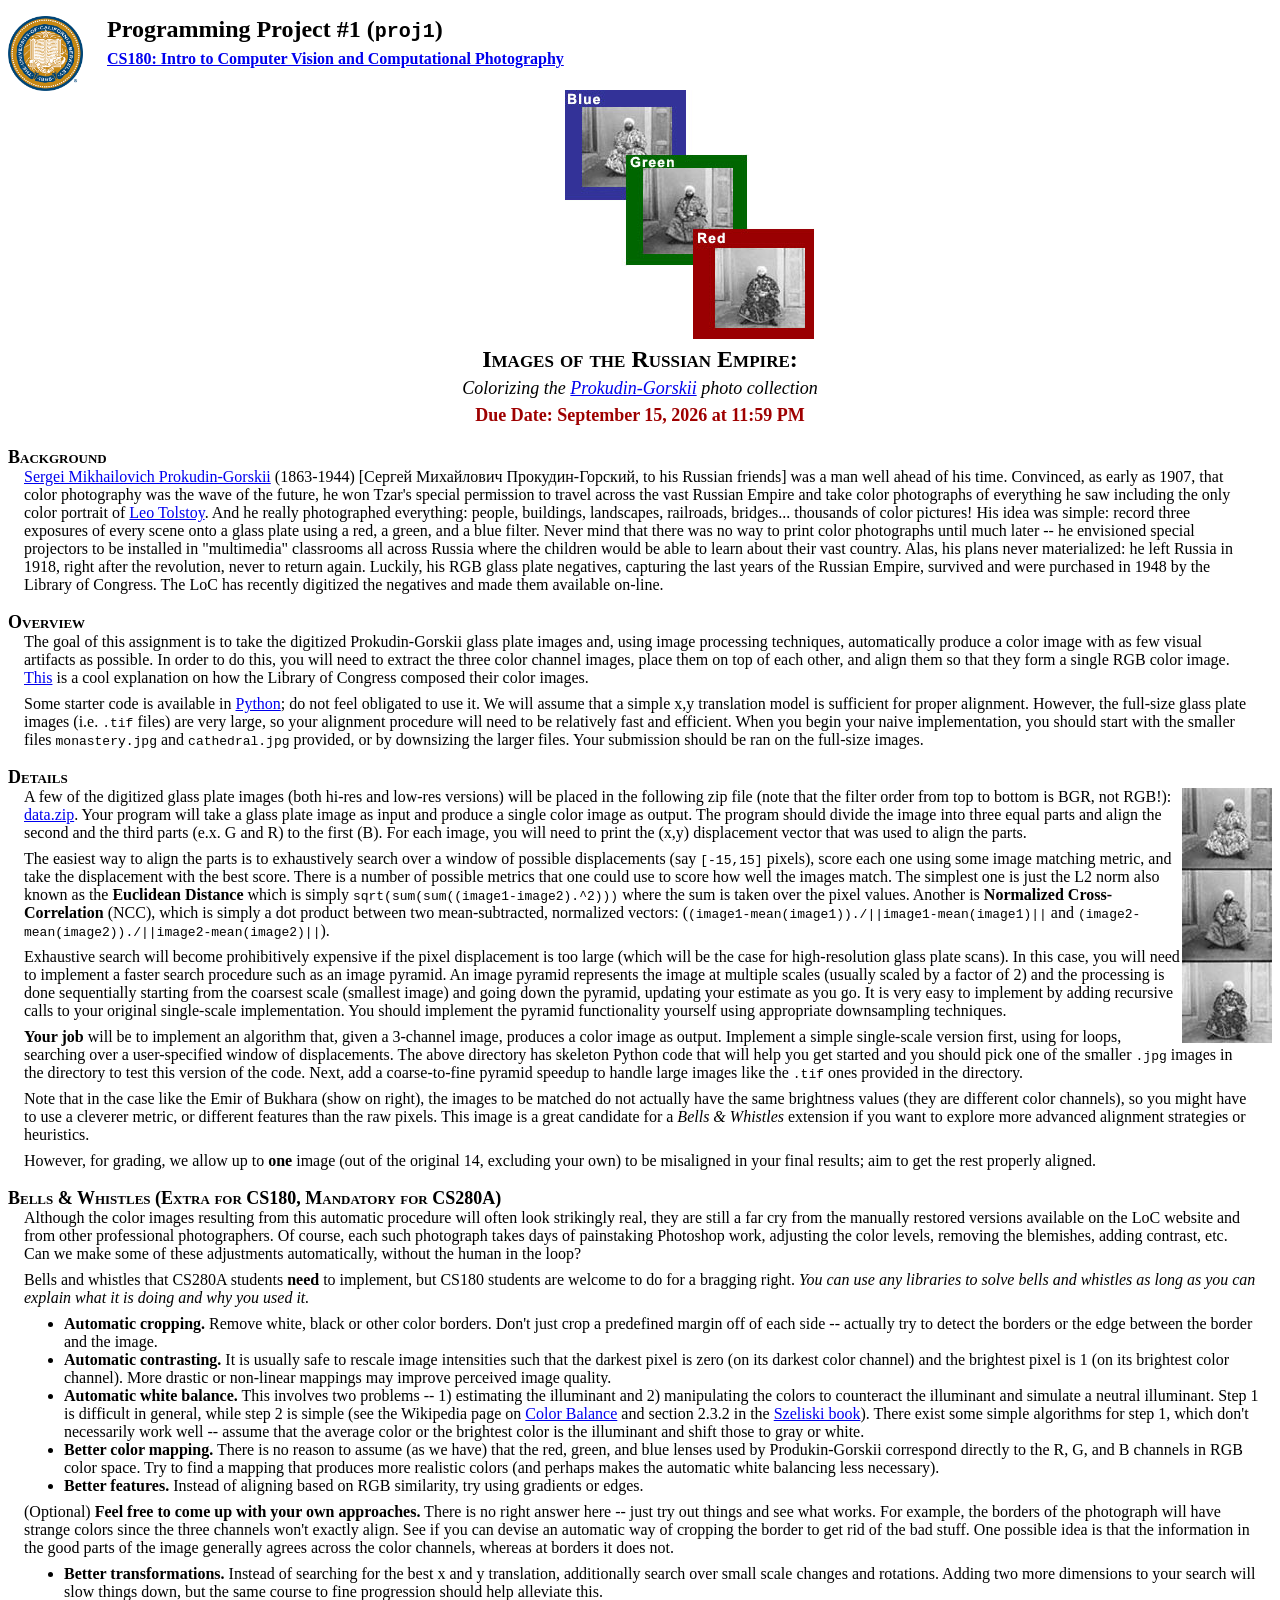
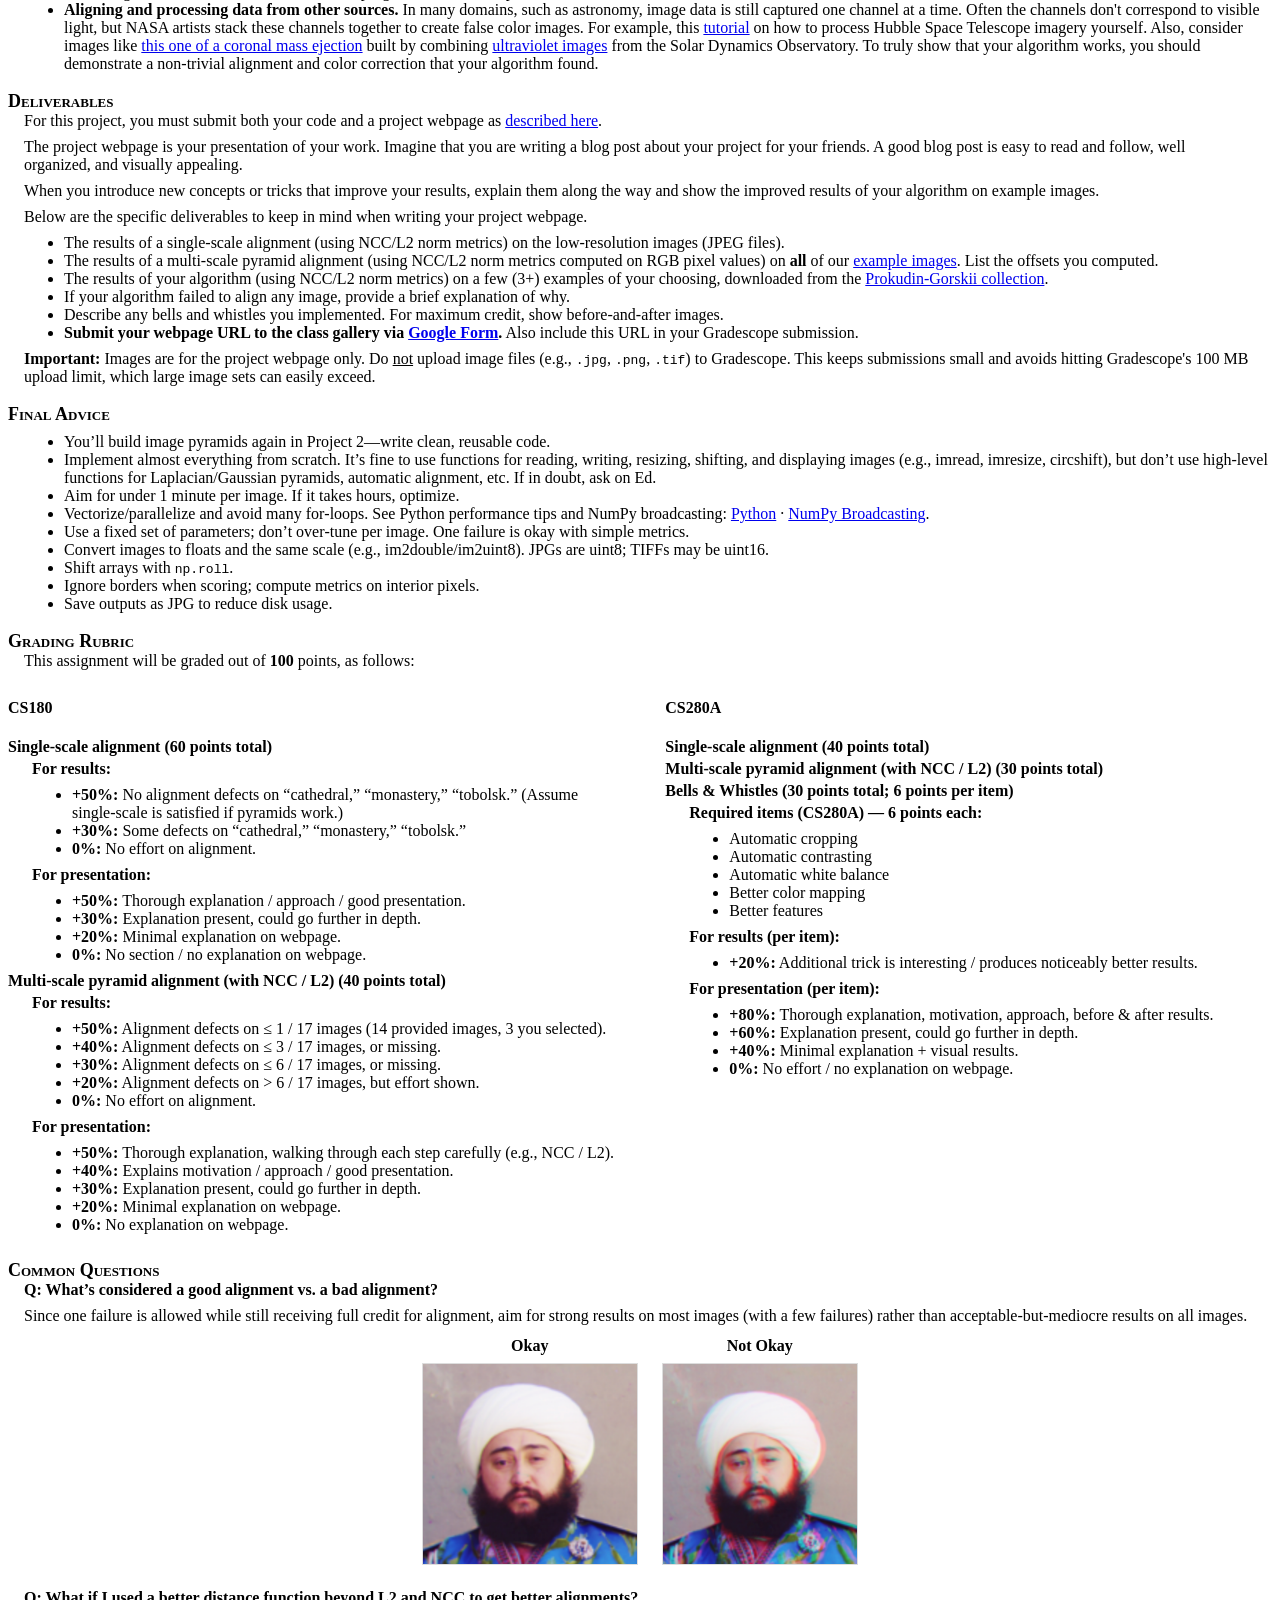
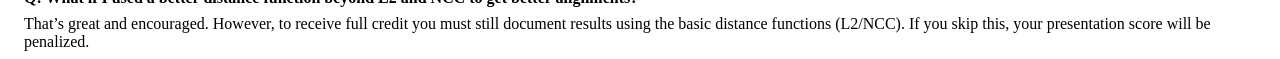
<file: midterm 1 study/projects/CS180_ Project 1.html>
<!DOCTYPE html>
<!-- saved from url=(0052)https://cal-cs180.github.io/fa26/hw/proj1/index.html -->
<html lang="en"><head><meta http-equiv="Content-Type" content="text/html; charset=UTF-8">
  
  <title>CS180: Project 1</title>
  <style>
    body {
      background: white;
      color: black;
    }

    h1 {
      font-size: x-large;
    }

    h1 a {
      font-size: medium;
    }

    h1 img {
      float: left;
      padding-right: 1em;
    }

    h2 {
      font-size: x-large;
      text-align: center;
      font-variant: small-caps;
    }

    h2 b {
      font-size: large;
      font-variant: normal;
      color: red;
    }

    h2 i {
      font-size: large;
      font-variant: normal;
      font-style: italic;
      font-weight: normal;
    }

    h3 {
      font-size: large;
      font-variant: small-caps;
      margin: 1em 0 0 0;
    }

    /* Ensure h5 is at least as large as paragraph text */
    h5 {
      font-size: 1em;
    }

    p {
      margin: 0 1em 0.5em 1em;
    }

    ul,
    ol {
      margin: 0.5em 0 0.5em 1em;
    }

    li {
      margin: 0;
    }

    /* Rubric layout styles (scoped to this page) */
    .rubric {
      display: flex;
      justify-content: space-between;
      gap: 0.5rem;
      align-items: flex-start;
      flex-wrap: wrap;
    }

    .rubric-col {
      width: 48%;
      min-width: 320px;
    }

    .rubric-indent {
      margin-left: 0.5rem;
    }

    .rubric-note {
      font-size: 0.95em;
    }

    .rubric h5 {
      margin: 0.25em 0;
    }
  </style>
</head>

<body>
  <header>
    <h1>
      <img src="./CS180_ Project 1_files/ucbseal_139_540.png" alt="berkeley logo" height="75" width="75">
      Programming Project #1 (<code>proj1</code>)<br>
      <!-- TODO: Update fa24 to fa25 when URLs are ready -->
      <a href="https://cal-cs180.github.io/fa26/">CS180: Intro to Computer Vision and Computational
        Photography</a>
    </h1>
  </header>
  <h2>
    <img src="./CS180_ Project 1_files/image001.jpg" alt="Red-Green-Blue Example"><br>
    Images of the Russian Empire:<br>
    <i>Colorizing the
      <a href="https://www.loc.gov/collections/prokudin-gorskii/">Prokudin-Gorskii</a>
      photo collection</i><br>
    <b style="color:#9E0000">Due Date: September 15, 2026 at 11:59 PM</b>
  </h2>
  <h3>Background</h3>
  <p>
    <a href="http://en.wikipedia.org/wiki/Prokudin-Gorskii">Sergei Mikhailovich Prokudin-Gorskii</a>
    (1863-1944) [Сергей
    Михайлович
    Прокудин-Горский,
    to his Russian friends] was a man well ahead of his time. Convinced, as
    early as 1907, that color photography was the wave of the future, he won
    Tzar's special permission to travel across the vast Russian Empire and
    take color photographs of everything he saw including the only color
    portrait of
    <a href="http://en.wikipedia.org/wiki/Leo_Tolstoy">Leo Tolstoy</a>. And he
    really photographed everything: people, buildings, landscapes, railroads,
    bridges... thousands of color pictures! His idea was simple: record three
    exposures of every scene onto a glass plate using a red, a green, and a
    blue filter. Never mind that there was no way to print color photographs
    until much later -- he envisioned special projectors to be installed in
    "multimedia" classrooms all across Russia where the children would be able
    to learn about their vast country. Alas, his plans never materialized: he
    left Russia in 1918, right after the revolution, never to return again.
    Luckily, his RGB glass plate negatives, capturing the last years of the
    Russian Empire, survived and were purchased in 1948 by the Library of
    Congress. The LoC has recently digitized the negatives and made them
    available on-line.
  </p>
  <h3>Overview</h3>
  <p>
    The goal of this assignment is to take the digitized Prokudin-Gorskii
    glass plate images and, using image processing techniques, automatically
    produce a color image with as few visual artifacts as possible. In order
    to do this, you will need to extract the three color channel images, place
    them on top of each other, and align them so that they form a single RGB
    color image. <a href="http://www.loc.gov/exhibits/empire/making.html">This</a> is a cool explanation on how the
    Library of Congress composed their
    color images.
  </p>
  <p>
    Some starter code is available in
    <!-- TODO: Update fa24 to fa25 when URLs are ready -->
    <a href="https://inst.eecs.berkeley.edu/~cs180/fa24/hw/proj1/data/colorize_skel.py">Python</a>; do not feel
    obligated
    to use it.
    We will assume that a simple x,y translation model is sufficient for
    proper alignment. However, the full-size glass plate images (i.e. <code>.tif</code> files) are very
    large, so your alignment procedure will need to be relatively fast and
    efficient.
    When you begin your naive implementation, you should start with the smaller files
    <code>monastery.jpg</code> and <code>cathedral.jpg</code> provided, or by downsizing the larger files.
    Your submission should be ran on the full-size images.
  </p>
  <h3>Details</h3>
  <img src="./CS180_ Project 1_files/image003.jpg" alt="example negative" style="float: right">
  <p>
    A few of the digitized glass plate images (both hi-res and low-res
    versions) will be placed in the following zip file (note that the filter
    order from top to bottom is BGR, not RGB!): <a href="https://drive.google.com/file/d/1gJT5EcsANLwNVEhswTKQ3sR81wTEF0tu/view?usp=sharing" target="_blank">data.zip</a>.

    Your program will take a glass plate
    image as input and produce a single color image as output. The program
    should divide the image into three equal parts and align the second and
    the third parts (e.x. G and R) to the first (B). For each image, you will need
    to print the (x,y) displacement vector that was used to align the parts.
  </p>
  <p>
    The easiest way to align the parts is to exhaustively search over a window
    of possible displacements (say <code>[-15,15]</code> pixels), score each one using some
    image matching metric, and take the displacement with the best score.
    There is a number of possible metrics that one could use to score how well
    the images match. The simplest one is just the L2 norm also known as the
    <b>Euclidean Distance</b> which is simply
    <code>sqrt(sum(sum((image1-image2).^2)))</code> where the sum is taken over the
    pixel values. Another is <b>Normalized Cross-Correlation</b> (NCC), which is
    simply a dot product between two mean-subtracted, normalized vectors:
    (<code>(image1-mean(image1))./||image1-mean(image1)||</code>
    and <code>(image2-mean(image2))./||image2-mean(image2)||</code>).
  </p>
  
  <p>
    Exhaustive search will become prohibitively expensive if the pixel
    displacement is too large (which will be the case for high-resolution
    glass plate scans). In this case, you will need to implement a faster
    search procedure such as an image pyramid. An image pyramid represents the
    image at multiple scales (usually scaled by a factor of 2) and the
    processing is done sequentially starting from the coarsest scale (smallest
    image) and going down the pyramid, updating your estimate as you go. It is
    very easy to implement by adding recursive calls to your original
    single-scale implementation. You should implement the pyramid
    functionality yourself using appropriate downsampling techniques.
  </p>
  <p>
    <strong>Your job</strong> will be to implement an algorithm that, given a 3-channel image,
    produces a color image as output. Implement a simple single-scale version
    first, using for loops, searching over a user-specified window of
    displacements. The above directory has skeleton Python code that
    will help you get started and you should pick one of the smaller <code>.jpg</code>
    images in the directory to test this version of the code. Next, add a
    coarse-to-fine pyramid speedup to handle large images like the <code>.tif</code> ones
    provided in the directory.
  </p>
  <p>
    Note that in the case like the Emir of
    Bukhara (show on right), the images to be matched do not actually have the
    same brightness values (they are different color channels), so you might
    have to use a cleverer metric, or different features than the raw pixels.
    This image is a great candidate for a
    <em>Bells &amp; Whistles</em> extension if you want to explore more advanced
    alignment strategies or heuristics.
  </p>
  <p>
    However, for grading, we allow up to <strong>one</strong> image (out of the original 14, excluding your own) to be misaligned in your
    final results; aim to get the rest properly aligned.
  </p>
  <h3>Bells &amp; Whistles (Extra for CS180, Mandatory for CS280A)</h3>
  <p>
    Although the color images resulting from this automatic procedure will
    often look strikingly real, they are still a far cry from the manually
    restored versions available on the LoC website and from other professional
    photographers. Of course, each such photograph takes days of painstaking
    Photoshop work, adjusting the color levels, removing the blemishes, adding
    contrast, etc. Can we make some of these adjustments automatically,
    without the human in the loop?
  </p>
  <p>Bells and whistles that CS280A students <strong>need</strong> to implement, but CS180 students are welcome to do for a bragging right. <i>You can use any libraries to solve bells and whistles as long as you can explain what it is doing and why you used it.</i></p>
  <ul>
    <li>
      <strong>Automatic cropping.</strong> Remove white, black or other color borders. Don't
      just crop a predefined margin off of each side -- actually try to detect
      the borders or the edge between the border and the image.
    </li>
    <li>
      <strong>Automatic contrasting.</strong> It is usually safe to rescale image intensities
      such that the darkest pixel is zero (on its darkest color channel) and
      the brightest pixel is 1 (on its brightest color channel). More drastic
      or non-linear mappings may improve perceived image quality.
    </li>
    <li>
      <strong>Automatic white balance.</strong> This involves two problems -- 1) estimating the
      illuminant and 2) manipulating the colors to counteract the illuminant
      and simulate a neutral illuminant. Step 1 is difficult in general, while
      step 2 is simple (see the Wikipedia page on
      <a href="http://en.wikipedia.org/wiki/Color_balance">Color Balance</a>
      and section 2.3.2 in the <a href="https://szeliski.org/Book/">Szeliski book</a>). There exist some simple
      algorithms for step 1, which don't necessarily work well -- assume that
      the average color or the brightest color is the illuminant and shift
      those to gray or white.
    </li>
    <li>
      <strong>Better color mapping.</strong> There is no reason to assume (as we have) that the
      red, green, and blue lenses used by Produkin-Gorskii correspond directly
      to the R, G, and B channels in RGB color space. Try to find a mapping
      that produces more realistic colors (and perhaps makes the automatic
      white balancing less necessary).
    </li>
    <li>
      <strong>Better features.</strong> Instead of aligning based on RGB similarity, try using
      gradients or edges.
    </li>
  </ul>

  <p>
    (Optional) <strong>Feel free to come up with your own
    approaches.</strong> There is no right answer here
    -- just try out things and see what works. For example, the borders of the
    photograph will have strange colors since the three channels won't exactly
    align. See if you can devise an automatic way of cropping the border to
    get rid of the bad stuff. One possible idea is that the information in the
    good parts of the image generally agrees across the color channels,
    whereas at borders it does not.</p>
  <ul>
    <li>
      <strong>Better transformations.</strong> Instead of searching for the best x and y
      translation, additionally search over small scale changes and rotations.
      Adding two more dimensions to your search will slow things down, but the
      same course to fine progression should help alleviate this.
    </li>
    <li>
      <strong>Aligning and processing data from other sources.</strong> In many domains, such
      as astronomy, image data is still captured one channel at a time. Often
      the channels don't correspond to visible light, but NASA artists stack
      these channels together to create false color images. For example, this
      <a href="http://www.wikihow.com/Process-Your-Own-Colour-Images-from-Hubble-Data">tutorial</a>
      on how to process Hubble Space Telescope imagery yourself. Also,
      consider images like
      <a href="http://www.flickr.com/photos/gsfc/7931831962/in/set-72157631408160534">this one of a coronal mass
        ejection</a>
      built by combining
      <a href="http://www.nasa.gov/mission_pages/sunearth/news/News090412-filament.html">ultraviolet images</a>
      from the Solar Dynamics Observatory. To truly show that your algorithm works, you
      should demonstrate a non-trivial alignment
      and color correction that your algorithm found.
    </li>
  </ul>

  <h3>Deliverables</h3>
  <p>
    For this project, you must submit both your code and a project webpage as
    <!-- TODO: Update fa24 to fa25 when URLs are ready -->
    <a href="https://cal-cs180.github.io/fa26/hw/submitting.html">described here</a>. 
  </p>
  <p>
    The project webpage is your presentation of your work. Imagine that you are writing a blog post about your project for your friends. A good blog post is easy to read and follow, well organized, and visually appealing.
  </p>
  <p>
    When you introduce new concepts or tricks that improve your results, explain them along the way and show the improved results of your algorithm on example images.
  </p>
  <p>
    Below are the specific deliverables to keep in mind when writing your project webpage.
  </p>
  <ul>
    <li>The results of a single-scale alignment (using NCC/L2 norm metrics) on the low-resolution images (JPEG files).</li>
    <li>
      The results of a multi-scale pyramid alignment (using NCC/L2 norm metrics computed on RGB pixel values) on <b>all</b> of our
      <a href="https://drive.google.com/file/d/1gJT5EcsANLwNVEhswTKQ3sR81wTEF0tu/view?usp=sharing">example images</a>. List the offsets you computed.
    </li>
    <li>
      The results of your algorithm (using NCC/L2 norm metrics) on a few (3+) examples of your choosing,
      downloaded from the <a href="https://www.loc.gov/collections/prokudin-gorskii/?st=grid">Prokudin-Gorskii collection</a>.
    </li>
    <li>
      If your algorithm failed to align any image, provide a brief explanation of why.
    </li>
    <li>
      Describe any bells and whistles you implemented. For maximum credit, show before-and-after images.
    </li>
    <li>
      <strong>Submit your webpage URL to the class gallery via <a href="https://forms.gle/QCuogdenw4UE9hCFA" target="_blank">Google Form</a>.</strong>
      Also include this URL in your Gradescope submission.
    </li>
  </ul>
  <p>
    <b>Important:</b> Images are for the project webpage only. Do <u>not</u> upload image files (e.g., <code>.jpg</code>, <code>.png</code>, <code>.tif</code>) to Gradescope. This keeps submissions small and avoids hitting Gradescope's 100&nbsp;MB upload limit, which large image sets can easily exceed.
  </p>

  <h3>Final Advice</h3>
  <ul>
    <li>You’ll build image pyramids again in Project 2—write clean, reusable code.</li>
    <li>Implement almost everything from scratch. It’s fine to use functions for reading, writing, resizing, shifting, and displaying images (e.g., imread, imresize, circshift), but don’t use high‑level functions for Laplacian/Gaussian pyramids, automatic alignment, etc. If in doubt, ask on Ed.</li>
    <li>Aim for under 1 minute per image. If it takes hours, optimize.</li>
    <li>Vectorize/parallelize and avoid many for‑loops. See Python performance tips and NumPy broadcasting:
      <a href="https://wiki.python.org/moin/PythonSpeed/PerformanceTips#Loops">Python</a> ·
      <a href="https://numpy.org/doc/stable/user/basics.broadcasting.html">NumPy Broadcasting</a>.
    </li>
    <li>Use a fixed set of parameters; don’t over‑tune per image. One failure is okay with simple metrics.</li>
    <li>Convert images to floats and the same scale (e.g., im2double/im2uint8). JPGs are uint8; TIFFs may be uint16.</li>
    <li>Shift arrays with <code>np.roll</code>.</li>
    <li>Ignore borders when scoring; compute metrics on interior pixels.</li>
    <li>Save outputs as JPG to reduce disk usage.</li>
  </ul>

  <h3>Grading Rubric</h3>
  <p>This assignment will be graded out of <b>100</b> points, as follows:</p>
  <div class="rubric">
    <div class="rubric-col">
      <h4>CS180</h4>
      <h5>Single-scale alignment (60 points total)</h5>
      <div class="rubric-indent">
        <p><b>For results:</b></p>
        <ul>
          <li><b>+50%:</b> No alignment defects on “cathedral,” “monastery,” “tobolsk.” (Assume single‑scale is satisfied if pyramids work.)</li>
          <li><b>+30%:</b> Some defects on “cathedral,” “monastery,” “tobolsk.”</li>
          <li><b>0%:</b> No effort on alignment.</li>
        </ul>
        <p><b>For presentation:</b></p>
        <ul>
          <li><b>+50%:</b> Thorough explanation / approach / good presentation.</li>
          <li><b>+30%:</b> Explanation present, could go further in depth.</li>
          <li><b>+20%:</b> Minimal explanation on webpage.</li>
          <li><b>0%:</b> No section / no explanation on webpage.</li>
        </ul>
      </div>

      <h5>Multi-scale pyramid alignment (with NCC / L2) (40 points total)</h5>
      <div class="rubric-indent">
        <p><b>For results:</b></p>
        <ul>
          <li><b>+50%:</b> Alignment defects on ≤ 1 / 17 images (14 provided images, 3 you selected).</li>
          <li><b>+40%:</b> Alignment defects on ≤ 3 / 17 images, or missing.</li>
          <li><b>+30%:</b> Alignment defects on ≤ 6 / 17 images, or missing.</li>
          <li><b>+20%:</b> Alignment defects on &gt; 6 / 17 images, but effort shown.</li>
          <li><b>0%:</b> No effort on alignment.</li>
        </ul>
        <p><b>For presentation:</b></p>
        <ul>
          <li><b>+50%:</b> Thorough explanation, walking through each step carefully (e.g., NCC / L2).</li>
          <li><b>+40%:</b> Explains motivation / approach / good presentation.</li>
          <li><b>+30%:</b> Explanation present, could go further in depth.</li>
          <li><b>+20%:</b> Minimal explanation on webpage.</li>
          <li><b>0%:</b> No explanation on webpage.</li>
        </ul>
      </div>
    </div>

    <div class="rubric-col">
      <h4>CS280A</h4>
      <h5>Single-scale alignment (40 points total)</h5>
      <h5>Multi-scale pyramid alignment (with NCC / L2) (30 points total)</h5>
      <h5>Bells &amp; Whistles (30 points total; 6 points per item)</h5>
      <div class="rubric-indent">
        <p><b>Required items (CS280A) — 6 points each:</b></p>
        <ul>
          <li>Automatic cropping</li>
          <li>Automatic contrasting</li>
          <li>Automatic white balance</li>
          <li>Better color mapping</li>
          <li>Better features</li>
        </ul>
        <p><b>For results (per item):</b></p>
        <ul>
          <li><b>+20%:</b> Additional trick is interesting / produces noticeably better results.</li>
        </ul>
        <p><b>For presentation (per item):</b></p>
        <ul>
          <li><b>+80%:</b> Thorough explanation, motivation, approach, before &amp; after results.</li>
          <li><b>+60%:</b> Explanation present, could go further in depth.</li>
          <li><b>+40%:</b> Minimal explanation + visual results.</li>
          <li><b>0%:</b> No effort / no explanation on webpage.</li>
        </ul>
      </div>
    </div>
  </div>


  <h3>Common Questions</h3>
  <p><b>Q: What’s considered a good alignment vs. a bad alignment?</b></p>
  <p>Since one failure is allowed while still receiving full credit for alignment, aim for strong results on most images (with a few failures) rather than acceptable-but-mediocre results on all images.</p>
  <table style="margin: 0.5em auto 1em auto; border-collapse: collapse;">
    <thead>
      <tr>
        <th style="padding: 0.25em 0.75em; text-align: center;">Okay</th>
        <th style="padding: 0.25em 0.75em; text-align: center;">Not Okay</th>
      </tr>
    </thead>
    <tbody>
      <tr>
        <td style="padding: 0.25em 0.75em; text-align: center; vertical-align: top;">
          <img src="./CS180_ Project 1_files/okay.png" alt="Example of acceptable alignment" style="height: 200px; width: auto; max-width: 320px; border: 1px solid #ddd; object-fit: contain;">
        </td>
        <td style="padding: 0.25em 0.75em; text-align: center; vertical-align: top;">
          <img src="./CS180_ Project 1_files/notokay.png" alt="Example of unacceptable alignment" style="height: 200px; width: auto; max-width: 320px; border: 1px solid #ddd; object-fit: contain;">
        </td>
      </tr>
    </tbody>
  </table>

  <p><b>Q: What if I used a better distance function beyond L2 and NCC to get better alignments?</b></p>
  <p>That’s great and encouraged. However, to receive full credit you must still document results using the basic distance functions (L2/NCC). If you skip this, your presentation score will be penalized.</p>




</body></html>
</file>
<file: assets/style.css>
:root {
  --bg: #ffffff;
  --surface: #f6f7f8;
  --text: #1a1c1f;
  --muted: #6b7280;
  --muted-2: #9aa0a8;
  --border: #e7e8eb;
  --accent: #3457ff;
  --accent-soft: #eef1ff;
  --radius: 14px;
  --pill-radius: 999px;
  --max: 820px;
}

* {
  box-sizing: border-box;
}

body {
  margin: 0;
  background: var(--bg);
  color: var(--text);
  font-family: -apple-system, BlinkMacSystemFont, "Segoe UI", Helvetica, Arial, sans-serif;
  line-height: 1.65;
  -webkit-font-smoothing: antialiased;
}

a {
  color: var(--accent);
  text-decoration: none;
}

a:hover {
  text-decoration: underline;
}

img {
  max-width: 100%;
}

/* ---------------------------------- */
/* Site header (logo + nav), all pages */
/* ---------------------------------- */

.site-header-wrap {
  border-bottom: 1px solid var(--border);
}

.site-header {
  max-width: 980px;
  margin: 0 auto;
  padding: 1.35rem 1.5rem;
  display: flex;
  align-items: center;
  justify-content: space-between;
  gap: 1rem;
  flex-wrap: wrap;
}

.logo {
  font-weight: 800;
  font-size: 1.05rem;
  color: var(--text);
  letter-spacing: -0.01em;
}

.logo:hover {
  text-decoration: none;
  color: var(--accent);
}

.site-nav {
  display: flex;
  gap: 0.5rem;
  flex-wrap: wrap;
}

.pill {
  font-size: 0.8rem;
  font-weight: 500;
  padding: 0.4rem 0.9rem;
  border-radius: var(--pill-radius);
  background: var(--surface);
  color: var(--muted);
  border: 1px solid var(--border);
  transition: color 0.15s ease, border-color 0.15s ease, background 0.15s ease;
}

.pill:hover {
  color: var(--text);
  border-color: var(--muted-2);
  text-decoration: none;
}

.pill.active {
  background: var(--text);
  color: #fff;
  border-color: var(--text);
}

/* ---------------------------------- */
/* Landing page: post list             */
/* ---------------------------------- */

.lede {
  max-width: var(--max);
  margin: 3rem auto 2.5rem;
  padding: 0 1.5rem;
  text-align: center;
}

.lede .eyebrow {
  display: block;
  color: var(--muted);
  text-transform: uppercase;
  letter-spacing: 0.08em;
  font-size: 0.78rem;
  margin-bottom: 0.6rem;
}

.lede h1 {
  font-size: clamp(1.9rem, 4vw, 2.6rem);
  margin: 0 0 0.5rem;
  font-weight: 800;
  letter-spacing: -0.01em;
}

.lede p {
  color: var(--muted);
  margin: 0;
}

.post-list {
  max-width: var(--max);
  margin: 0 auto;
  padding: 0 1.5rem 5rem;
}

.post-row {
  display: flex;
  gap: 1.5rem;
  padding: 1.75rem 0;
  border-bottom: 1px solid var(--border);
  text-decoration: none;
  color: inherit;
}

.post-row:first-child {
  padding-top: 0.5rem;
}

.post-row:hover .post-title {
  color: var(--accent);
}

.post-thumb {
  flex: 0 0 200px;
  width: 200px;
  height: 140px;
  border-radius: 10px;
  overflow: hidden;
  border: 1px solid var(--border);
  background: var(--surface);
}

.post-thumb img {
  width: 100%;
  height: 100%;
  object-fit: cover;
  display: block;
}

.post-content {
  flex: 1;
  min-width: 0;
  display: flex;
  flex-direction: column;
  justify-content: center;
}

.post-tags {
  display: flex;
  gap: 0.4rem;
  margin-bottom: 0.6rem;
}

.tag {
  display: inline-block;
  font-size: 0.72rem;
  font-weight: 600;
  color: var(--muted);
  background: var(--surface);
  border: 1px solid var(--border);
  padding: 0.2rem 0.55rem;
  border-radius: var(--pill-radius);
}

.post-title {
  margin: 0 0 0.4rem;
  font-size: 1.25rem;
  font-weight: 700;
  color: var(--text);
  transition: color 0.15s ease;
}

.post-excerpt {
  margin: 0 0 0.6rem;
  color: var(--muted);
  font-size: 0.92rem;
}

.post-meta {
  color: var(--muted-2);
  font-size: 0.8rem;
}

@media (max-width: 620px) {
  .post-row {
    flex-direction: column;
  }
  .post-thumb {
    width: 100%;
    height: 180px;
  }
}

/* ---------------------------------- */
/* Article header (project pages)      */
/* ---------------------------------- */

.article-hero {
  max-width: var(--max);
  margin: 3rem auto 2rem;
  padding: 0 1.5rem;
  text-align: center;
}

.article-hero .tags {
  display: flex;
  justify-content: center;
  gap: 0.4rem;
  margin-bottom: 1.1rem;
}

.article-hero h1 {
  font-size: clamp(1.8rem, 4vw, 2.5rem);
  font-weight: 800;
  letter-spacing: -0.01em;
  margin: 0 0 1rem;
  line-height: 1.2;
}

.article-hero .excerpt {
  color: var(--muted);
  font-size: 1.02rem;
  max-width: 640px;
  margin: 0 auto 1.25rem;
}

.article-meta {
  display: flex;
  align-items: center;
  justify-content: center;
  gap: 0.5rem;
  color: var(--muted-2);
  font-size: 0.85rem;
}

.article-meta .dot {
  width: 3px;
  height: 3px;
  border-radius: 50%;
  background: var(--muted-2);
}

.hero-image {
  max-width: var(--max);
  margin: 0 auto 3rem;
  padding: 0 1.5rem;
}

.hero-image img,
.hero-image .gif {
  width: 100%;
  display: block;
  aspect-ratio: 16 / 9;
  object-fit: cover;
  border-radius: var(--radius);
  border: 1px solid var(--border);
  background: var(--surface);
}

/* ---------------------------------- */
/* Article body                        */
/* ---------------------------------- */

main {
  max-width: var(--max);
  margin: 0 auto;
  padding: 0 1.5rem 5rem;
}

.part {
  margin-bottom: 3.5rem;
}

.part:last-child {
  margin-bottom: 4rem;
}

.part h2 {
  font-size: 1.45rem;
  font-weight: 700;
  margin: 0 0 1rem;
  letter-spacing: -0.005em;
}

.part h3 {
  font-size: 1.05rem;
  font-weight: 700;
  margin: 1.75rem 0 0.75rem;
}

.part p {
  color: var(--text);
}

.prompt {
  color: var(--muted);
  margin: 0 0 1.5rem;
}

.prompt.lead {
  font-size: 1.05rem;
  color: var(--text);
}

/* ---------------------------------- */
/* Image comparisons & galleries       */
/* ---------------------------------- */

.compare {
  display: grid;
  grid-template-columns: 1fr 1fr;
  gap: 1rem;
  margin-bottom: 1.75rem;
}

.compare-3 {
  grid-template-columns: 1fr 1fr 1fr;
}

@media (max-width: 620px) {
  .compare,
  .compare-3 {
    grid-template-columns: 1fr;
  }
}

.gallery {
  display: grid;
  grid-template-columns: repeat(auto-fit, minmax(200px, 1fr));
  gap: 1rem;
  margin-bottom: 1.75rem;
}

figure {
  margin: 0;
  background: var(--surface);
  border: 1px solid var(--border);
  border-radius: var(--radius);
  overflow: hidden;
}

figure img {
  width: 100%;
  aspect-ratio: 4 / 5;
  object-fit: cover;
  display: block;
  background: var(--surface);
}

figure.contain img {
  aspect-ratio: 4 / 3;
  object-fit: contain;
  background: var(--surface);
}

figure figcaption {
  padding: 0.65rem 0.9rem;
  font-size: 0.82rem;
  color: var(--muted);
  text-align: center;
}

figure figcaption code {
  color: var(--accent);
}

/* wide multi-panel figures (matplotlib output): show them whole, don't crop */
figure.panel {
  margin: 0 0 1.75rem;
}

figure.panel img {
  aspect-ratio: auto;
  height: auto;
  object-fit: contain;
}

.stack {
  display: grid;
  gap: 1rem;
  margin-bottom: 1.75rem;
}

figure.missing {
  position: relative;
}

figure.missing img {
  visibility: hidden;
}

figure.missing::before {
  content: "Photo coming soon";
  position: absolute;
  inset: 0;
  bottom: 40px;
  display: flex;
  align-items: center;
  justify-content: center;
  color: var(--muted-2);
  font-size: 0.85rem;
  background: repeating-linear-gradient(45deg, #f1f2f4, #f1f2f4 10px, #e9eaed 10px, #e9eaed 20px);
}

.gif-wrap {
  display: flex;
  justify-content: center;
  margin-bottom: 1.75rem;
}

.gif-wrap img.gif {
  max-width: 100%;
  border-radius: var(--radius);
  border: 1px solid var(--border);
}

.gif-wrap.missing {
  background: repeating-linear-gradient(45deg, #f1f2f4, #f1f2f4 10px, #e9eaed 10px, #e9eaed 20px);
  border: 1px solid var(--border);
  border-radius: var(--radius);
  width: 100%;
  max-width: 480px;
  aspect-ratio: 4 / 3;
  align-items: center;
  color: var(--muted-2);
}

.gif-wrap.missing img {
  display: none;
}

.gif-wrap.missing::after {
  content: "GIF coming soon";
}

.stills-heading {
  font-size: 1rem;
  color: var(--muted);
  margin-bottom: 0.85rem;
}

.stills-grid {
  display: grid;
  grid-template-columns: repeat(4, 1fr);
  gap: 0.5rem;
  margin-bottom: 1.75rem;
}

@media (max-width: 620px) {
  .stills-grid {
    grid-template-columns: repeat(2, 1fr);
  }
}

.stills-grid img {
  width: 100%;
  aspect-ratio: 1 / 1;
  object-fit: cover;
  border-radius: 8px;
  border: 1px solid var(--border);
}

/* ---------------------------------- */
/* Tables (offsets, etc.)              */
/* ---------------------------------- */

.table-wrap {
  overflow-x: auto;
  margin-bottom: 1.75rem;
  border: 1px solid var(--border);
  border-radius: var(--radius);
}

table {
  width: 100%;
  border-collapse: collapse;
  font-size: 0.85rem;
  background: var(--bg);
}

th, td {
  padding: 0.6rem 0.9rem;
  border-bottom: 1px solid var(--border);
  text-align: left;
  white-space: nowrap;
}

th {
  color: var(--muted);
  text-transform: uppercase;
  font-size: 0.68rem;
  letter-spacing: 0.05em;
  font-weight: 700;
  background: var(--surface);
}

tbody tr:hover {
  background: var(--surface);
}

tbody tr:last-child td {
  border-bottom: none;
}

td code, table code {
  color: var(--accent);
  font-size: 0.82rem;
}

.badge {
  display: inline-block;
  font-size: 0.68rem;
  padding: 0.15rem 0.5rem;
  border-radius: var(--pill-radius);
  font-weight: 700;
  letter-spacing: 0.02em;
}

.badge-single {
  color: #2563eb;
  background: #eaf1ff;
  border: 1px solid #cddcff;
}

.badge-pyramid {
  color: #7a4d00;
  background: #fff3e0;
  border: 1px solid #ffdca8;
}

.badge-fail {
  color: #b42318;
  background: #fef1f0;
  border: 1px solid #fbd5d1;
}

/* ---------------------------------- */
/* Callouts / explain boxes            */
/* ---------------------------------- */

.explain {
  background: var(--surface);
  border: 1px solid var(--border);
  border-radius: var(--radius);
  padding: 1.1rem 1.35rem;
  margin-bottom: 1rem;
}

.explain h3 {
  margin-top: 0 !important;
  font-size: 0.95rem;
  color: var(--text);
}

.explain p {
  margin-bottom: 0;
  color: var(--muted);
  font-size: 0.92rem;
}

.explain p + p {
  margin-top: 0.65rem;
}

.callout {
  border-left: 3px solid var(--accent);
  background: var(--accent-soft);
  padding: 0.9rem 1.15rem;
  border-radius: 8px;
  margin-bottom: 1.5rem;
}

.callout p {
  margin: 0;
  color: #33395e;
  font-size: 0.92rem;
}

.callout strong {
  color: var(--text);
}

pre {
  background: #0f1115;
  color: #e6e8eb;
  border: 1px solid var(--border);
  border-radius: var(--radius);
  padding: 1rem 1.15rem;
  overflow-x: auto;
  font-size: 0.8rem;
  margin-bottom: 1.75rem;
}

pre code {
  color: #e6e8eb;
}

code {
  font-family: "SF Mono", Menlo, Consolas, monospace;
}

/* ---------------------------------- */
/* Footer                              */
/* ---------------------------------- */

footer {
  text-align: center;
  padding: 2.5rem 1.5rem;
  color: var(--muted-2);
  font-size: 0.82rem;
  border-top: 1px solid var(--border);
}

.divider {
  border: 0;
  border-top: 1px solid var(--border);
  margin: 3rem 0;
}
</file>
<file: midterm 1 study/projects/CS180 Project 3_ Fun with Flow Models_files/assignment-math.css>
/* Scroll long equations on small screens instead of widening the page. */
mjx-container[display="true"] {
  display: block;
  overflow-x: auto;
  overflow-y: hidden;
  max-width: 100%;
  padding: 0.3em 0;
}
mjx-container svg { max-width: none; }
</file>
<file: midterm 1 study/projects/CS180 Project 3_ Fun with Flow Models_files/assignment-visuals.css>
:root { --blue: #14345b; --gold: #c99a35; }
body { border-top: 4px solid var(--blue); margin-top: 0; padding-top: 32px; }
.course-masthead { display: flex; align-items: center; gap: 22px; padding-bottom: 24px; border-bottom: 1px solid #dbe1e8; }
.course-masthead img { display: block; min-width: 76px; }
.course-masthead strong { font-size: 23px; color: var(--blue); }
.course-masthead span { font-size: 15px; color: #586574; }
.showcase { text-align: center; margin: 28px 0 36px; }
.showcase-intro { font-size: clamp(23px, 3vw, 32px); color: var(--blue); font-weight: 600; margin: 22px 0; }
.demo-grid { display: grid; grid-template-columns: repeat(4, minmax(0, 1fr)); gap: 24px; }
.demo-grid figure { margin: 0; min-width: 0; }
.demo { position: relative; display: block; width: 100%; aspect-ratio: 1; padding: 0; border: 0; background: #fff; cursor: pointer; overflow: hidden; border-radius: 3px; }
.demo img { display: block; width: 100%; height: 100%; object-fit: contain; transition: transform 1.1s ease, opacity .8s ease; }
.demo:focus-visible { outline: 3px solid var(--gold); outline-offset: 5px; }
.dissolve .after { position: absolute; inset: 0; opacity: 0; }
.demo[aria-pressed="true"] .after { opacity: 1; }
.rotate[aria-pressed="true"] img { transform: rotate(180deg); }
.shrink[aria-pressed="true"] img { transform: scale(.25); }
@media (hover: hover) {
  .dissolve:hover .after { opacity: 1; }
  .rotate:hover img { transform: rotate(180deg); }
  .shrink:hover img { transform: scale(.25); }
}
.demo-grid figcaption { margin-top: 12px; font-size: 16px; line-height: 1.5; }
.demo-grid figcaption strong, .demo-grid figcaption span { display: block; }
.demo-grid figcaption strong { color: var(--blue); }
.demo-grid figcaption span, .example-credit, .showcase-help { color: #64717c; font-size: 14px; }
.showcase-help { margin-bottom: 4px; }
.example-credit { margin-top: 0; }
.sampling-preview { max-width: 640px; margin: 28px auto 0; }
.sampling-preview video { width: 100%; display: block; }
.sampling-preview figcaption { color: #64717c; font-size: 14px; margin-top: 8px; }
body > h1 { text-align: center; font-size: clamp(27px, 4vw, 38px); line-height: 1.25; }
nav { justify-content: center; padding: 16px 0; border-block: 1px solid #dbe1e8; }
nav a { text-underline-offset: 4px; }
section h2 { border-bottom: 1px solid #e3e7eb; padding-bottom: 8px; }
figure img { display: block; margin-inline: auto; }
figcaption { font-size: 15px; color: #586574; margin-top: 10px; }
.credits { border-top: 1px solid #dbe1e8; margin-top: 36px; padding-top: 24px; font-size: 15px; }
.credits figure { text-align: center; margin: 0 auto 28px; max-width: 420px; }
@media (max-width: 650px) {
  .demo-grid { grid-template-columns: repeat(2, minmax(0, 1fr)); gap: 24px 16px; }
  .course-masthead { gap: 14px; align-items: flex-start; }
  .course-masthead strong { font-size: 19px; }
  .course-masthead div { font-size: 14px; }
  body { padding-inline: 16px; }
  body > section > figure { margin-inline: 0; }
}
@media (prefers-reduced-motion: reduce) {
  .demo img { transition: none; }
}
</file>
<file: midterm 1 study/projects/CS180 Project 3_ Fun with Flow Models_files/assignment-grids.css>
/* Aligned image panels. Sheet cells display existing notebook pixels without editing the assets. */
.example-panel { max-width: 860px; margin: 30px auto; }
.example-panel .panel-title { margin: 0 0 18px; text-align: center; font-size: 19px; }
.image-grid { display: grid; grid-template-columns: repeat(2, minmax(0, 1fr)); gap: 24px; align-items: start; }
.image-grid.grid-six { grid-template-columns: repeat(3, minmax(0, 1fr)); }
.image-grid.grid-eight { grid-template-columns: repeat(4, minmax(0, 1fr)); }
.image-tile { min-width: 0; margin: 0; text-align: center; }
.tile-media { position: relative; display: block; width: 100%; aspect-ratio: 1; overflow: hidden; background: #fff; }
.tile-media img { display: block; width: 100%; height: 100%; max-width: 100%; object-fit: contain; margin: 0; }
.tile-media.sheet-cell {
  /* Crop bounds are measured in the source image's pixels, excluding plot labels and margins. */
  aspect-ratio: var(--crop-width) / var(--crop-height);
}
.tile-media.sheet-cell img {
  position: absolute;
  width: calc(var(--sheet-width) / var(--crop-width) * 100%);
  max-width: none; height: auto; aspect-ratio: auto;
  left: calc(var(--crop-x) / var(--crop-width) * -100%);
  top: calc(var(--crop-y) / var(--crop-height) * -100%);
}
.tile-media .upside-down { transform: rotate(180deg); }
.tile-media.distant-view img { transform: scale(.25); }
.wide-tile .tile-media { aspect-ratio: 4 / 3; }
.image-tile figcaption { margin: 0; padding: 10px 4px 0; font-size: 15px; line-height: 1.5; color: #586574; }
.input-reference { width: 150px; margin: 0 auto 24px; }
.result-note { max-width: 860px; margin: 12px auto 24px; color: #586574; font-size: 15px; }
/* Existing introductory and inpainting examples retain their content, now in a 2 x 2 grid. */
.image-container {
  display: grid; grid-template-columns: repeat(2, minmax(0, 1fr));
  max-width: 760px; gap: 24px; align-items: start;
}
.image-container > div {
  width: auto !important; max-width: none !important; min-width: 0;
  margin: 0; padding: 0;
}
.image-container > div > img { width: 100%; aspect-ratio: 1; object-fit: contain; }
.image-container > div p { min-height: 3em; }
.demo-grid { grid-template-columns: repeat(2, minmax(0, 1fr)); max-width: 760px; margin-inline: auto; gap: 24px; }
.tile-media:focus-visible { outline: 3px solid #c99a35; outline-offset: 4px; }
@media (max-width: 650px) {
  .image-grid, .image-grid.grid-six, .image-grid.grid-eight, .image-container, .demo-grid {
    grid-template-columns: repeat(2, minmax(0, 1fr)); gap: 18px 12px;
  }
  .image-tile figcaption { font-size: 13px; padding-inline: 0; }
  .input-reference { width: 110px; }
  .example-panel { margin-block: 24px; }
}
</file>
<file: midterm 1 study/projects/CS180_ Intro to Computer Vision and Computational Photography_files/style.css>
body {
	background: white;
	color: black;
}
h1 {
	font-size: x-large;
}
h1 a {
	font-size: medium;
}
h1 img {
	float:left;
	padding-right:1em;
}
h2 {
	font-size: x-large;
	text-align:center;
	font-variant:small-caps;
}
h2 b {
	font-size: large;
	font-variant:normal;
	color: red;
}
h2 i {
	font-size: large;
	font-variant:normal;
	font-style: italic;
	font-weight: normal;
}
h3 {
	font-size: large;
	font-variant:small-caps;
	margin: 1em 0 0 0;
}
p {
	margin: 0 1em 0.5em 1em;
}
ul, ol {
	margin: 0.5em 0 0.5em 1em;
}
li {
	margin: 0;
}
</file>
